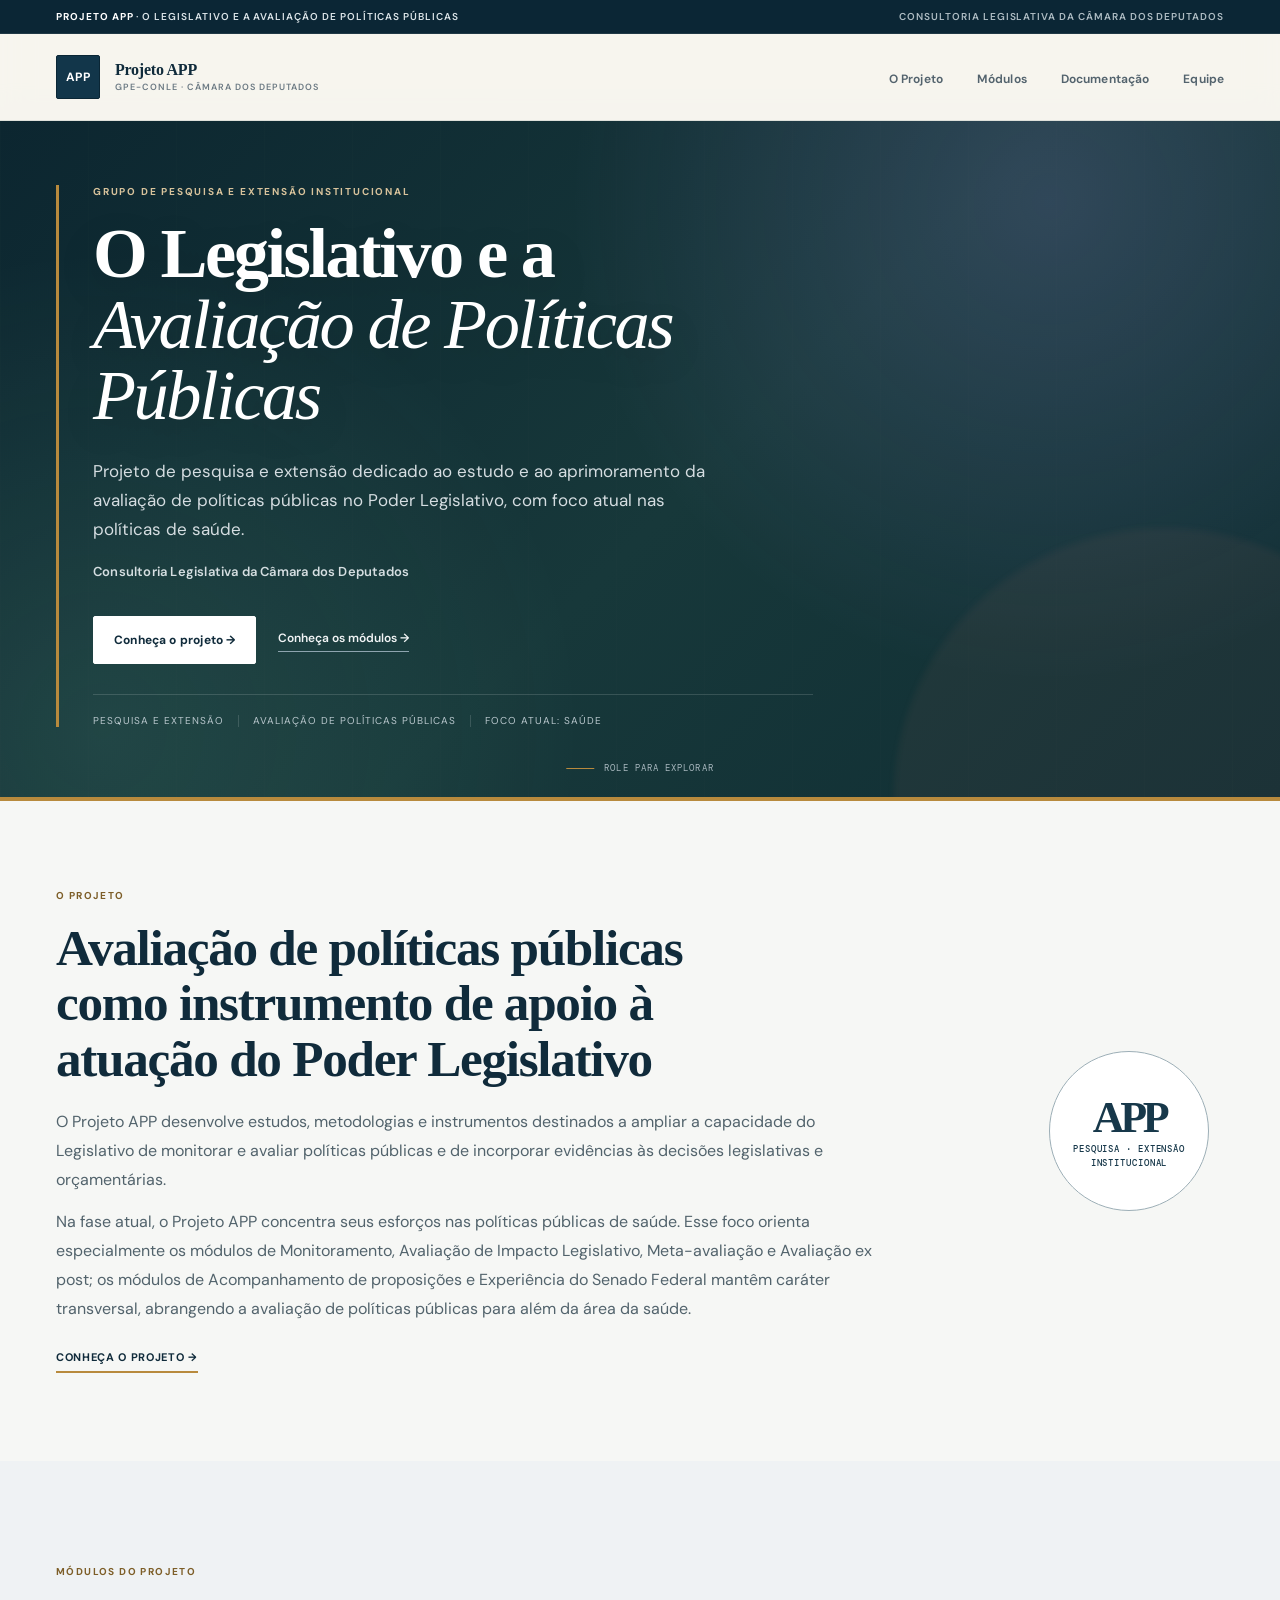
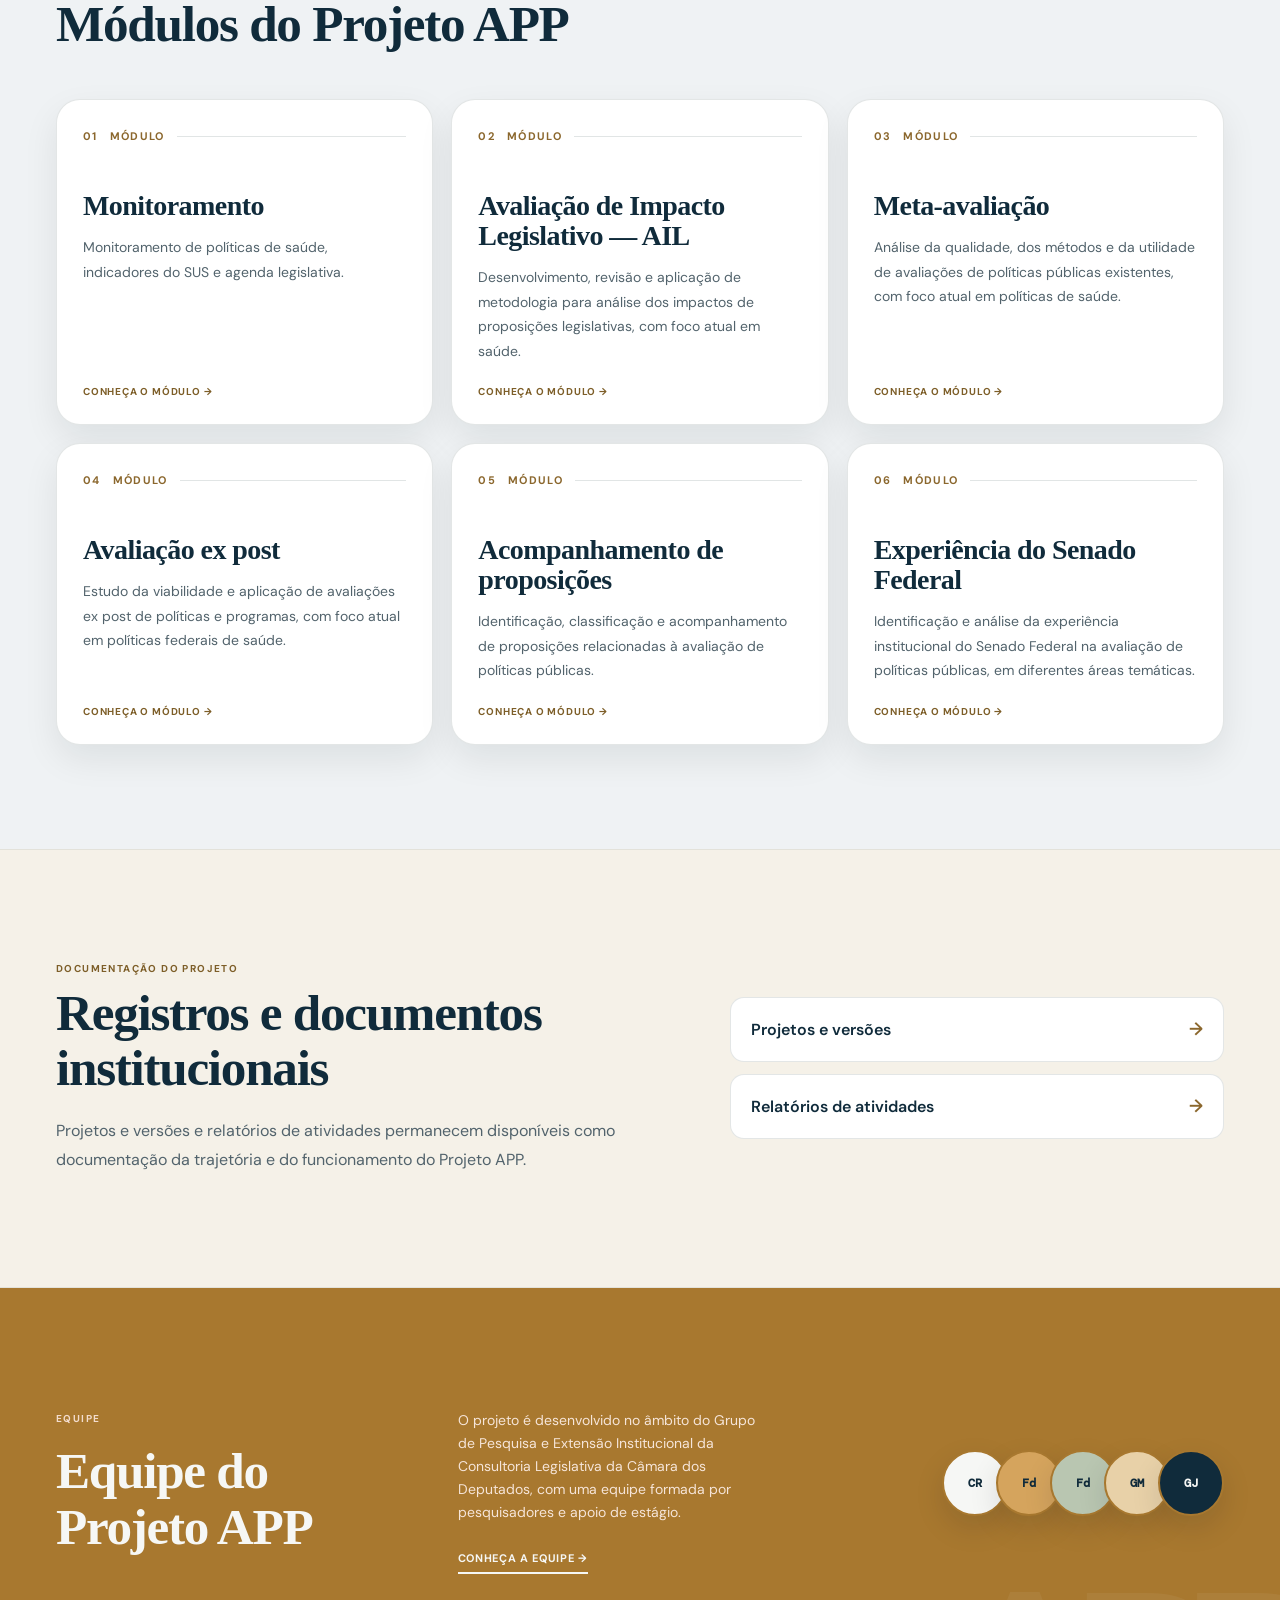
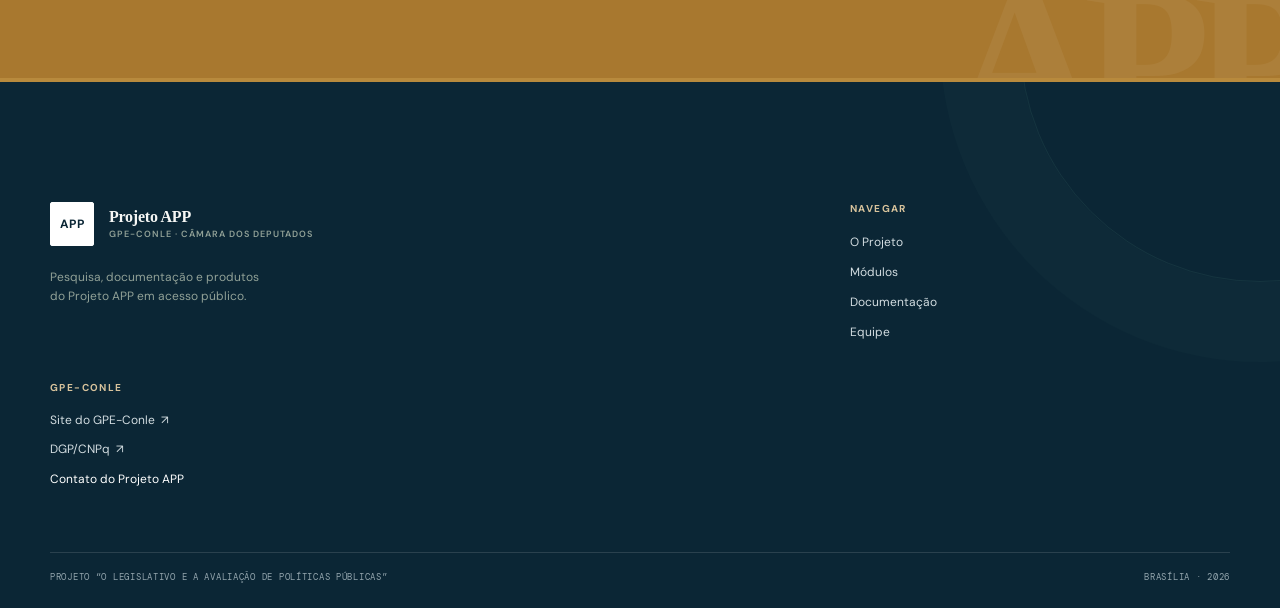
<file: index.html>
<!doctype html>
<html lang="pt-BR">
<head>
  <meta charset="UTF-8" />
  <meta name="viewport" content="width=device-width, initial-scale=1.0" />
  <meta name="theme-color" content="#183536" />
  <meta name="description" content="Projeto de pesquisa e extensão sobre avaliação de políticas públicas no Poder Legislativo, com foco atual nas políticas de saúde." />
  <meta name="color-scheme" content="light" />
  <meta name="robots" content="index,follow" />
  <meta property="og:title" content="Projeto APP — O Legislativo e a Avaliação de Políticas Públicas" />
  <meta property="og:description" content="Projeto de pesquisa e extensão sobre avaliação de políticas públicas no Poder Legislativo, com foco atual nas políticas de saúde." />
  <title>Projeto APP — O Legislativo e a Avaliação de Políticas Públicas</title>
  <link rel="stylesheet" href="./assets/css/styles.css" />
</head>
<body>
  <div id="app"></div>
  <noscript>Este site necessita de JavaScript habilitado para navegação entre suas seções.</noscript>
  <script type="module" src="./assets/js/app.js"></script>
</body>
</html>
</file>
<file: assets/css/styles.css>
@import"https://fonts.googleapis.com/css2?family=DM+Mono:wght@400;500&family=DM+Sans:wght@400;500;600;700&family=Fraunces:opsz,wght@9..144,500;9..144,600;9..144,700&display=swap";@layer components;/*! tailwindcss v4.1.14 | MIT License | https://tailwindcss.com */@layer properties{@supports (((-webkit-hyphens:none)) and (not (margin-trim:inline))) or ((-moz-orient:inline) and (not (color:rgb(from red r g b)))){*,:before,:after,::backdrop{--tw-translate-x:0;--tw-translate-y:0;--tw-translate-z:0;--tw-rotate-x:initial;--tw-rotate-y:initial;--tw-rotate-z:initial;--tw-skew-x:initial;--tw-skew-y:initial;--tw-border-style:solid;--tw-gradient-position:initial;--tw-gradient-from:#0000;--tw-gradient-via:#0000;--tw-gradient-to:#0000;--tw-gradient-stops:initial;--tw-gradient-via-stops:initial;--tw-gradient-from-position:0%;--tw-gradient-via-position:50%;--tw-gradient-to-position:100%;--tw-leading:initial;--tw-font-weight:initial;--tw-tracking:initial;--tw-ordinal:initial;--tw-slashed-zero:initial;--tw-numeric-figure:initial;--tw-numeric-spacing:initial;--tw-numeric-fraction:initial;--tw-shadow:0 0 #0000;--tw-shadow-color:initial;--tw-shadow-alpha:100%;--tw-inset-shadow:0 0 #0000;--tw-inset-shadow-color:initial;--tw-inset-shadow-alpha:100%;--tw-ring-color:initial;--tw-ring-shadow:0 0 #0000;--tw-inset-ring-color:initial;--tw-inset-ring-shadow:0 0 #0000;--tw-ring-inset:initial;--tw-ring-offset-width:0px;--tw-ring-offset-color:#fff;--tw-ring-offset-shadow:0 0 #0000;--tw-outline-style:solid;--tw-backdrop-blur:initial;--tw-backdrop-brightness:initial;--tw-backdrop-contrast:initial;--tw-backdrop-grayscale:initial;--tw-backdrop-hue-rotate:initial;--tw-backdrop-invert:initial;--tw-backdrop-opacity:initial;--tw-backdrop-saturate:initial;--tw-backdrop-sepia:initial;--tw-duration:initial;--tw-ease:initial;--tw-content:"";--tw-animation-delay:0s;--tw-animation-direction:normal;--tw-animation-duration:initial;--tw-animation-fill-mode:none;--tw-animation-iteration-count:1;--tw-enter-blur:0;--tw-enter-opacity:1;--tw-enter-rotate:0;--tw-enter-scale:1;--tw-enter-translate-x:0;--tw-enter-translate-y:0;--tw-exit-blur:0;--tw-exit-opacity:1;--tw-exit-rotate:0;--tw-exit-scale:1;--tw-exit-translate-x:0;--tw-exit-translate-y:0}}}@layer theme{:root,:host{--font-sans:ui-sans-serif,system-ui,sans-serif,"Apple Color Emoji","Segoe UI Emoji","Segoe UI Symbol","Noto Color Emoji";--font-mono:ui-monospace,SFMono-Regular,Menlo,Monaco,Consolas,"Liberation Mono","Courier New",monospace;--color-red-100:oklch(93.6% .032 17.717);--color-red-500:oklch(63.7% .237 25.331);--color-blue-600:oklch(54.6% .245 262.881);--color-blue-700:oklch(48.8% .243 264.376);--color-slate-50:oklch(98.4% .003 247.858);--color-slate-100:oklch(96.8% .007 247.896);--color-slate-600:oklch(44.6% .043 257.281);--color-slate-700:oklch(37.2% .044 257.287);--color-slate-900:oklch(20.8% .042 265.755);--color-black:#000;--color-white:#fff;--spacing:.25rem;--container-sm:24rem;--container-lg:32rem;--container-2xl:42rem;--text-xs:.75rem;--text-xs--line-height:calc(1/.75);--text-sm:.875rem;--text-sm--line-height:calc(1.25/.875);--text-base:1rem;--text-base--line-height: 1.5 ;--text-lg:1.125rem;--text-lg--line-height:calc(1.75/1.125);--text-xl:1.25rem;--text-xl--line-height:calc(1.75/1.25);--text-4xl:2.25rem;--text-4xl--line-height:calc(2.5/2.25);--font-weight-normal:400;--font-weight-medium:500;--font-weight-semibold:600;--font-weight-bold:700;--tracking-tight:-.025em;--tracking-widest:.1em;--leading-snug:1.375;--leading-normal:1.5;--leading-relaxed:1.625;--radius-xs:.125rem;--radius-sm:.25rem;--radius-md:.375rem;--radius-lg:.5rem;--radius-xl:.75rem;--ease-in-out:cubic-bezier(.4,0,.2,1);--animate-spin:spin 1s linear infinite;--animate-pulse:pulse 2s cubic-bezier(.4,0,.6,1)infinite;--blur-sm:8px;--blur-2xl:40px;--aspect-video:16/9;--default-transition-duration:.15s;--default-transition-timing-function:cubic-bezier(.4,0,.2,1);--default-font-family:var(--font-sans);--default-mono-font-family:var(--font-mono)}}@layer base{*,:after,:before,::backdrop{box-sizing:border-box;border:0 solid;margin:0;padding:0}::file-selector-button{box-sizing:border-box;border:0 solid;margin:0;padding:0}html,:host{-webkit-text-size-adjust:100%;tab-size:4;line-height:1.5;font-family:var(--default-font-family,ui-sans-serif,system-ui,sans-serif,"Apple Color Emoji","Segoe UI Emoji","Segoe UI Symbol","Noto Color Emoji");font-feature-settings:var(--default-font-feature-settings,normal);font-variation-settings:var(--default-font-variation-settings,normal);-webkit-tap-highlight-color:transparent}hr{height:0;color:inherit;border-top-width:1px}abbr:where([title]){-webkit-text-decoration:underline dotted;text-decoration:underline dotted}h1,h2,h3,h4,h5,h6{font-size:inherit;font-weight:inherit}a{color:inherit;-webkit-text-decoration:inherit;text-decoration:inherit}b,strong{font-weight:bolder}code,kbd,samp,pre{font-family:var(--default-mono-font-family,ui-monospace,SFMono-Regular,Menlo,Monaco,Consolas,"Liberation Mono","Courier New",monospace);font-feature-settings:var(--default-mono-font-feature-settings,normal);font-variation-settings:var(--default-mono-font-variation-settings,normal);font-size:1em}small{font-size:80%}sub,sup{vertical-align:baseline;font-size:75%;line-height:0;position:relative}sub{bottom:-.25em}sup{top:-.5em}table{text-indent:0;border-color:inherit;border-collapse:collapse}:-moz-focusring{outline:auto}progress{vertical-align:baseline}summary{display:list-item}ol,ul,menu{list-style:none}img,svg,video,canvas,audio,iframe,embed,object{vertical-align:middle;display:block}img,video{max-width:100%;height:auto}button,input,select,optgroup,textarea{font:inherit;font-feature-settings:inherit;font-variation-settings:inherit;letter-spacing:inherit;color:inherit;opacity:1;background-color:#0000;border-radius:0}::file-selector-button{font:inherit;font-feature-settings:inherit;font-variation-settings:inherit;letter-spacing:inherit;color:inherit;opacity:1;background-color:#0000;border-radius:0}:where(select:is([multiple],[size])) optgroup{font-weight:bolder}:where(select:is([multiple],[size])) optgroup option{padding-inline-start:20px}::file-selector-button{margin-inline-end:4px}::placeholder{opacity:1}@supports (not ((-webkit-appearance:-apple-pay-button))) or (contain-intrinsic-size:1px){::placeholder{color:currentColor}@supports (color:color-mix(in lab,red,red)){::placeholder{color:color-mix(in oklab,currentcolor 50%,transparent)}}}textarea{resize:vertical}::-webkit-search-decoration{-webkit-appearance:none}::-webkit-date-and-time-value{min-height:1lh;text-align:inherit}::-webkit-datetime-edit{display:inline-flex}::-webkit-datetime-edit-fields-wrapper{padding:0}::-webkit-datetime-edit{padding-block:0}::-webkit-datetime-edit-year-field{padding-block:0}::-webkit-datetime-edit-month-field{padding-block:0}::-webkit-datetime-edit-day-field{padding-block:0}::-webkit-datetime-edit-hour-field{padding-block:0}::-webkit-datetime-edit-minute-field{padding-block:0}::-webkit-datetime-edit-second-field{padding-block:0}::-webkit-datetime-edit-millisecond-field{padding-block:0}::-webkit-datetime-edit-meridiem-field{padding-block:0}::-webkit-calendar-picker-indicator{line-height:1}:-moz-ui-invalid{box-shadow:none}button,input:where([type=button],[type=reset],[type=submit]){appearance:button}::file-selector-button{appearance:button}::-webkit-inner-spin-button{height:auto}::-webkit-outer-spin-button{height:auto}[hidden]:where(:not([hidden=until-found])){display:none!important}}@layer utilities{.\@container\/card-header{container:card-header/inline-size}.\@container\/field-group{container:field-group/inline-size}.pointer-events-none{pointer-events:none}.invisible{visibility:hidden}.visible{visibility:visible}.sr-only{clip-path:inset(50%);white-space:nowrap;border-width:0;width:1px;height:1px;margin:-1px;padding:0;position:absolute;overflow:hidden}.absolute{position:absolute}.fixed{position:fixed}.relative{position:relative}.static{position:static}.inset-0{inset:calc(var(--spacing)*0)}.inset-x-0{inset-inline:calc(var(--spacing)*0)}.inset-y-0{inset-block:calc(var(--spacing)*0)}.-top-12{top:calc(var(--spacing)*-12)}.top-0{top:calc(var(--spacing)*0)}.top-1\.5{top:calc(var(--spacing)*1.5)}.top-1\/2{top:50%}.top-3\.5{top:calc(var(--spacing)*3.5)}.top-4{top:calc(var(--spacing)*4)}.top-\[1px\]{top:1px}.top-\[50\%\]{top:50%}.top-\[60\%\]{top:60%}.top-full{top:100%}.-right-12{right:calc(var(--spacing)*-12)}.right-0{right:calc(var(--spacing)*0)}.right-1{right:calc(var(--spacing)*1)}.right-2{right:calc(var(--spacing)*2)}.right-3{right:calc(var(--spacing)*3)}.right-4{right:calc(var(--spacing)*4)}.-bottom-12{bottom:calc(var(--spacing)*-12)}.bottom-0{bottom:calc(var(--spacing)*0)}.-left-12{left:calc(var(--spacing)*-12)}.left-0{left:calc(var(--spacing)*0)}.left-1\/2{left:50%}.left-2{left:calc(var(--spacing)*2)}.left-\[50\%\]{left:50%}.isolate{isolation:isolate}.z-10{z-index:10}.z-20{z-index:20}.z-50{z-index:50}.z-\[1\]{z-index:1}.order-first{order:-9999}.order-last{order:9999}.col-start-2{grid-column-start:2}.row-span-2{grid-row:span 2/span 2}.row-start-1{grid-row-start:1}.container{width:100%}@media (min-width:40rem){.container{max-width:40rem}}@media (min-width:48rem){.container{max-width:48rem}}@media (min-width:64rem){.container{max-width:64rem}}@media (min-width:80rem){.container{max-width:80rem}}@media (min-width:96rem){.container{max-width:96rem}}.\!m-0{margin:calc(var(--spacing)*0)!important}.-mx-1{margin-inline:calc(var(--spacing)*-1)}.mx-2{margin-inline:calc(var(--spacing)*2)}.mx-3\.5{margin-inline:calc(var(--spacing)*3.5)}.mx-4{margin-inline:calc(var(--spacing)*4)}.mx-auto{margin-inline:auto}.-my-2{margin-block:calc(var(--spacing)*-2)}.my-0{margin-block:calc(var(--spacing)*0)}.my-0\.5{margin-block:calc(var(--spacing)*.5)}.my-1{margin-block:calc(var(--spacing)*1)}.-mt-4{margin-top:calc(var(--spacing)*-4)}.mt-1\.5{margin-top:calc(var(--spacing)*1.5)}.mt-2{margin-top:calc(var(--spacing)*2)}.mt-4{margin-top:calc(var(--spacing)*4)}.mt-auto{margin-top:auto}.mr-2{margin-right:calc(var(--spacing)*2)}.mb-2{margin-bottom:calc(var(--spacing)*2)}.mb-3{margin-bottom:calc(var(--spacing)*3)}.mb-4{margin-bottom:calc(var(--spacing)*4)}.mb-6{margin-bottom:calc(var(--spacing)*6)}.mb-8{margin-bottom:calc(var(--spacing)*8)}.-ml-4{margin-left:calc(var(--spacing)*-4)}.ml-1{margin-left:calc(var(--spacing)*1)}.ml-4{margin-left:calc(var(--spacing)*4)}.ml-auto{margin-left:auto}.line-clamp-1{-webkit-line-clamp:1;-webkit-box-orient:vertical;display:-webkit-box;overflow:hidden}.line-clamp-2{-webkit-line-clamp:2;-webkit-box-orient:vertical;display:-webkit-box;overflow:hidden}.block{display:block}.flex{display:flex}.grid{display:grid}.hidden{display:none}.inline-flex{display:inline-flex}.table{display:table}.table-caption{display:table-caption}.table-cell{display:table-cell}.table-row{display:table-row}.field-sizing-content{field-sizing:content}.aspect-square{aspect-ratio:1}.aspect-video{aspect-ratio:var(--aspect-video)}.size-\(--cell-size\){width:var(--cell-size);height:var(--cell-size)}.size-2{width:calc(var(--spacing)*2);height:calc(var(--spacing)*2)}.size-2\.5{width:calc(var(--spacing)*2.5);height:calc(var(--spacing)*2.5)}.size-3{width:calc(var(--spacing)*3);height:calc(var(--spacing)*3)}.size-3\.5{width:calc(var(--spacing)*3.5);height:calc(var(--spacing)*3.5)}.size-4{width:calc(var(--spacing)*4);height:calc(var(--spacing)*4)}.size-6{width:calc(var(--spacing)*6);height:calc(var(--spacing)*6)}.size-7{width:calc(var(--spacing)*7);height:calc(var(--spacing)*7)}.size-8{width:calc(var(--spacing)*8);height:calc(var(--spacing)*8)}.size-9{width:calc(var(--spacing)*9);height:calc(var(--spacing)*9)}.size-10{width:calc(var(--spacing)*10);height:calc(var(--spacing)*10)}.size-auto{width:auto;height:auto}.size-full{width:100%;height:100%}.h-\(--cell-size\){height:var(--cell-size)}.h-1\.5{height:calc(var(--spacing)*1.5)}.h-2{height:calc(var(--spacing)*2)}.h-2\.5{height:calc(var(--spacing)*2.5)}.h-4{height:calc(var(--spacing)*4)}.h-5{height:calc(var(--spacing)*5)}.h-6{height:calc(var(--spacing)*6)}.h-7{height:calc(var(--spacing)*7)}.h-8{height:calc(var(--spacing)*8)}.h-9{height:calc(var(--spacing)*9)}.h-10{height:calc(var(--spacing)*10)}.h-12{height:calc(var(--spacing)*12)}.h-16{height:calc(var(--spacing)*16)}.h-\[1\.15rem\]{height:1.15rem}.h-\[500px\]{height:500px}.h-\[calc\(100\%-1px\)\]{height:calc(100% - 1px)}.h-\[var\(--radix-navigation-menu-viewport-height\)\]{height:var(--radix-navigation-menu-viewport-height)}.h-\[var\(--radix-select-trigger-height\)\]{height:var(--radix-select-trigger-height)}.h-auto{height:auto}.h-full{height:100%}.h-px{height:1px}.h-svh{height:100svh}.max-h-\(--radix-context-menu-content-available-height\){max-height:var(--radix-context-menu-content-available-height)}.max-h-\(--radix-dropdown-menu-content-available-height\){max-height:var(--radix-dropdown-menu-content-available-height)}.max-h-\(--radix-select-content-available-height\){max-height:var(--radix-select-content-available-height)}.max-h-\[300px\]{max-height:300px}.min-h-0{min-height:calc(var(--spacing)*0)}.min-h-4{min-height:calc(var(--spacing)*4)}.min-h-16{min-height:calc(var(--spacing)*16)}.min-h-screen{min-height:100vh}.min-h-svh{min-height:100svh}.w-\(--cell-size\){width:var(--cell-size)}.w-\(--sidebar-width\){width:var(--sidebar-width)}.w-0{width:calc(var(--spacing)*0)}.w-1{width:calc(var(--spacing)*1)}.w-2{width:calc(var(--spacing)*2)}.w-2\.5{width:calc(var(--spacing)*2.5)}.w-3{width:calc(var(--spacing)*3)}.w-3\/4{width:75%}.w-4{width:calc(var(--spacing)*4)}.w-5{width:calc(var(--spacing)*5)}.w-8{width:calc(var(--spacing)*8)}.w-9{width:calc(var(--spacing)*9)}.w-10{width:calc(var(--spacing)*10)}.w-16{width:calc(var(--spacing)*16)}.w-64{width:calc(var(--spacing)*64)}.w-72{width:calc(var(--spacing)*72)}.w-\[100px\]{width:100px}.w-\[400px\]{width:400px}.w-auto{width:auto}.w-fit{width:fit-content}.w-full{width:100%}.w-max{width:max-content}.w-px{width:1px}.max-w-\(--skeleton-width\){max-width:var(--skeleton-width)}.max-w-2xl{max-width:var(--container-2xl)}.max-w-\[calc\(100\%-2rem\)\]{max-width:calc(100% - 2rem)}.max-w-lg{max-width:var(--container-lg)}.max-w-max{max-width:max-content}.max-w-sm{max-width:var(--container-sm)}.min-w-\(--cell-size\){min-width:var(--cell-size)}.min-w-0{min-width:calc(var(--spacing)*0)}.min-w-5{min-width:calc(var(--spacing)*5)}.min-w-8{min-width:calc(var(--spacing)*8)}.min-w-9{min-width:calc(var(--spacing)*9)}.min-w-10{min-width:calc(var(--spacing)*10)}.min-w-\[8rem\]{min-width:8rem}.min-w-\[12rem\]{min-width:12rem}.min-w-\[var\(--radix-select-trigger-width\)\]{min-width:var(--radix-select-trigger-width)}.flex-1{flex:1}.flex-shrink-0,.shrink-0{flex-shrink:0}.grow{flex-grow:1}.grow-0{flex-grow:0}.basis-full{flex-basis:100%}.caption-bottom{caption-side:bottom}.border-collapse{border-collapse:collapse}.origin-\(--radix-context-menu-content-transform-origin\){transform-origin:var(--radix-context-menu-content-transform-origin)}.origin-\(--radix-dropdown-menu-content-transform-origin\){transform-origin:var(--radix-dropdown-menu-content-transform-origin)}.origin-\(--radix-hover-card-content-transform-origin\){transform-origin:var(--radix-hover-card-content-transform-origin)}.origin-\(--radix-menubar-content-transform-origin\){transform-origin:var(--radix-menubar-content-transform-origin)}.origin-\(--radix-popover-content-transform-origin\){transform-origin:var(--radix-popover-content-transform-origin)}.origin-\(--radix-select-content-transform-origin\){transform-origin:var(--radix-select-content-transform-origin)}.origin-\(--radix-tooltip-content-transform-origin\){transform-origin:var(--radix-tooltip-content-transform-origin)}.-translate-x-1\/2{--tw-translate-x: -50% ;translate:var(--tw-translate-x)var(--tw-translate-y)}.-translate-x-px{--tw-translate-x:-1px;translate:var(--tw-translate-x)var(--tw-translate-y)}.translate-x-\[-50\%\]{--tw-translate-x:-50%;translate:var(--tw-translate-x)var(--tw-translate-y)}.translate-x-px{--tw-translate-x:1px;translate:var(--tw-translate-x)var(--tw-translate-y)}.-translate-y-1\/2{--tw-translate-y: -50% ;translate:var(--tw-translate-x)var(--tw-translate-y)}.translate-y-0\.5{--tw-translate-y:calc(var(--spacing)*.5);translate:var(--tw-translate-x)var(--tw-translate-y)}.translate-y-\[-50\%\]{--tw-translate-y:-50%;translate:var(--tw-translate-x)var(--tw-translate-y)}.translate-y-\[calc\(-50\%_-_2px\)\]{--tw-translate-y: calc(-50% - 2px) ;translate:var(--tw-translate-x)var(--tw-translate-y)}.rotate-45{rotate:45deg}.rotate-90{rotate:90deg}.transform{transform:var(--tw-rotate-x,)var(--tw-rotate-y,)var(--tw-rotate-z,)var(--tw-skew-x,)var(--tw-skew-y,)}.animate-caret-blink{animation:1.25s ease-out infinite caret-blink}.animate-in{animation:enter var(--tw-animation-duration,var(--tw-duration,.15s))var(--tw-ease,ease)var(--tw-animation-delay,0s)var(--tw-animation-iteration-count,1)var(--tw-animation-direction,normal)var(--tw-animation-fill-mode,none)}.animate-pulse{animation:var(--animate-pulse)}.animate-spin{animation:var(--animate-spin)}.cursor-default{cursor:default}.cursor-pointer{cursor:pointer}.cursor-text{cursor:text}.touch-none{touch-action:none}.resize-none{resize:none}.scroll-my-1{scroll-margin-block:calc(var(--spacing)*1)}.scroll-py-1{scroll-padding-block:calc(var(--spacing)*1)}.list-disc{list-style-type:disc}.list-none{list-style-type:none}.auto-rows-min{grid-auto-rows:min-content}.grid-cols-\[0_1fr\]{grid-template-columns:0 1fr}.grid-rows-\[auto_auto\]{grid-template-rows:auto auto}.flex-col{flex-direction:column}.flex-col-reverse{flex-direction:column-reverse}.flex-row{flex-direction:row}.flex-wrap{flex-wrap:wrap}.items-center{align-items:center}.items-end{align-items:flex-end}.items-start{align-items:flex-start}.items-stretch{align-items:stretch}.justify-between{justify-content:space-between}.justify-center{justify-content:center}.justify-start{justify-content:flex-start}.justify-items-start{justify-items:start}.gap-0{gap:calc(var(--spacing)*0)}.gap-0\.5{gap:calc(var(--spacing)*.5)}.gap-1{gap:calc(var(--spacing)*1)}.gap-1\.5{gap:calc(var(--spacing)*1.5)}.gap-2{gap:calc(var(--spacing)*2)}.gap-2\.5{gap:calc(var(--spacing)*2.5)}.gap-3{gap:calc(var(--spacing)*3)}.gap-4{gap:calc(var(--spacing)*4)}.gap-6{gap:calc(var(--spacing)*6)}.gap-7{gap:calc(var(--spacing)*7)}.gap-y-0\.5{row-gap:calc(var(--spacing)*.5)}.self-start{align-self:flex-start}.self-stretch{align-self:stretch}.justify-self-end{justify-self:flex-end}.truncate{text-overflow:ellipsis;white-space:nowrap;overflow:hidden}.overflow-auto{overflow:auto}.overflow-hidden{overflow:hidden}.overflow-x-auto{overflow-x:auto}.overflow-x-hidden{overflow-x:hidden}.overflow-y-auto{overflow-y:auto}.rounded{border-radius:.25rem}.rounded-\[2px\]{border-radius:2px}.rounded-\[4px\]{border-radius:4px}.rounded-\[10px\]{border-radius:10px}.rounded-\[20px\]{border-radius:20px}.rounded-\[calc\(var\(--radius\)-5px\)\]{border-radius:calc(var(--radius) - 5px)}.rounded-\[inherit\]{border-radius:inherit}.rounded-full{border-radius:3.40282e38px}.rounded-lg{border-radius:var(--radius-lg)}.rounded-md{border-radius:var(--radius-md)}.rounded-none{border-radius:0}.rounded-sm{border-radius:var(--radius-sm)}.rounded-xl{border-radius:var(--radius-xl)}.rounded-xs{border-radius:var(--radius-xs)}.rounded-l-md{border-top-left-radius:var(--radius-md);border-bottom-left-radius:var(--radius-md)}.rounded-tl-sm{border-top-left-radius:var(--radius-sm)}.rounded-r-md{border-top-right-radius:var(--radius-md);border-bottom-right-radius:var(--radius-md)}.border{border-style:var(--tw-border-style);border-width:1px}.border-0{border-style:var(--tw-border-style);border-width:0}.border-\[1\.5px\]{border-style:var(--tw-border-style);border-width:1.5px}.border-y{border-block-style:var(--tw-border-style);border-block-width:1px}.border-t{border-top-style:var(--tw-border-style);border-top-width:1px}.border-r{border-right-style:var(--tw-border-style);border-right-width:1px}.border-b{border-bottom-style:var(--tw-border-style);border-bottom-width:1px}.border-l{border-left-style:var(--tw-border-style);border-left-width:1px}.border-dashed{--tw-border-style:dashed;border-style:dashed}.border-\(--color-border\){border-color:var(--color-border)}.border-\[rgba\(0\,0\,0\,0\.08\)\]{border-color:#00000014}.border-transparent{border-color:#0000}.border-t-transparent{border-top-color:#0000}.border-l-transparent{border-left-color:#0000}.bg-\(--color-bg\){background-color:var(--color-bg)}.bg-\[\#1a1a19\]{background-color:#1a1a19}.bg-\[\#f8f8f7\]{background-color:#f8f8f7}.bg-black\/50{background-color:#00000080}@supports (color:color-mix(in lab,red,red)){.bg-black\/50{background-color:color-mix(in oklab,var(--color-black)50%,transparent)}}.bg-blue-600{background-color:var(--color-blue-600)}.bg-red-100{background-color:var(--color-red-100)}.bg-transparent{background-color:#0000}.bg-white{background-color:var(--color-white)}.bg-white\/80{background-color:#fffc}@supports (color:color-mix(in lab,red,red)){.bg-white\/80{background-color:color-mix(in oklab,var(--color-white)80%,transparent)}}.bg-gradient-to-br{--tw-gradient-position:to bottom right in oklab;background-image:linear-gradient(var(--tw-gradient-stops))}.from-slate-50{--tw-gradient-from:var(--color-slate-50);--tw-gradient-stops:var(--tw-gradient-via-stops,var(--tw-gradient-position),var(--tw-gradient-from)var(--tw-gradient-from-position),var(--tw-gradient-to)var(--tw-gradient-to-position))}.to-slate-100{--tw-gradient-to:var(--color-slate-100);--tw-gradient-stops:var(--tw-gradient-via-stops,var(--tw-gradient-position),var(--tw-gradient-from)var(--tw-gradient-from-position),var(--tw-gradient-to)var(--tw-gradient-to-position))}.fill-current{fill:currentColor}.p-0{padding:calc(var(--spacing)*0)}.p-1{padding:calc(var(--spacing)*1)}.p-2{padding:calc(var(--spacing)*2)}.p-3{padding:calc(var(--spacing)*3)}.p-4{padding:calc(var(--spacing)*4)}.p-5{padding:calc(var(--spacing)*5)}.p-6{padding:calc(var(--spacing)*6)}.p-8{padding:calc(var(--spacing)*8)}.p-\[3px\]{padding:3px}.p-px{padding:1px}.px-\(--cell-size\){padding-inline:var(--cell-size)}.px-1{padding-inline:calc(var(--spacing)*1)}.px-1\.5{padding-inline:calc(var(--spacing)*1.5)}.px-2{padding-inline:calc(var(--spacing)*2)}.px-2\.5{padding-inline:calc(var(--spacing)*2.5)}.px-3{padding-inline:calc(var(--spacing)*3)}.px-4{padding-inline:calc(var(--spacing)*4)}.px-5{padding-inline:calc(var(--spacing)*5)}.px-6{padding-inline:calc(var(--spacing)*6)}.py-0\.5{padding-block:calc(var(--spacing)*.5)}.py-1{padding-block:calc(var(--spacing)*1)}.py-1\.5{padding-block:calc(var(--spacing)*1.5)}.py-2{padding-block:calc(var(--spacing)*2)}.py-2\.5{padding-block:calc(var(--spacing)*2.5)}.py-3{padding-block:calc(var(--spacing)*3)}.py-4{padding-block:calc(var(--spacing)*4)}.py-5{padding-block:calc(var(--spacing)*5)}.py-6{padding-block:calc(var(--spacing)*6)}.pt-0{padding-top:calc(var(--spacing)*0)}.pt-3{padding-top:calc(var(--spacing)*3)}.pt-4{padding-top:calc(var(--spacing)*4)}.pt-8{padding-top:calc(var(--spacing)*8)}.pt-12{padding-top:calc(var(--spacing)*12)}.pr-1{padding-right:calc(var(--spacing)*1)}.pr-2{padding-right:calc(var(--spacing)*2)}.pr-2\.5{padding-right:calc(var(--spacing)*2.5)}.pr-3{padding-right:calc(var(--spacing)*3)}.pr-8{padding-right:calc(var(--spacing)*8)}.pb-3{padding-bottom:calc(var(--spacing)*3)}.pb-4{padding-bottom:calc(var(--spacing)*4)}.pb-8{padding-bottom:calc(var(--spacing)*8)}.pl-2{padding-left:calc(var(--spacing)*2)}.pl-3{padding-left:calc(var(--spacing)*3)}.pl-4{padding-left:calc(var(--spacing)*4)}.pl-8{padding-left:calc(var(--spacing)*8)}.text-center{text-align:center}.text-left{text-align:left}.align-middle{vertical-align:middle}.font-mono{font-family:var(--font-mono)}.font-sans{font-family:var(--font-sans)}.text-4xl{font-size:var(--text-4xl);line-height:var(--tw-leading,var(--text-4xl--line-height))}.text-base{font-size:var(--text-base);line-height:var(--tw-leading,var(--text-base--line-height))}.text-lg{font-size:var(--text-lg);line-height:var(--tw-leading,var(--text-lg--line-height))}.text-sm{font-size:var(--text-sm);line-height:var(--tw-leading,var(--text-sm--line-height))}.text-sm\/relaxed{font-size:var(--text-sm);line-height:var(--leading-relaxed)}.text-xl{font-size:var(--text-xl);line-height:var(--tw-leading,var(--text-xl--line-height))}.text-xs{font-size:var(--text-xs);line-height:var(--tw-leading,var(--text-xs--line-height))}.text-\[0\.8rem\]{font-size:.8rem}.leading-5{--tw-leading:calc(var(--spacing)*5);line-height:calc(var(--spacing)*5)}.leading-\[26px\]{--tw-leading:26px;line-height:26px}.leading-none{--tw-leading:1;line-height:1}.leading-normal{--tw-leading:var(--leading-normal);line-height:var(--leading-normal)}.leading-relaxed{--tw-leading:var(--leading-relaxed);line-height:var(--leading-relaxed)}.leading-snug{--tw-leading:var(--leading-snug);line-height:var(--leading-snug)}.font-bold{--tw-font-weight:var(--font-weight-bold);font-weight:var(--font-weight-bold)}.font-medium{--tw-font-weight:var(--font-weight-medium);font-weight:var(--font-weight-medium)}.font-normal{--tw-font-weight:var(--font-weight-normal);font-weight:var(--font-weight-normal)}.font-semibold{--tw-font-weight:var(--font-weight-semibold);font-weight:var(--font-weight-semibold)}.tracking-\[-0\.44px\]{--tw-tracking:-.44px;letter-spacing:-.44px}.tracking-\[-0\.154px\]{--tw-tracking:-.154px;letter-spacing:-.154px}.tracking-tight{--tw-tracking:var(--tracking-tight);letter-spacing:var(--tracking-tight)}.tracking-widest{--tw-tracking:var(--tracking-widest);letter-spacing:var(--tracking-widest)}.text-balance{text-wrap:balance}.break-words{overflow-wrap:break-word}.whitespace-break-spaces{white-space:break-spaces}.whitespace-nowrap{white-space:nowrap}.text-\[\#34322d\]{color:#34322d}.text-\[\#858481\]{color:#858481}.text-current{color:currentColor}.text-red-500{color:var(--color-red-500)}.text-slate-600{color:var(--color-slate-600)}.text-slate-700{color:var(--color-slate-700)}.text-slate-900{color:var(--color-slate-900)}.text-white{color:var(--color-white)}.tabular-nums{--tw-numeric-spacing:tabular-nums;font-variant-numeric:var(--tw-ordinal,)var(--tw-slashed-zero,)var(--tw-numeric-figure,)var(--tw-numeric-spacing,)var(--tw-numeric-fraction,)}.underline-offset-4{text-underline-offset:4px}.opacity-0{opacity:0}.opacity-50{opacity:.5}.opacity-70{opacity:.7}.shadow{--tw-shadow:0 1px 3px 0 var(--tw-shadow-color,#0000001a),0 1px 2px -1px var(--tw-shadow-color,#0000001a);box-shadow:var(--tw-inset-shadow),var(--tw-inset-ring-shadow),var(--tw-ring-offset-shadow),var(--tw-ring-shadow),var(--tw-shadow)}.shadow-\[0_0_0_1px_hsl\(var\(--sidebar-border\)\)\]{--tw-shadow:0 0 0 1px var(--tw-shadow-color,hsl(var(--sidebar-border)));box-shadow:var(--tw-inset-shadow),var(--tw-inset-ring-shadow),var(--tw-ring-offset-shadow),var(--tw-ring-shadow),var(--tw-shadow)}.shadow-\[0px_4px_11px_0px_rgba\(0\,0\,0\,0\.08\)\]{--tw-shadow:0px 4px 11px 0px var(--tw-shadow-color,#00000014);box-shadow:var(--tw-inset-shadow),var(--tw-inset-ring-shadow),var(--tw-ring-offset-shadow),var(--tw-ring-shadow),var(--tw-shadow)}.shadow-lg{--tw-shadow:0 10px 15px -3px var(--tw-shadow-color,#0000001a),0 4px 6px -4px var(--tw-shadow-color,#0000001a);box-shadow:var(--tw-inset-shadow),var(--tw-inset-ring-shadow),var(--tw-ring-offset-shadow),var(--tw-ring-shadow),var(--tw-shadow)}.shadow-md{--tw-shadow:0 4px 6px -1px var(--tw-shadow-color,#0000001a),0 2px 4px -2px var(--tw-shadow-color,#0000001a);box-shadow:var(--tw-inset-shadow),var(--tw-inset-ring-shadow),var(--tw-ring-offset-shadow),var(--tw-ring-shadow),var(--tw-shadow)}.shadow-none{--tw-shadow:0 0 #0000;box-shadow:var(--tw-inset-shadow),var(--tw-inset-ring-shadow),var(--tw-ring-offset-shadow),var(--tw-ring-shadow),var(--tw-shadow)}.shadow-sm{--tw-shadow:0 1px 3px 0 var(--tw-shadow-color,#0000001a),0 1px 2px -1px var(--tw-shadow-color,#0000001a);box-shadow:var(--tw-inset-shadow),var(--tw-inset-ring-shadow),var(--tw-ring-offset-shadow),var(--tw-ring-shadow),var(--tw-shadow)}.shadow-xl{--tw-shadow:0 20px 25px -5px var(--tw-shadow-color,#0000001a),0 8px 10px -6px var(--tw-shadow-color,#0000001a);box-shadow:var(--tw-inset-shadow),var(--tw-inset-ring-shadow),var(--tw-ring-offset-shadow),var(--tw-ring-shadow),var(--tw-shadow)}.shadow-xs{--tw-shadow:0 1px 2px 0 var(--tw-shadow-color,#0000000d);box-shadow:var(--tw-inset-shadow),var(--tw-inset-ring-shadow),var(--tw-ring-offset-shadow),var(--tw-ring-shadow),var(--tw-shadow)}.ring-0{--tw-ring-shadow:var(--tw-ring-inset,)0 0 0 calc(0px + var(--tw-ring-offset-width))var(--tw-ring-color,currentcolor);box-shadow:var(--tw-inset-shadow),var(--tw-inset-ring-shadow),var(--tw-ring-offset-shadow),var(--tw-ring-shadow),var(--tw-shadow)}.outline-hidden{--tw-outline-style:none;outline-style:none}@media (forced-colors:active){.outline-hidden{outline-offset:2px;outline:2px solid #0000}}.outline{outline-style:var(--tw-outline-style);outline-width:1px}.backdrop-blur-2xl{--tw-backdrop-blur:blur(var(--blur-2xl));-webkit-backdrop-filter:var(--tw-backdrop-blur,)var(--tw-backdrop-brightness,)var(--tw-backdrop-contrast,)var(--tw-backdrop-grayscale,)var(--tw-backdrop-hue-rotate,)var(--tw-backdrop-invert,)var(--tw-backdrop-opacity,)var(--tw-backdrop-saturate,)var(--tw-backdrop-sepia,);backdrop-filter:var(--tw-backdrop-blur,)var(--tw-backdrop-brightness,)var(--tw-backdrop-contrast,)var(--tw-backdrop-grayscale,)var(--tw-backdrop-hue-rotate,)var(--tw-backdrop-invert,)var(--tw-backdrop-opacity,)var(--tw-backdrop-saturate,)var(--tw-backdrop-sepia,)}.backdrop-blur-sm{--tw-backdrop-blur:blur(var(--blur-sm));-webkit-backdrop-filter:var(--tw-backdrop-blur,)var(--tw-backdrop-brightness,)var(--tw-backdrop-contrast,)var(--tw-backdrop-grayscale,)var(--tw-backdrop-hue-rotate,)var(--tw-backdrop-invert,)var(--tw-backdrop-opacity,)var(--tw-backdrop-saturate,)var(--tw-backdrop-sepia,);backdrop-filter:var(--tw-backdrop-blur,)var(--tw-backdrop-brightness,)var(--tw-backdrop-contrast,)var(--tw-backdrop-grayscale,)var(--tw-backdrop-hue-rotate,)var(--tw-backdrop-invert,)var(--tw-backdrop-opacity,)var(--tw-backdrop-saturate,)var(--tw-backdrop-sepia,)}.transition{transition-property:color,background-color,border-color,outline-color,text-decoration-color,fill,stroke,--tw-gradient-from,--tw-gradient-via,--tw-gradient-to,opacity,box-shadow,transform,translate,scale,rotate,filter,-webkit-backdrop-filter,backdrop-filter,display,content-visibility,overlay,pointer-events;transition-timing-function:var(--tw-ease,var(--default-transition-timing-function));transition-duration:var(--tw-duration,var(--default-transition-duration))}.transition-\[color\,box-shadow\]{transition-property:color,box-shadow;transition-timing-function:var(--tw-ease,var(--default-transition-timing-function));transition-duration:var(--tw-duration,var(--default-transition-duration))}.transition-\[left\,right\,width\]{transition-property:left,right,width;transition-timing-function:var(--tw-ease,var(--default-transition-timing-function));transition-duration:var(--tw-duration,var(--default-transition-duration))}.transition-\[margin\,opacity\]{transition-property:margin,opacity;transition-timing-function:var(--tw-ease,var(--default-transition-timing-function));transition-duration:var(--tw-duration,var(--default-transition-duration))}.transition-\[width\,height\,padding\]{transition-property:width,height,padding;transition-timing-function:var(--tw-ease,var(--default-transition-timing-function));transition-duration:var(--tw-duration,var(--default-transition-duration))}.transition-\[width\]{transition-property:width;transition-timing-function:var(--tw-ease,var(--default-transition-timing-function));transition-duration:var(--tw-duration,var(--default-transition-duration))}.transition-all{transition-property:all;transition-timing-function:var(--tw-ease,var(--default-transition-timing-function));transition-duration:var(--tw-duration,var(--default-transition-duration))}.transition-colors{transition-property:color,background-color,border-color,outline-color,text-decoration-color,fill,stroke,--tw-gradient-from,--tw-gradient-via,--tw-gradient-to;transition-timing-function:var(--tw-ease,var(--default-transition-timing-function));transition-duration:var(--tw-duration,var(--default-transition-duration))}.transition-opacity{transition-property:opacity;transition-timing-function:var(--tw-ease,var(--default-transition-timing-function));transition-duration:var(--tw-duration,var(--default-transition-duration))}.transition-shadow{transition-property:box-shadow;transition-timing-function:var(--tw-ease,var(--default-transition-timing-function));transition-duration:var(--tw-duration,var(--default-transition-duration))}.transition-transform{transition-property:transform,translate,scale,rotate;transition-timing-function:var(--tw-ease,var(--default-transition-timing-function));transition-duration:var(--tw-duration,var(--default-transition-duration))}.transition-none{transition-property:none}.duration-100{--tw-duration:.1s;transition-duration:.1s}.duration-200{--tw-duration:.2s;transition-duration:.2s}.duration-300{--tw-duration:.3s;transition-duration:.3s}.duration-1000{--tw-duration:1s;transition-duration:1s}.ease-in-out{--tw-ease:var(--ease-in-out);transition-timing-function:var(--ease-in-out)}.ease-linear{--tw-ease:linear;transition-timing-function:linear}.fade-in-0{--tw-enter-opacity:0}.outline-none{--tw-outline-style:none;outline-style:none}.select-none{-webkit-user-select:none;user-select:none}.zoom-in-95{--tw-enter-scale:.95}.\[--cell-size\:--spacing\(8\)\]{--cell-size:calc(var(--spacing)*8)}.group-focus-within\/menu-item\:opacity-100:is(:where(.group\/menu-item):focus-within *){opacity:1}@media (hover:hover){.group-hover\/menu-item\:opacity-100:is(:where(.group\/menu-item):hover *){opacity:1}}.group-has-data-\[sidebar\=menu-action\]\/menu-item\:pr-8:is(:where(.group\/menu-item):has([data-sidebar=menu-action]) *){padding-right:calc(var(--spacing)*8)}.group-has-\[\[data-orientation\=horizontal\]\]\/field\:text-balance:is(:where(.group\/field):has([data-orientation=horizontal]) *){text-wrap:balance}.group-has-\[\[data-slot\=item-description\]\]\/item\:translate-y-0\.5:is(:where(.group\/item):has([data-slot=item-description]) *){--tw-translate-y:calc(var(--spacing)*.5);translate:var(--tw-translate-x)var(--tw-translate-y)}.group-has-\[\[data-slot\=item-description\]\]\/item\:self-start:is(:where(.group\/item):has([data-slot=item-description]) *){align-self:flex-start}.group-has-\[\>input\]\/input-group\:pt-2\.5:is(:where(.group\/input-group):has(>input) *){padding-top:calc(var(--spacing)*2.5)}.group-has-\[\>input\]\/input-group\:pb-2\.5:is(:where(.group\/input-group):has(>input) *){padding-bottom:calc(var(--spacing)*2.5)}.group-data-\[collapsible\=icon\]\:-mt-8:is(:where(.group)[data-collapsible=icon] *){margin-top:calc(var(--spacing)*-8)}.group-data-\[collapsible\=icon\]\:hidden:is(:where(.group)[data-collapsible=icon] *){display:none}.group-data-\[collapsible\=icon\]\:size-8\!:is(:where(.group)[data-collapsible=icon] *){width:calc(var(--spacing)*8)!important;height:calc(var(--spacing)*8)!important}.group-data-\[collapsible\=icon\]\:w-\(--sidebar-width-icon\):is(:where(.group)[data-collapsible=icon] *){width:var(--sidebar-width-icon)}.group-data-\[collapsible\=icon\]\:w-\[calc\(var\(--sidebar-width-icon\)\+\(--spacing\(4\)\)\)\]:is(:where(.group)[data-collapsible=icon] *){width:calc(var(--sidebar-width-icon) + (calc(var(--spacing)*4)))}.group-data-\[collapsible\=icon\]\:w-\[calc\(var\(--sidebar-width-icon\)\+\(--spacing\(4\)\)\+2px\)\]:is(:where(.group)[data-collapsible=icon] *){width:calc(var(--sidebar-width-icon) + (calc(var(--spacing)*4)) + 2px)}.group-data-\[collapsible\=icon\]\:overflow-hidden:is(:where(.group)[data-collapsible=icon] *){overflow:hidden}.group-data-\[collapsible\=icon\]\:p-0\!:is(:where(.group)[data-collapsible=icon] *){padding:calc(var(--spacing)*0)!important}.group-data-\[collapsible\=icon\]\:p-2\!:is(:where(.group)[data-collapsible=icon] *){padding:calc(var(--spacing)*2)!important}.group-data-\[collapsible\=icon\]\:opacity-0:is(:where(.group)[data-collapsible=icon] *){opacity:0}.group-data-\[collapsible\=offcanvas\]\:right-\[calc\(var\(--sidebar-width\)\*-1\)\]:is(:where(.group)[data-collapsible=offcanvas] *){right:calc(var(--sidebar-width)*-1)}.group-data-\[collapsible\=offcanvas\]\:left-\[calc\(var\(--sidebar-width\)\*-1\)\]:is(:where(.group)[data-collapsible=offcanvas] *){left:calc(var(--sidebar-width)*-1)}.group-data-\[collapsible\=offcanvas\]\:w-0:is(:where(.group)[data-collapsible=offcanvas] *){width:calc(var(--spacing)*0)}.group-data-\[collapsible\=offcanvas\]\:translate-x-0:is(:where(.group)[data-collapsible=offcanvas] *){--tw-translate-x:calc(var(--spacing)*0);translate:var(--tw-translate-x)var(--tw-translate-y)}.group-data-\[disabled\=true\]\:pointer-events-none:is(:where(.group)[data-disabled=true] *){pointer-events:none}.group-data-\[disabled\=true\]\:opacity-50:is(:where(.group)[data-disabled=true] *),.group-data-\[disabled\=true\]\/field\:opacity-50:is(:where(.group\/field)[data-disabled=true] *),.group-data-\[disabled\=true\]\/input-group\:opacity-50:is(:where(.group\/input-group)[data-disabled=true] *){opacity:.5}.group-data-\[focused\=true\]\/day\:relative:is(:where(.group\/day)[data-focused=true] *){position:relative}.group-data-\[focused\=true\]\/day\:z-10:is(:where(.group\/day)[data-focused=true] *){z-index:10}.group-data-\[focused\=true\]\/day\:ring-\[3px\]:is(:where(.group\/day)[data-focused=true] *){--tw-ring-shadow:var(--tw-ring-inset,)0 0 0 calc(3px + var(--tw-ring-offset-width))var(--tw-ring-color,currentcolor);box-shadow:var(--tw-inset-shadow),var(--tw-inset-ring-shadow),var(--tw-ring-offset-shadow),var(--tw-ring-shadow),var(--tw-shadow)}.group-data-\[side\=left\]\:-right-4:is(:where(.group)[data-side=left] *){right:calc(var(--spacing)*-4)}.group-data-\[side\=left\]\:border-r:is(:where(.group)[data-side=left] *){border-right-style:var(--tw-border-style);border-right-width:1px}.group-data-\[side\=right\]\:left-0:is(:where(.group)[data-side=right] *){left:calc(var(--spacing)*0)}.group-data-\[side\=right\]\:rotate-180:is(:where(.group)[data-side=right] *){rotate:180deg}.group-data-\[side\=right\]\:border-l:is(:where(.group)[data-side=right] *){border-left-style:var(--tw-border-style);border-left-width:1px}.group-data-\[state\=open\]\:rotate-180:is(:where(.group)[data-state=open] *){rotate:180deg}.group-data-\[variant\=floating\]\:rounded-lg:is(:where(.group)[data-variant=floating] *){border-radius:var(--radius-lg)}.group-data-\[variant\=floating\]\:border:is(:where(.group)[data-variant=floating] *){border-style:var(--tw-border-style);border-width:1px}.group-data-\[variant\=floating\]\:shadow-sm:is(:where(.group)[data-variant=floating] *){--tw-shadow:0 1px 3px 0 var(--tw-shadow-color,#0000001a),0 1px 2px -1px var(--tw-shadow-color,#0000001a);box-shadow:var(--tw-inset-shadow),var(--tw-inset-ring-shadow),var(--tw-ring-offset-shadow),var(--tw-ring-shadow),var(--tw-shadow)}.group-data-\[variant\=outline\]\/field-group\:-mb-2:is(:where(.group\/field-group)[data-variant=outline] *){margin-bottom:calc(var(--spacing)*-2)}.group-data-\[vaul-drawer-direction\=bottom\]\/drawer-content\:block:is(:where(.group\/drawer-content)[data-vaul-drawer-direction=bottom] *){display:block}.group-data-\[vaul-drawer-direction\=bottom\]\/drawer-content\:text-center:is(:where(.group\/drawer-content)[data-vaul-drawer-direction=bottom] *),.group-data-\[vaul-drawer-direction\=top\]\/drawer-content\:text-center:is(:where(.group\/drawer-content)[data-vaul-drawer-direction=top] *){text-align:center}.group-data-\[viewport\=false\]\/navigation-menu\:top-full:is(:where(.group\/navigation-menu)[data-viewport=false] *){top:100%}.group-data-\[viewport\=false\]\/navigation-menu\:mt-1\.5:is(:where(.group\/navigation-menu)[data-viewport=false] *){margin-top:calc(var(--spacing)*1.5)}.group-data-\[viewport\=false\]\/navigation-menu\:overflow-hidden:is(:where(.group\/navigation-menu)[data-viewport=false] *){overflow:hidden}.group-data-\[viewport\=false\]\/navigation-menu\:rounded-md:is(:where(.group\/navigation-menu)[data-viewport=false] *){border-radius:var(--radius-md)}.group-data-\[viewport\=false\]\/navigation-menu\:border:is(:where(.group\/navigation-menu)[data-viewport=false] *){border-style:var(--tw-border-style);border-width:1px}.group-data-\[viewport\=false\]\/navigation-menu\:shadow:is(:where(.group\/navigation-menu)[data-viewport=false] *){--tw-shadow:0 1px 3px 0 var(--tw-shadow-color,#0000001a),0 1px 2px -1px var(--tw-shadow-color,#0000001a);box-shadow:var(--tw-inset-shadow),var(--tw-inset-ring-shadow),var(--tw-ring-offset-shadow),var(--tw-ring-shadow),var(--tw-shadow)}.group-data-\[viewport\=false\]\/navigation-menu\:duration-200:is(:where(.group\/navigation-menu)[data-viewport=false] *){--tw-duration:.2s;transition-duration:.2s}.peer-disabled\:cursor-not-allowed:is(:where(.peer):disabled~*){cursor:not-allowed}.peer-disabled\:opacity-50:is(:where(.peer):disabled~*){opacity:.5}.peer-data-\[size\=default\]\/menu-button\:top-1\.5:is(:where(.peer\/menu-button)[data-size=default]~*){top:calc(var(--spacing)*1.5)}.peer-data-\[size\=lg\]\/menu-button\:top-2\.5:is(:where(.peer\/menu-button)[data-size=lg]~*){top:calc(var(--spacing)*2.5)}.peer-data-\[size\=sm\]\/menu-button\:top-1:is(:where(.peer\/menu-button)[data-size=sm]~*){top:calc(var(--spacing)*1)}.file\:inline-flex::file-selector-button{display:inline-flex}.file\:h-7::file-selector-button{height:calc(var(--spacing)*7)}.file\:border-0::file-selector-button{border-style:var(--tw-border-style);border-width:0}.file\:bg-transparent::file-selector-button{background-color:#0000}.file\:text-sm::file-selector-button{font-size:var(--text-sm);line-height:var(--tw-leading,var(--text-sm--line-height))}.file\:font-medium::file-selector-button{--tw-font-weight:var(--font-weight-medium);font-weight:var(--font-weight-medium)}.after\:absolute:after{content:var(--tw-content);position:absolute}.after\:-inset-2:after{content:var(--tw-content);inset:calc(var(--spacing)*-2)}.after\:inset-y-0:after{content:var(--tw-content);inset-block:calc(var(--spacing)*0)}.after\:left-1\/2:after{content:var(--tw-content);left:50%}.after\:w-1:after{content:var(--tw-content);width:calc(var(--spacing)*1)}.after\:w-\[2px\]:after{content:var(--tw-content);width:2px}.after\:-translate-x-1\/2:after{content:var(--tw-content);--tw-translate-x: -50% ;translate:var(--tw-translate-x)var(--tw-translate-y)}.group-data-\[collapsible\=offcanvas\]\:after\:left-full:is(:where(.group)[data-collapsible=offcanvas] *):after{content:var(--tw-content);left:100%}.first\:rounded-l-md:first-child{border-top-left-radius:var(--radius-md);border-bottom-left-radius:var(--radius-md)}.first\:border-l:first-child{border-left-style:var(--tw-border-style);border-left-width:1px}.last\:mt-0:last-child{margin-top:calc(var(--spacing)*0)}.last\:rounded-r-md:last-child{border-top-right-radius:var(--radius-md);border-bottom-right-radius:var(--radius-md)}.last\:border-b-0:last-child{border-bottom-style:var(--tw-border-style);border-bottom-width:0}@media (hover:hover){.hover\:bg-\[\#1a1a19\]\/90:hover{background-color:#1a1a19e6}.hover\:bg-blue-700:hover{background-color:var(--color-blue-700)}.hover\:underline:hover{text-decoration-line:underline}.hover\:opacity-90:hover{opacity:.9}.hover\:opacity-100:hover{opacity:1}.hover\:shadow-\[0_0_0_1px_hsl\(var\(--sidebar-accent\)\)\]:hover{--tw-shadow:0 0 0 1px var(--tw-shadow-color,hsl(var(--sidebar-accent)));box-shadow:var(--tw-inset-shadow),var(--tw-inset-ring-shadow),var(--tw-ring-offset-shadow),var(--tw-ring-shadow),var(--tw-shadow)}.hover\:shadow-lg:hover{--tw-shadow:0 10px 15px -3px var(--tw-shadow-color,#0000001a),0 4px 6px -4px var(--tw-shadow-color,#0000001a);box-shadow:var(--tw-inset-shadow),var(--tw-inset-ring-shadow),var(--tw-ring-offset-shadow),var(--tw-ring-shadow),var(--tw-shadow)}.hover\:ring-4:hover{--tw-ring-shadow:var(--tw-ring-inset,)0 0 0 calc(4px + var(--tw-ring-offset-width))var(--tw-ring-color,currentcolor);box-shadow:var(--tw-inset-shadow),var(--tw-inset-ring-shadow),var(--tw-ring-offset-shadow),var(--tw-ring-shadow),var(--tw-shadow)}}.focus\:z-10:focus{z-index:10}.focus\:ring-2:focus{--tw-ring-shadow:var(--tw-ring-inset,)0 0 0 calc(2px + var(--tw-ring-offset-width))var(--tw-ring-color,currentcolor);box-shadow:var(--tw-inset-shadow),var(--tw-inset-ring-shadow),var(--tw-ring-offset-shadow),var(--tw-ring-shadow),var(--tw-shadow)}.focus\:ring-offset-2:focus{--tw-ring-offset-width:2px;--tw-ring-offset-shadow:var(--tw-ring-inset,)0 0 0 var(--tw-ring-offset-width)var(--tw-ring-offset-color)}.focus\:outline-hidden:focus{--tw-outline-style:none;outline-style:none}@media (forced-colors:active){.focus\:outline-hidden:focus{outline-offset:2px;outline:2px solid #0000}}.focus-visible\:z-10:focus-visible{z-index:10}.focus-visible\:ring-0:focus-visible{--tw-ring-shadow:var(--tw-ring-inset,)0 0 0 calc(0px + var(--tw-ring-offset-width))var(--tw-ring-color,currentcolor);box-shadow:var(--tw-inset-shadow),var(--tw-inset-ring-shadow),var(--tw-ring-offset-shadow),var(--tw-ring-shadow),var(--tw-shadow)}.focus-visible\:ring-1:focus-visible{--tw-ring-shadow:var(--tw-ring-inset,)0 0 0 calc(1px + var(--tw-ring-offset-width))var(--tw-ring-color,currentcolor);box-shadow:var(--tw-inset-shadow),var(--tw-inset-ring-shadow),var(--tw-ring-offset-shadow),var(--tw-ring-shadow),var(--tw-shadow)}.focus-visible\:ring-2:focus-visible{--tw-ring-shadow:var(--tw-ring-inset,)0 0 0 calc(2px + var(--tw-ring-offset-width))var(--tw-ring-color,currentcolor);box-shadow:var(--tw-inset-shadow),var(--tw-inset-ring-shadow),var(--tw-ring-offset-shadow),var(--tw-ring-shadow),var(--tw-shadow)}.focus-visible\:ring-4:focus-visible{--tw-ring-shadow:var(--tw-ring-inset,)0 0 0 calc(4px + var(--tw-ring-offset-width))var(--tw-ring-color,currentcolor);box-shadow:var(--tw-inset-shadow),var(--tw-inset-ring-shadow),var(--tw-ring-offset-shadow),var(--tw-ring-shadow),var(--tw-shadow)}.focus-visible\:ring-\[3px\]:focus-visible{--tw-ring-shadow:var(--tw-ring-inset,)0 0 0 calc(3px + var(--tw-ring-offset-width))var(--tw-ring-color,currentcolor);box-shadow:var(--tw-inset-shadow),var(--tw-inset-ring-shadow),var(--tw-ring-offset-shadow),var(--tw-ring-shadow),var(--tw-shadow)}.focus-visible\:ring-offset-1:focus-visible{--tw-ring-offset-width:1px;--tw-ring-offset-shadow:var(--tw-ring-inset,)0 0 0 var(--tw-ring-offset-width)var(--tw-ring-offset-color)}.focus-visible\:outline-hidden:focus-visible{--tw-outline-style:none;outline-style:none}@media (forced-colors:active){.focus-visible\:outline-hidden:focus-visible{outline-offset:2px;outline:2px solid #0000}}.focus-visible\:outline-1:focus-visible{outline-style:var(--tw-outline-style);outline-width:1px}.disabled\:pointer-events-none:disabled{pointer-events:none}.disabled\:cursor-not-allowed:disabled{cursor:not-allowed}.disabled\:opacity-50:disabled{opacity:.5}:where([data-side=left]) .in-data-\[side\=left\]\:cursor-w-resize{cursor:w-resize}:where([data-side=right]) .in-data-\[side\=right\]\:cursor-e-resize{cursor:e-resize}.has-focus\:ring-\[3px\]:has(:focus){--tw-ring-shadow:var(--tw-ring-inset,)0 0 0 calc(3px + var(--tw-ring-offset-width))var(--tw-ring-color,currentcolor);box-shadow:var(--tw-inset-shadow),var(--tw-inset-ring-shadow),var(--tw-ring-offset-shadow),var(--tw-ring-shadow),var(--tw-shadow)}.has-disabled\:opacity-50:has(:disabled){opacity:.5}.has-data-\[slot\=card-action\]\:grid-cols-\[1fr_auto\]:has([data-slot=card-action]){grid-template-columns:1fr auto}.has-\[\[data-slot\=input-group-control\]\:focus-visible\]\:ring-\[3px\]:has([data-slot=input-group-control]:focus-visible){--tw-ring-shadow:var(--tw-ring-inset,)0 0 0 calc(3px + var(--tw-ring-offset-width))var(--tw-ring-color,currentcolor);box-shadow:var(--tw-inset-shadow),var(--tw-inset-ring-shadow),var(--tw-ring-offset-shadow),var(--tw-ring-shadow),var(--tw-shadow)}.has-\[\>\[data-align\=block-end\]\]\:h-auto:has(>[data-align=block-end]){height:auto}.has-\[\>\[data-align\=block-end\]\]\:flex-col:has(>[data-align=block-end]){flex-direction:column}.has-\[\>\[data-align\=block-start\]\]\:h-auto:has(>[data-align=block-start]){height:auto}.has-\[\>\[data-align\=block-start\]\]\:flex-col:has(>[data-align=block-start]){flex-direction:column}.has-\[\>\[data-slot\=button-group\]\]\:gap-2:has(>[data-slot=button-group]){gap:calc(var(--spacing)*2)}.has-\[\>\[data-slot\=checkbox-group\]\]\:gap-3:has(>[data-slot=checkbox-group]){gap:calc(var(--spacing)*3)}.has-\[\>\[data-slot\=field-content\]\]\:items-start:has(>[data-slot=field-content]){align-items:flex-start}.has-\[\>\[data-slot\=field\]\]\:w-full:has(>[data-slot=field]){width:100%}.has-\[\>\[data-slot\=field\]\]\:flex-col:has(>[data-slot=field]){flex-direction:column}.has-\[\>\[data-slot\=field\]\]\:rounded-md:has(>[data-slot=field]){border-radius:var(--radius-md)}.has-\[\>\[data-slot\=field\]\]\:border:has(>[data-slot=field]){border-style:var(--tw-border-style);border-width:1px}.has-\[\>\[data-slot\=radio-group\]\]\:gap-3:has(>[data-slot=radio-group]){gap:calc(var(--spacing)*3)}.has-\[\>button\]\:mr-\[-0\.45rem\]:has(>button){margin-right:-.45rem}.has-\[\>button\]\:ml-\[-0\.45rem\]:has(>button){margin-left:-.45rem}.has-\[\>kbd\]\:mr-\[-0\.35rem\]:has(>kbd){margin-right:-.35rem}.has-\[\>kbd\]\:ml-\[-0\.35rem\]:has(>kbd){margin-left:-.35rem}.has-\[\>svg\]\:grid-cols-\[calc\(var\(--spacing\)\*4\)_1fr\]:has(>svg){grid-template-columns:calc(var(--spacing)*4)1fr}.has-\[\>svg\]\:gap-x-3:has(>svg){column-gap:calc(var(--spacing)*3)}.has-\[\>svg\]\:p-0:has(>svg){padding:calc(var(--spacing)*0)}.has-\[\>svg\]\:px-2:has(>svg){padding-inline:calc(var(--spacing)*2)}.has-\[\>svg\]\:px-2\.5:has(>svg){padding-inline:calc(var(--spacing)*2.5)}.has-\[\>svg\]\:px-3:has(>svg){padding-inline:calc(var(--spacing)*3)}.has-\[\>svg\]\:px-4:has(>svg){padding-inline:calc(var(--spacing)*4)}.has-\[\>textarea\]\:h-auto:has(>textarea){height:auto}.aria-disabled\:pointer-events-none[aria-disabled=true]{pointer-events:none}.aria-disabled\:opacity-50[aria-disabled=true]{opacity:.5}.data-\[active\=true\]\:z-10[data-active=true]{z-index:10}.data-\[active\=true\]\:font-medium[data-active=true]{--tw-font-weight:var(--font-weight-medium);font-weight:var(--font-weight-medium)}.data-\[active\=true\]\:ring-\[3px\][data-active=true]{--tw-ring-shadow:var(--tw-ring-inset,)0 0 0 calc(3px + var(--tw-ring-offset-width))var(--tw-ring-color,currentcolor);box-shadow:var(--tw-inset-shadow),var(--tw-inset-ring-shadow),var(--tw-ring-offset-shadow),var(--tw-ring-shadow),var(--tw-shadow)}.data-\[disabled\]\:pointer-events-none[data-disabled]{pointer-events:none}.data-\[disabled\]\:opacity-50[data-disabled]{opacity:.5}.data-\[disabled\=true\]\:pointer-events-none[data-disabled=true]{pointer-events:none}.data-\[disabled\=true\]\:opacity-50[data-disabled=true]{opacity:.5}.data-\[inset\]\:pl-8[data-inset]{padding-left:calc(var(--spacing)*8)}.data-\[motion\=from-end\]\:slide-in-from-right-52[data-motion=from-end]{--tw-enter-translate-x:calc(52*var(--spacing))}.data-\[motion\=from-start\]\:slide-in-from-left-52[data-motion=from-start]{--tw-enter-translate-x:calc(52*var(--spacing)*-1)}.data-\[motion\=to-end\]\:slide-out-to-right-52[data-motion=to-end]{--tw-exit-translate-x:calc(52*var(--spacing))}.data-\[motion\=to-start\]\:slide-out-to-left-52[data-motion=to-start]{--tw-exit-translate-x:calc(52*var(--spacing)*-1)}.data-\[motion\^\=from-\]\:animate-in[data-motion^=from-]{animation:enter var(--tw-animation-duration,var(--tw-duration,.15s))var(--tw-ease,ease)var(--tw-animation-delay,0s)var(--tw-animation-iteration-count,1)var(--tw-animation-direction,normal)var(--tw-animation-fill-mode,none)}.data-\[motion\^\=from-\]\:fade-in[data-motion^=from-]{--tw-enter-opacity:0}.data-\[motion\^\=to-\]\:animate-out[data-motion^=to-]{animation:exit var(--tw-animation-duration,var(--tw-duration,.15s))var(--tw-ease,ease)var(--tw-animation-delay,0s)var(--tw-animation-iteration-count,1)var(--tw-animation-direction,normal)var(--tw-animation-fill-mode,none)}.data-\[motion\^\=to-\]\:fade-out[data-motion^=to-]{--tw-exit-opacity:0}.data-\[orientation\=horizontal\]\:h-1\.5[data-orientation=horizontal]{height:calc(var(--spacing)*1.5)}.data-\[orientation\=horizontal\]\:h-full[data-orientation=horizontal]{height:100%}.data-\[orientation\=horizontal\]\:h-px[data-orientation=horizontal]{height:1px}.data-\[orientation\=horizontal\]\:w-full[data-orientation=horizontal]{width:100%}.data-\[orientation\=vertical\]\:h-auto[data-orientation=vertical]{height:auto}.data-\[orientation\=vertical\]\:h-full[data-orientation=vertical]{height:100%}.data-\[orientation\=vertical\]\:min-h-44[data-orientation=vertical]{min-height:calc(var(--spacing)*44)}.data-\[orientation\=vertical\]\:w-1\.5[data-orientation=vertical]{width:calc(var(--spacing)*1.5)}.data-\[orientation\=vertical\]\:w-auto[data-orientation=vertical]{width:auto}.data-\[orientation\=vertical\]\:w-full[data-orientation=vertical]{width:100%}.data-\[orientation\=vertical\]\:w-px[data-orientation=vertical]{width:1px}.data-\[orientation\=vertical\]\:flex-col[data-orientation=vertical]{flex-direction:column}.data-\[panel-group-direction\=vertical\]\:h-px[data-panel-group-direction=vertical]{height:1px}.data-\[panel-group-direction\=vertical\]\:w-full[data-panel-group-direction=vertical]{width:100%}.data-\[panel-group-direction\=vertical\]\:flex-col[data-panel-group-direction=vertical]{flex-direction:column}.data-\[panel-group-direction\=vertical\]\:after\:left-0[data-panel-group-direction=vertical]:after{content:var(--tw-content);left:calc(var(--spacing)*0)}.data-\[panel-group-direction\=vertical\]\:after\:h-1[data-panel-group-direction=vertical]:after{content:var(--tw-content);height:calc(var(--spacing)*1)}.data-\[panel-group-direction\=vertical\]\:after\:w-full[data-panel-group-direction=vertical]:after{content:var(--tw-content);width:100%}.data-\[panel-group-direction\=vertical\]\:after\:translate-x-0[data-panel-group-direction=vertical]:after{content:var(--tw-content);--tw-translate-x:calc(var(--spacing)*0);translate:var(--tw-translate-x)var(--tw-translate-y)}.data-\[panel-group-direction\=vertical\]\:after\:-translate-y-1\/2[data-panel-group-direction=vertical]:after{content:var(--tw-content);--tw-translate-y: -50% ;translate:var(--tw-translate-x)var(--tw-translate-y)}.data-\[range-end\=true\]\:rounded-md[data-range-end=true]{border-radius:var(--radius-md)}.data-\[range-end\=true\]\:rounded-r-md[data-range-end=true]{border-top-right-radius:var(--radius-md);border-bottom-right-radius:var(--radius-md)}.data-\[range-middle\=true\]\:rounded-none[data-range-middle=true]{border-radius:0}.data-\[range-start\=true\]\:rounded-md[data-range-start=true]{border-radius:var(--radius-md)}.data-\[range-start\=true\]\:rounded-l-md[data-range-start=true]{border-top-left-radius:var(--radius-md);border-bottom-left-radius:var(--radius-md)}.data-\[selected\=true\]\:rounded-none[data-selected=true]{border-radius:0}.data-\[side\=bottom\]\:translate-y-1[data-side=bottom]{--tw-translate-y:calc(var(--spacing)*1);translate:var(--tw-translate-x)var(--tw-translate-y)}.data-\[side\=bottom\]\:slide-in-from-top-2[data-side=bottom]{--tw-enter-translate-y:calc(2*var(--spacing)*-1)}.data-\[side\=left\]\:-translate-x-1[data-side=left]{--tw-translate-x:calc(var(--spacing)*-1);translate:var(--tw-translate-x)var(--tw-translate-y)}.data-\[side\=left\]\:slide-in-from-right-2[data-side=left]{--tw-enter-translate-x:calc(2*var(--spacing))}.data-\[side\=right\]\:translate-x-1[data-side=right]{--tw-translate-x:calc(var(--spacing)*1);translate:var(--tw-translate-x)var(--tw-translate-y)}.data-\[side\=right\]\:slide-in-from-left-2[data-side=right]{--tw-enter-translate-x:calc(2*var(--spacing)*-1)}.data-\[side\=top\]\:-translate-y-1[data-side=top]{--tw-translate-y:calc(var(--spacing)*-1);translate:var(--tw-translate-x)var(--tw-translate-y)}.data-\[side\=top\]\:slide-in-from-bottom-2[data-side=top]{--tw-enter-translate-y:calc(2*var(--spacing))}.data-\[size\=default\]\:h-9[data-size=default]{height:calc(var(--spacing)*9)}.data-\[size\=sm\]\:h-8[data-size=sm]{height:calc(var(--spacing)*8)}.data-\[slot\=checkbox-group\]\:gap-3[data-slot=checkbox-group]{gap:calc(var(--spacing)*3)}:is(.\*\*\:data-\[slot\=command-input-wrapper\]\:h-12 *)[data-slot=command-input-wrapper]{height:calc(var(--spacing)*12)}:is(.\*\*\:data-\[slot\=navigation-menu-link\]\:focus\:ring-0 *)[data-slot=navigation-menu-link]:focus{--tw-ring-shadow:var(--tw-ring-inset,)0 0 0 calc(0px + var(--tw-ring-offset-width))var(--tw-ring-color,currentcolor);box-shadow:var(--tw-inset-shadow),var(--tw-inset-ring-shadow),var(--tw-ring-offset-shadow),var(--tw-ring-shadow),var(--tw-shadow)}:is(.\*\*\:data-\[slot\=navigation-menu-link\]\:focus\:outline-none *)[data-slot=navigation-menu-link]:focus{--tw-outline-style:none;outline-style:none}:is(.\*\:data-\[slot\=select-value\]\:line-clamp-1>*)[data-slot=select-value]{-webkit-line-clamp:1;-webkit-box-orient:vertical;display:-webkit-box;overflow:hidden}:is(.\*\:data-\[slot\=select-value\]\:flex>*)[data-slot=select-value]{display:flex}:is(.\*\:data-\[slot\=select-value\]\:items-center>*)[data-slot=select-value]{align-items:center}:is(.\*\:data-\[slot\=select-value\]\:gap-2>*)[data-slot=select-value]{gap:calc(var(--spacing)*2)}.data-\[state\=active\]\:shadow-sm[data-state=active]{--tw-shadow:0 1px 3px 0 var(--tw-shadow-color,#0000001a),0 1px 2px -1px var(--tw-shadow-color,#0000001a);box-shadow:var(--tw-inset-shadow),var(--tw-inset-ring-shadow),var(--tw-ring-offset-shadow),var(--tw-ring-shadow),var(--tw-shadow)}.data-\[state\=checked\]\:translate-x-\[calc\(100\%-2px\)\][data-state=checked]{--tw-translate-x: calc(100% - 2px) ;translate:var(--tw-translate-x)var(--tw-translate-y)}.data-\[state\=closed\]\:animate-accordion-up[data-state=closed]{animation:accordion-up var(--tw-animation-duration,var(--tw-duration,.2s))var(--tw-ease,ease-out)var(--tw-animation-delay,0s)var(--tw-animation-iteration-count,1)var(--tw-animation-direction,normal)var(--tw-animation-fill-mode,none)}.data-\[state\=closed\]\:animate-out[data-state=closed]{animation:exit var(--tw-animation-duration,var(--tw-duration,.15s))var(--tw-ease,ease)var(--tw-animation-delay,0s)var(--tw-animation-iteration-count,1)var(--tw-animation-direction,normal)var(--tw-animation-fill-mode,none)}.data-\[state\=closed\]\:duration-300[data-state=closed]{--tw-duration:.3s;transition-duration:.3s}.data-\[state\=closed\]\:fade-out-0[data-state=closed]{--tw-exit-opacity:0}.data-\[state\=closed\]\:zoom-out-95[data-state=closed]{--tw-exit-scale:.95}.data-\[state\=closed\]\:slide-out-to-bottom[data-state=closed]{--tw-exit-translate-y:100%}.data-\[state\=closed\]\:slide-out-to-left[data-state=closed]{--tw-exit-translate-x:-100%}.data-\[state\=closed\]\:slide-out-to-right[data-state=closed]{--tw-exit-translate-x:100%}.data-\[state\=closed\]\:slide-out-to-top[data-state=closed]{--tw-exit-translate-y:-100%}.group-data-\[viewport\=false\]\/navigation-menu\:data-\[state\=closed\]\:animate-out:is(:where(.group\/navigation-menu)[data-viewport=false] *)[data-state=closed]{animation:exit var(--tw-animation-duration,var(--tw-duration,.15s))var(--tw-ease,ease)var(--tw-animation-delay,0s)var(--tw-animation-iteration-count,1)var(--tw-animation-direction,normal)var(--tw-animation-fill-mode,none)}.group-data-\[viewport\=false\]\/navigation-menu\:data-\[state\=closed\]\:fade-out-0:is(:where(.group\/navigation-menu)[data-viewport=false] *)[data-state=closed]{--tw-exit-opacity:0}.group-data-\[viewport\=false\]\/navigation-menu\:data-\[state\=closed\]\:zoom-out-95:is(:where(.group\/navigation-menu)[data-viewport=false] *)[data-state=closed]{--tw-exit-scale:.95}.data-\[state\=hidden\]\:animate-out[data-state=hidden]{animation:exit var(--tw-animation-duration,var(--tw-duration,.15s))var(--tw-ease,ease)var(--tw-animation-delay,0s)var(--tw-animation-iteration-count,1)var(--tw-animation-direction,normal)var(--tw-animation-fill-mode,none)}.data-\[state\=hidden\]\:fade-out[data-state=hidden]{--tw-exit-opacity:0}.data-\[state\=open\]\:animate-accordion-down[data-state=open]{animation:accordion-down var(--tw-animation-duration,var(--tw-duration,.2s))var(--tw-ease,ease-out)var(--tw-animation-delay,0s)var(--tw-animation-iteration-count,1)var(--tw-animation-direction,normal)var(--tw-animation-fill-mode,none)}.data-\[state\=open\]\:animate-in[data-state=open]{animation:enter var(--tw-animation-duration,var(--tw-duration,.15s))var(--tw-ease,ease)var(--tw-animation-delay,0s)var(--tw-animation-iteration-count,1)var(--tw-animation-direction,normal)var(--tw-animation-fill-mode,none)}.data-\[state\=open\]\:opacity-100[data-state=open]{opacity:1}.data-\[state\=open\]\:duration-500[data-state=open]{--tw-duration:.5s;transition-duration:.5s}.data-\[state\=open\]\:fade-in-0[data-state=open]{--tw-enter-opacity:0}.data-\[state\=open\]\:zoom-in-90[data-state=open]{--tw-enter-scale:.9}.data-\[state\=open\]\:zoom-in-95[data-state=open]{--tw-enter-scale:.95}.data-\[state\=open\]\:slide-in-from-bottom[data-state=open]{--tw-enter-translate-y:100%}.data-\[state\=open\]\:slide-in-from-left[data-state=open]{--tw-enter-translate-x:-100%}.data-\[state\=open\]\:slide-in-from-right[data-state=open]{--tw-enter-translate-x:100%}.data-\[state\=open\]\:slide-in-from-top[data-state=open]{--tw-enter-translate-y:-100%}.group-data-\[viewport\=false\]\/navigation-menu\:data-\[state\=open\]\:animate-in:is(:where(.group\/navigation-menu)[data-viewport=false] *)[data-state=open]{animation:enter var(--tw-animation-duration,var(--tw-duration,.15s))var(--tw-ease,ease)var(--tw-animation-delay,0s)var(--tw-animation-iteration-count,1)var(--tw-animation-direction,normal)var(--tw-animation-fill-mode,none)}.group-data-\[viewport\=false\]\/navigation-menu\:data-\[state\=open\]\:fade-in-0:is(:where(.group\/navigation-menu)[data-viewport=false] *)[data-state=open]{--tw-enter-opacity:0}.group-data-\[viewport\=false\]\/navigation-menu\:data-\[state\=open\]\:zoom-in-95:is(:where(.group\/navigation-menu)[data-viewport=false] *)[data-state=open]{--tw-enter-scale:.95}.data-\[state\=unchecked\]\:translate-x-0[data-state=unchecked]{--tw-translate-x:calc(var(--spacing)*0);translate:var(--tw-translate-x)var(--tw-translate-y)}.data-\[state\=visible\]\:animate-in[data-state=visible]{animation:enter var(--tw-animation-duration,var(--tw-duration,.15s))var(--tw-ease,ease)var(--tw-animation-delay,0s)var(--tw-animation-iteration-count,1)var(--tw-animation-direction,normal)var(--tw-animation-fill-mode,none)}.data-\[state\=visible\]\:fade-in[data-state=visible]{--tw-enter-opacity:0}.data-\[variant\=label\]\:text-sm[data-variant=label]{font-size:var(--text-sm);line-height:var(--tw-leading,var(--text-sm--line-height))}.data-\[variant\=legend\]\:text-base[data-variant=legend]{font-size:var(--text-base);line-height:var(--tw-leading,var(--text-base--line-height))}.data-\[variant\=outline\]\:border-l-0[data-variant=outline]{border-left-style:var(--tw-border-style);border-left-width:0}.data-\[variant\=outline\]\:shadow-xs[data-variant=outline]{--tw-shadow:0 1px 2px 0 var(--tw-shadow-color,#0000000d);box-shadow:var(--tw-inset-shadow),var(--tw-inset-ring-shadow),var(--tw-ring-offset-shadow),var(--tw-ring-shadow),var(--tw-shadow)}.data-\[variant\=outline\]\:first\:border-l[data-variant=outline]:first-child{border-left-style:var(--tw-border-style);border-left-width:1px}.data-\[vaul-drawer-direction\=bottom\]\:inset-x-0[data-vaul-drawer-direction=bottom]{inset-inline:calc(var(--spacing)*0)}.data-\[vaul-drawer-direction\=bottom\]\:bottom-0[data-vaul-drawer-direction=bottom]{bottom:calc(var(--spacing)*0)}.data-\[vaul-drawer-direction\=bottom\]\:mt-24[data-vaul-drawer-direction=bottom]{margin-top:calc(var(--spacing)*24)}.data-\[vaul-drawer-direction\=bottom\]\:max-h-\[80vh\][data-vaul-drawer-direction=bottom]{max-height:80vh}.data-\[vaul-drawer-direction\=bottom\]\:rounded-t-lg[data-vaul-drawer-direction=bottom]{border-top-left-radius:var(--radius-lg);border-top-right-radius:var(--radius-lg)}.data-\[vaul-drawer-direction\=bottom\]\:border-t[data-vaul-drawer-direction=bottom]{border-top-style:var(--tw-border-style);border-top-width:1px}.data-\[vaul-drawer-direction\=left\]\:inset-y-0[data-vaul-drawer-direction=left]{inset-block:calc(var(--spacing)*0)}.data-\[vaul-drawer-direction\=left\]\:left-0[data-vaul-drawer-direction=left]{left:calc(var(--spacing)*0)}.data-\[vaul-drawer-direction\=left\]\:w-3\/4[data-vaul-drawer-direction=left]{width:75%}.data-\[vaul-drawer-direction\=left\]\:border-r[data-vaul-drawer-direction=left]{border-right-style:var(--tw-border-style);border-right-width:1px}.data-\[vaul-drawer-direction\=right\]\:inset-y-0[data-vaul-drawer-direction=right]{inset-block:calc(var(--spacing)*0)}.data-\[vaul-drawer-direction\=right\]\:right-0[data-vaul-drawer-direction=right]{right:calc(var(--spacing)*0)}.data-\[vaul-drawer-direction\=right\]\:w-3\/4[data-vaul-drawer-direction=right]{width:75%}.data-\[vaul-drawer-direction\=right\]\:border-l[data-vaul-drawer-direction=right]{border-left-style:var(--tw-border-style);border-left-width:1px}.data-\[vaul-drawer-direction\=top\]\:inset-x-0[data-vaul-drawer-direction=top]{inset-inline:calc(var(--spacing)*0)}.data-\[vaul-drawer-direction\=top\]\:top-0[data-vaul-drawer-direction=top]{top:calc(var(--spacing)*0)}.data-\[vaul-drawer-direction\=top\]\:mb-24[data-vaul-drawer-direction=top]{margin-bottom:calc(var(--spacing)*24)}.data-\[vaul-drawer-direction\=top\]\:max-h-\[80vh\][data-vaul-drawer-direction=top]{max-height:80vh}.data-\[vaul-drawer-direction\=top\]\:rounded-b-lg[data-vaul-drawer-direction=top]{border-bottom-right-radius:var(--radius-lg);border-bottom-left-radius:var(--radius-lg)}.data-\[vaul-drawer-direction\=top\]\:border-b[data-vaul-drawer-direction=top]{border-bottom-style:var(--tw-border-style);border-bottom-width:1px}.nth-last-2\:-mt-1:nth-last-child(2){margin-top:calc(var(--spacing)*-1)}@media (min-width:40rem){.sm\:block{display:block}.sm\:flex{display:flex}.sm\:max-w-lg{max-width:var(--container-lg)}.sm\:max-w-sm{max-width:var(--container-sm)}.sm\:flex-row{flex-direction:row}.sm\:justify-end{justify-content:flex-end}.sm\:gap-2\.5{gap:calc(var(--spacing)*2.5)}.sm\:pr-2\.5{padding-right:calc(var(--spacing)*2.5)}.sm\:pl-2\.5{padding-left:calc(var(--spacing)*2.5)}.sm\:text-left{text-align:left}.data-\[vaul-drawer-direction\=left\]\:sm\:max-w-sm[data-vaul-drawer-direction=left],.data-\[vaul-drawer-direction\=right\]\:sm\:max-w-sm[data-vaul-drawer-direction=right]{max-width:var(--container-sm)}}@media (min-width:48rem){.md\:absolute{position:absolute}.md\:block{display:block}.md\:flex{display:flex}.md\:w-\[var\(--radix-navigation-menu-viewport-width\)\]{width:var(--radix-navigation-menu-viewport-width)}.md\:w-auto{width:auto}.md\:flex-row{flex-direction:row}.md\:gap-1\.5{gap:calc(var(--spacing)*1.5)}.md\:p-12{padding:calc(var(--spacing)*12)}.md\:text-left{text-align:left}.md\:text-sm{font-size:var(--text-sm);line-height:var(--tw-leading,var(--text-sm--line-height))}.md\:opacity-0{opacity:0}.md\:peer-data-\[variant\=inset\]\:m-2:is(:where(.peer)[data-variant=inset]~*){margin:calc(var(--spacing)*2)}.md\:peer-data-\[variant\=inset\]\:ml-0:is(:where(.peer)[data-variant=inset]~*){margin-left:calc(var(--spacing)*0)}.md\:peer-data-\[variant\=inset\]\:rounded-xl:is(:where(.peer)[data-variant=inset]~*){border-radius:var(--radius-xl)}.md\:peer-data-\[variant\=inset\]\:shadow-sm:is(:where(.peer)[data-variant=inset]~*){--tw-shadow:0 1px 3px 0 var(--tw-shadow-color,#0000001a),0 1px 2px -1px var(--tw-shadow-color,#0000001a);box-shadow:var(--tw-inset-shadow),var(--tw-inset-ring-shadow),var(--tw-ring-offset-shadow),var(--tw-ring-shadow),var(--tw-shadow)}.md\:peer-data-\[variant\=inset\]\:peer-data-\[state\=collapsed\]\:ml-2:is(:where(.peer)[data-variant=inset]~*):is(:where(.peer)[data-state=collapsed]~*){margin-left:calc(var(--spacing)*2)}.md\:after\:hidden:after{content:var(--tw-content);display:none}}@container field-group (min-width:28rem){.\@md\/field-group\:flex-row{flex-direction:row}.\@md\/field-group\:items-center{align-items:center}.\@md\/field-group\:has-\[\>\[data-slot\=field-content\]\]\:items-start:has(>[data-slot=field-content]){align-items:flex-start}}@media (prefers-color-scheme:dark){.dark\:bg-transparent{background-color:#0000}}.\[\&_\.recharts-dot\[stroke\=\'\#fff\'\]\]\:stroke-transparent .recharts-dot[stroke="#fff"]{stroke:#0000}.\[\&_\.recharts-layer\]\:outline-hidden .recharts-layer{--tw-outline-style:none;outline-style:none}@media (forced-colors:active){.\[\&_\.recharts-layer\]\:outline-hidden .recharts-layer{outline-offset:2px;outline:2px solid #0000}}.\[\&_\.recharts-sector\]\:outline-hidden .recharts-sector{--tw-outline-style:none;outline-style:none}@media (forced-colors:active){.\[\&_\.recharts-sector\]\:outline-hidden .recharts-sector{outline-offset:2px;outline:2px solid #0000}}.\[\&_\.recharts-sector\[stroke\=\'\#fff\'\]\]\:stroke-transparent .recharts-sector[stroke="#fff"]{stroke:#0000}.\[\&_\.recharts-surface\]\:outline-hidden .recharts-surface{--tw-outline-style:none;outline-style:none}@media (forced-colors:active){.\[\&_\.recharts-surface\]\:outline-hidden .recharts-surface{outline-offset:2px;outline:2px solid #0000}}.\[\&_\[cmdk-group-heading\]\]\:px-2 [cmdk-group-heading]{padding-inline:calc(var(--spacing)*2)}.\[\&_\[cmdk-group-heading\]\]\:py-1\.5 [cmdk-group-heading]{padding-block:calc(var(--spacing)*1.5)}.\[\&_\[cmdk-group-heading\]\]\:text-xs [cmdk-group-heading]{font-size:var(--text-xs);line-height:var(--tw-leading,var(--text-xs--line-height))}.\[\&_\[cmdk-group-heading\]\]\:font-medium [cmdk-group-heading]{--tw-font-weight:var(--font-weight-medium);font-weight:var(--font-weight-medium)}.\[\&_\[cmdk-group\]\]\:px-2 [cmdk-group]{padding-inline:calc(var(--spacing)*2)}.\[\&_\[cmdk-group\]\:not\(\[hidden\]\)_\~\[cmdk-group\]\]\:pt-0 [cmdk-group]:not([hidden])~[cmdk-group]{padding-top:calc(var(--spacing)*0)}.\[\&_\[cmdk-input-wrapper\]_svg\]\:h-5 [cmdk-input-wrapper] svg{height:calc(var(--spacing)*5)}.\[\&_\[cmdk-input-wrapper\]_svg\]\:w-5 [cmdk-input-wrapper] svg{width:calc(var(--spacing)*5)}.\[\&_\[cmdk-input\]\]\:h-12 [cmdk-input]{height:calc(var(--spacing)*12)}.\[\&_\[cmdk-item\]\]\:px-2 [cmdk-item]{padding-inline:calc(var(--spacing)*2)}.\[\&_\[cmdk-item\]\]\:py-3 [cmdk-item]{padding-block:calc(var(--spacing)*3)}.\[\&_\[cmdk-item\]_svg\]\:h-5 [cmdk-item] svg{height:calc(var(--spacing)*5)}.\[\&_\[cmdk-item\]_svg\]\:w-5 [cmdk-item] svg{width:calc(var(--spacing)*5)}.\[\&_img\]\:size-full img{width:100%;height:100%}.\[\&_img\]\:object-cover img{object-fit:cover}.\[\&_p\]\:leading-relaxed p{--tw-leading:var(--leading-relaxed);line-height:var(--leading-relaxed)}.\[\&_svg\]\:pointer-events-none svg{pointer-events:none}.\[\&_svg\]\:shrink-0 svg{flex-shrink:0}.\[\&_svg\:not\(\[class\*\=\'size-\'\]\)\]\:size-3 svg:not([class*=size-]){width:calc(var(--spacing)*3);height:calc(var(--spacing)*3)}.\[\&_svg\:not\(\[class\*\=\'size-\'\]\)\]\:size-4 svg:not([class*=size-]){width:calc(var(--spacing)*4);height:calc(var(--spacing)*4)}.\[\&_svg\:not\(\[class\*\=\'size-\'\]\)\]\:size-6 svg:not([class*=size-]){width:calc(var(--spacing)*6);height:calc(var(--spacing)*6)}.\[\&_tr\]\:border-b tr{border-bottom-style:var(--tw-border-style);border-bottom-width:1px}.\[\&_tr\:last-child\]\:border-0 tr:last-child{border-style:var(--tw-border-style);border-width:0}.\[\&\+\[data-slot\=item-content\]\]\:flex-none+[data-slot=item-content]{flex:none}.\[\&\:first-child\[data-selected\=true\]_button\]\:rounded-l-md:first-child[data-selected=true] button{border-top-left-radius:var(--radius-md);border-bottom-left-radius:var(--radius-md)}.\[\&\:has\(\[role\=checkbox\]\)\]\:pr-0:has([role=checkbox]){padding-right:calc(var(--spacing)*0)}.\[\.border-b\]\:pb-3.border-b{padding-bottom:calc(var(--spacing)*3)}.\[\.border-b\]\:pb-6.border-b{padding-bottom:calc(var(--spacing)*6)}.\[\.border-t\]\:pt-3.border-t{padding-top:calc(var(--spacing)*3)}.\[\.border-t\]\:pt-6.border-t{padding-top:calc(var(--spacing)*6)}:is(.rtl\:\*\*\:\[\.rdp-button\\_next\>svg\]\:rotate-180:where(:dir(rtl),[dir=rtl],[dir=rtl] *) *):is(.rdp-button_next>svg),:is(.rtl\:\*\*\:\[\.rdp-button\\_previous\>svg\]\:rotate-180:where(:dir(rtl),[dir=rtl],[dir=rtl] *) *):is(.rdp-button_previous>svg){rotate:180deg}.\[a\]\:transition-colors:is(a){transition-property:color,background-color,border-color,outline-color,text-decoration-color,fill,stroke,--tw-gradient-from,--tw-gradient-via,--tw-gradient-to;transition-timing-function:var(--tw-ease,var(--default-transition-timing-function));transition-duration:var(--tw-duration,var(--default-transition-duration))}:is(.\*\:\[span\]\:last\:flex>*):is(span):last-child{display:flex}:is(.\*\:\[span\]\:last\:items-center>*):is(span):last-child{align-items:center}:is(.\*\:\[span\]\:last\:gap-2>*):is(span):last-child{gap:calc(var(--spacing)*2)}.\[\&\:last-child\[data-selected\=true\]_button\]\:rounded-r-md:last-child[data-selected=true] button{border-top-right-radius:var(--radius-md);border-bottom-right-radius:var(--radius-md)}.\[\&\>\*\]\:w-full>*{width:100%}.\[\&\>\*\]\:focus-visible\:relative>:focus-visible{position:relative}.\[\&\>\*\]\:focus-visible\:z-10>:focus-visible{z-index:10}.\[\&\>\*\]\:data-\[slot\=field\]\:p-4>[data-slot=field]{padding:calc(var(--spacing)*4)}@container field-group (min-width:28rem){.\@md\/field-group\:\[\&\>\*\]\:w-auto>*{width:auto}}.\[\&\>\*\:not\(\:first-child\)\]\:rounded-t-none>:not(:first-child){border-top-left-radius:0;border-top-right-radius:0}.\[\&\>\*\:not\(\:first-child\)\]\:rounded-l-none>:not(:first-child){border-top-left-radius:0;border-bottom-left-radius:0}.\[\&\>\*\:not\(\:first-child\)\]\:border-t-0>:not(:first-child){border-top-style:var(--tw-border-style);border-top-width:0}.\[\&\>\*\:not\(\:first-child\)\]\:border-l-0>:not(:first-child){border-left-style:var(--tw-border-style);border-left-width:0}.\[\&\>\*\:not\(\:last-child\)\]\:rounded-r-none>:not(:last-child){border-top-right-radius:0;border-bottom-right-radius:0}.\[\&\>\*\:not\(\:last-child\)\]\:rounded-b-none>:not(:last-child){border-bottom-right-radius:0;border-bottom-left-radius:0}.\[\&\>\.sr-only\]\:w-auto>.sr-only{width:auto}.\[\&\>\[data-slot\=field-group\]\]\:gap-4>[data-slot=field-group]{gap:calc(var(--spacing)*4)}.\[\&\>\[data-slot\=field-label\]\]\:flex-auto>[data-slot=field-label]{flex:auto}@container field-group (min-width:28rem){.\@md\/field-group\:\[\&\>\[data-slot\=field-label\]\]\:flex-auto>[data-slot=field-label]{flex:auto}}.has-\[select\[aria-hidden\=true\]\:last-child\]\:\[\&\>\[data-slot\=select-trigger\]\:last-of-type\]\:rounded-r-md:has(:is(select[aria-hidden=true]:last-child))>[data-slot=select-trigger]:last-of-type{border-top-right-radius:var(--radius-md);border-bottom-right-radius:var(--radius-md)}.\[\&\>\[data-slot\=select-trigger\]\:not\(\[class\*\=\'w-\'\]\)\]\:w-fit>[data-slot=select-trigger]:not([class*=w-]){width:fit-content}.\[\&\>\[role\=checkbox\]\]\:translate-y-\[2px\]>[role=checkbox]{--tw-translate-y:2px;translate:var(--tw-translate-x)var(--tw-translate-y)}.has-\[\>\[data-slot\=field-content\]\]\:\[\&\>\[role\=checkbox\]\,\[role\=radio\]\]\:mt-px:has(>[data-slot=field-content])>[role=checkbox],.has-\[\>\[data-slot\=field-content\]\]\:\[\&\>\[role\=checkbox\]\,\[role\=radio\]\]\:mt-px:has(>[data-slot=field-content]) [role=radio]{margin-top:1px}@container field-group (min-width:28rem){.\@md\/field-group\:has-\[\>\[data-slot\=field-content\]\]\:\[\&\>\[role\=checkbox\]\,\[role\=radio\]\]\:mt-px:has(>[data-slot=field-content])>[role=checkbox],.\@md\/field-group\:has-\[\>\[data-slot\=field-content\]\]\:\[\&\>\[role\=checkbox\]\,\[role\=radio\]\]\:mt-px:has(>[data-slot=field-content]) [role=radio]{margin-top:1px}}.\[\&\>a\]\:underline>a{text-decoration-line:underline}.\[\&\>a\]\:underline-offset-4>a{text-underline-offset:4px}.\[\&\>button\]\:hidden>button{display:none}.\[\&\>input\]\:flex-1>input{flex:1}.has-\[\>\[data-align\=block-end\]\]\:\[\&\>input\]\:pt-3:has(>[data-align=block-end])>input{padding-top:calc(var(--spacing)*3)}.has-\[\>\[data-align\=block-start\]\]\:\[\&\>input\]\:pb-3:has(>[data-align=block-start])>input{padding-bottom:calc(var(--spacing)*3)}.has-\[\>\[data-align\=inline-end\]\]\:\[\&\>input\]\:pr-2:has(>[data-align=inline-end])>input{padding-right:calc(var(--spacing)*2)}.has-\[\>\[data-align\=inline-start\]\]\:\[\&\>input\]\:pl-2:has(>[data-align=inline-start])>input{padding-left:calc(var(--spacing)*2)}.\[\&\>kbd\]\:rounded-\[calc\(var\(--radius\)-5px\)\]>kbd{border-radius:calc(var(--radius) - 5px)}.\[\&\>span\]\:text-xs>span{font-size:var(--text-xs);line-height:var(--tw-leading,var(--text-xs--line-height))}.\[\&\>span\]\:opacity-70>span{opacity:.7}.\[\&\>span\:last-child\]\:truncate>span:last-child{text-overflow:ellipsis;white-space:nowrap;overflow:hidden}.\[\&\>svg\]\:pointer-events-none>svg{pointer-events:none}.\[\&\>svg\]\:size-3>svg{width:calc(var(--spacing)*3);height:calc(var(--spacing)*3)}.\[\&\>svg\]\:size-3\.5>svg{width:calc(var(--spacing)*3.5);height:calc(var(--spacing)*3.5)}.\[\&\>svg\]\:size-4>svg{width:calc(var(--spacing)*4);height:calc(var(--spacing)*4)}.\[\&\>svg\]\:h-2\.5>svg{height:calc(var(--spacing)*2.5)}.\[\&\>svg\]\:h-3>svg{height:calc(var(--spacing)*3)}.\[\&\>svg\]\:w-2\.5>svg{width:calc(var(--spacing)*2.5)}.\[\&\>svg\]\:w-3>svg{width:calc(var(--spacing)*3)}.\[\&\>svg\]\:shrink-0>svg{flex-shrink:0}.\[\&\>svg\]\:translate-y-0\.5>svg{--tw-translate-y:calc(var(--spacing)*.5);translate:var(--tw-translate-x)var(--tw-translate-y)}.\[\&\>svg\]\:text-current>svg{color:currentColor}.\[\&\>svg\:not\(\[class\*\=\'size-\'\]\)\]\:size-3\.5>svg:not([class*=size-]){width:calc(var(--spacing)*3.5);height:calc(var(--spacing)*3.5)}.\[\&\>svg\:not\(\[class\*\=\'size-\'\]\)\]\:size-4>svg:not([class*=size-]){width:calc(var(--spacing)*4);height:calc(var(--spacing)*4)}.\[\&\>tr\]\:last\:border-b-0>tr:last-child{border-bottom-style:var(--tw-border-style);border-bottom-width:0}.\[\&\[data-panel-group-direction\=vertical\]\>div\]\:rotate-90[data-panel-group-direction=vertical]>div{rotate:90deg}.\[\&\[data-state\=open\]\>svg\]\:rotate-180[data-state=open]>svg{rotate:180deg}[data-side=left][data-collapsible=offcanvas] .\[\[data-side\=left\]\[data-collapsible\=offcanvas\]_\&\]\:-right-2{right:calc(var(--spacing)*-2)}[data-side=left][data-state=collapsed] .\[\[data-side\=left\]\[data-state\=collapsed\]_\&\]\:cursor-e-resize{cursor:e-resize}[data-side=right][data-collapsible=offcanvas] .\[\[data-side\=right\]\[data-collapsible\=offcanvas\]_\&\]\:-left-2{left:calc(var(--spacing)*-2)}[data-side=right][data-state=collapsed] .\[\[data-side\=right\]\[data-state\=collapsed\]_\&\]\:cursor-w-resize{cursor:w-resize}[data-slot=card-content] .\[\[data-slot\=card-content\]_\&\]\:bg-transparent,[data-slot=popover-content] .\[\[data-slot\=popover-content\]_\&\]\:bg-transparent{background-color:#0000}[data-variant=legend]+.\[\[data-variant\=legend\]\+\&\]\:-mt-1\.5{margin-top:calc(var(--spacing)*-1.5)}}@property --tw-animation-delay{syntax:"*";inherits:false;initial-value:0s}@property --tw-animation-direction{syntax:"*";inherits:false;initial-value:normal}@property --tw-animation-duration{syntax:"*";inherits:false}@property --tw-animation-fill-mode{syntax:"*";inherits:false;initial-value:none}@property --tw-animation-iteration-count{syntax:"*";inherits:false;initial-value:1}@property --tw-enter-blur{syntax:"*";inherits:false;initial-value:0}@property --tw-enter-opacity{syntax:"*";inherits:false;initial-value:1}@property --tw-enter-rotate{syntax:"*";inherits:false;initial-value:0}@property --tw-enter-scale{syntax:"*";inherits:false;initial-value:1}@property --tw-enter-translate-x{syntax:"*";inherits:false;initial-value:0}@property --tw-enter-translate-y{syntax:"*";inherits:false;initial-value:0}@property --tw-exit-blur{syntax:"*";inherits:false;initial-value:0}@property --tw-exit-opacity{syntax:"*";inherits:false;initial-value:1}@property --tw-exit-rotate{syntax:"*";inherits:false;initial-value:0}@property --tw-exit-scale{syntax:"*";inherits:false;initial-value:1}@property --tw-exit-translate-x{syntax:"*";inherits:false;initial-value:0}@property --tw-exit-translate-y{syntax:"*";inherits:false;initial-value:0}:root{--ink:#08141f;--ink-soft:#728395;--paper:#f4f7f9;--paper-deep:#e7edf1;--olive:#172d3d;--sage:#9af2c3;--ochre:#c9ff4b;--coral:#b69cff;--line:#08141f24;--white:#fff;--mono:"DM Mono",monospace;--sans:"DM Sans",sans-serif;--serif:"Fraunces",Georgia,serif}*{box-sizing:border-box}html{scroll-behavior:smooth}body{background:var(--paper);color:var(--ink);font-family:var(--sans);-webkit-font-smoothing:antialiased;margin:0}a{color:inherit;text-decoration:none}button{font:inherit}.container{width:min(1180px,100% - 96px);margin:0 auto}.app-shell{overflow:hidden}.site-header{border-bottom:1px solid var(--line);z-index:20;-webkit-backdrop-filter:blur(24px);backdrop-filter:blur(24px);background:#f4f7f9c7;height:84px;position:relative}.nav-shell{justify-content:space-between;align-items:center;width:min(1180px,100% - 96px);height:100%;margin:auto;display:flex}.brand{align-items:center;gap:12px;min-width:220px;display:flex}.brand-mark{background:var(--ink);width:40px;height:40px;color:var(--sage);font:500 12px var(--mono);letter-spacing:-.08em;border-radius:12px;place-items:center;display:grid;box-shadow:0 0 0 1px #9af2c340,0 7px 20px #08141f2e}.brand-text{flex-direction:column;gap:2px;display:flex}.brand-text strong{font:600 15px var(--serif);letter-spacing:-.02em}.brand-text small{color:var(--ink-soft);font:500 9px var(--mono);letter-spacing:.05em;text-transform:uppercase}.main-nav{color:var(--ink-soft);align-items:center;gap:29px;font-size:13px;display:flex}.main-nav a{transition:color .18s}.main-nav a:hover,.main-nav a.active{color:var(--ink)}.main-nav a.active{position:relative}.main-nav a.active:after{content:"";background:var(--coral);height:2px;position:absolute;bottom:-9px;left:0;right:0}.nav-github{border-left:1px solid var(--line);align-items:center;gap:7px;padding-left:25px;font-weight:600;display:flex;color:var(--ink)!important}.menu-trigger{color:var(--ink);background:0 0;border:0;display:none}.eyebrow{color:var(--coral);font:500 10px var(--mono);text-transform:uppercase;letter-spacing:.16em;display:block}.eyebrow.light{color:#e3dfd1}.hero{background:radial-gradient(circle at 80% 15%,#193d53 0,#0b1c2a 32%,var(--ink)68%);min-height:650px;color:var(--paper);isolation:isolate;position:relative;overflow:hidden}.hero-grid{opacity:.18;z-index:-1;background-image:linear-gradient(#9af2c340 1px,#0000 1px),linear-gradient(90deg,#9af2c340 1px,#0000 1px);background-size:80px 80px;position:absolute;inset:0;-webkit-mask-image:linear-gradient(90deg,#000,#0000 72%);mask-image:linear-gradient(90deg,#000,#0000 72%)}.hero-orbit{z-index:-1;border:1px solid #9af2c32e;border-radius:50%;position:absolute;box-shadow:0 0 50px #b69cff0f}.orbit-one{width:690px;height:690px;top:-280px;right:-60px}.orbit-two{border-color:#b69cff8c;width:510px;height:510px;top:-190px;right:20px}.hero-inner{justify-content:space-between;align-items:center;width:min(1180px,100% - 96px);min-height:650px;margin:auto;padding-top:30px;display:flex}.hero-copy{max-width:760px}.hero h1{color:#f4f7f9;font:600 clamp(45px,6vw,86px)/.98 var(--serif);letter-spacing:-.052em;margin:19px 0 27px}.hero h1 em,.page-top h1 em,h2 em{color:var(--sage);font-style:normal}.hero-lede{color:#bdc9bd;max-width:450px;font-size:17px;line-height:1.55}.hero-actions{align-items:center;gap:28px;margin-top:36px;display:flex}.button{justify-content:center;align-items:center;gap:11px;padding:14px 18px;font-size:12px;font-weight:700;transition:transform .18s,background .18s,color .18s;display:inline-flex}.button:hover{transform:translateY(-2px)}.button-light{background:var(--sage);color:var(--ink);border-radius:999px;box-shadow:0 10px 24px #9af2c326}.button-dark{background:var(--ink);color:var(--paper)}.text-link{align-items:center;gap:8px;font-size:12px;font-weight:600;display:inline-flex}.light-link{color:#e5dfd2}.light-link:hover{color:#fff}.hero-aside{align-self:flex-end;width:160px;margin-bottom:90px}.hero-index{font:400 12px var(--mono);color:#e3d5b2;letter-spacing:.1em}.hero-index span{color:#72837a;margin:0 5px}.hero-aside-line{background:#eae2d266;height:1px;margin:16px 0}.hero-aside p{color:#9eaca1;font-size:11px;line-height:1.55}.hero-scroll{color:#819087;text-transform:uppercase;font:400 9px var(--mono);letter-spacing:.12em;align-items:center;gap:10px;display:flex;position:absolute;bottom:27px;left:50%;transform:translate(-50%)}.hero-scroll span{background:#c6735f;width:28px;height:1px;display:block}.section-pad{padding:112px 0}.manifesto{background:var(--paper)}.split-layout{grid-template-columns:80px 1fr 240px;align-items:start;gap:28px;display:grid}.section-label{color:var(--coral);font:400 12px var(--mono);flex-direction:column;gap:14px;display:flex}.section-label i{background:var(--coral);width:28px;height:1px}.manifesto-copy{max-width:670px}.manifesto-copy h2,.section-heading-row h2,.team-teaser h2{font:600 clamp(37px,4.2vw,58px)/1.05 var(--serif);letter-spacing:-.045em;margin:18px 0 22px}.manifesto-copy p{max-width:590px;color:var(--ink-soft);font-size:16px;line-height:1.7}.arrow-link{color:var(--ink);border-bottom:1px solid var(--ink);align-items:center;gap:9px;margin-top:25px;padding-bottom:6px;font-size:12px;font-weight:700;display:inline-flex}.arrow-link svg{transition:transform .18s}.arrow-link:hover svg{transform:translate(3px,-3px)}.manifesto-stamp{border:1px solid var(--coral);width:190px;height:190px;color:var(--coral);border-radius:50%;flex-direction:column;justify-content:center;place-self:center end;align-items:center;display:flex;transform:rotate(-13deg);box-shadow:0 0 0 12px #b69cff14,0 18px 45px #08141f14}.manifesto-stamp span{font:600 44px var(--serif);letter-spacing:-.1em}.manifesto-stamp small{font:500 9px/1.5 var(--mono);text-align:center;text-transform:uppercase;letter-spacing:.1em}.modules-preview{background:var(--paper-deep)}.section-heading-row{justify-content:space-between;align-items:end;margin-bottom:48px;display:flex}.section-heading-row h2{margin-bottom:0}.module-grid{grid-template-columns:repeat(4,1fr);gap:14px;display:grid}.module-card{background:#ffffffc2;border:1px solid #fffc;border-radius:22px;flex-direction:column;min-height:350px;padding:22px 21px 19px;transition:transform .22s,box-shadow .22s,background .22s;display:flex;position:relative;overflow:hidden;box-shadow:0 12px 28px #08141f0d}.module-card:after{content:"";opacity:.25;border:1px solid;border-radius:50%;width:100px;height:100px;transition:transform .3s;position:absolute;top:75px;right:-36px}.module-card:hover{background:#fff;transform:translateY(-8px);box-shadow:0 22px 45px #08141f24}.module-card:hover:after{transform:scale(1.4)}.module-card:nth-child(4){background:linear-gradient(145deg,#102d3d,var(--ink));color:var(--paper);border-color:#9af2c32e}.module-icon{border-radius:14px;place-items:center;width:45px;height:45px;margin-bottom:26px;display:grid}.module-icon.sage,.row-icon.sage,.folder-callout-icon.sage{background:var(--sage);color:var(--ink)}.module-icon.ochre,.row-icon.ochre,.folder-callout-icon.ochre{background:var(--ochre);color:var(--ink)}.module-icon.coral,.row-icon.coral,.folder-callout-icon.coral{background:var(--coral);color:var(--paper)}.module-icon.ink,.row-icon.ink,.folder-callout-icon.ink{color:var(--paper);background:#607a75}.module-card-top{justify-content:space-between;align-items:center;display:flex}.module-number{color:var(--coral);font:500 11px var(--mono)}.module-card:nth-child(4) .module-number{color:#d5a45d}.module-arrow{color:var(--ink-soft);opacity:.7}.module-card-copy{margin-top:auto}.module-kicker{color:var(--ink-soft);font:500 9px var(--mono);text-transform:uppercase;letter-spacing:.14em;display:block}.module-card:nth-child(4) .module-kicker{color:#aab9ae}.module-card h3{font:600 26px var(--serif);letter-spacing:-.04em;margin:8px 0 11px}.module-card p{min-height:66px;color:var(--ink-soft);font-size:12px;line-height:1.55}.module-card:nth-child(4) p{color:#bdc9bd}.module-cta{border-top:1px solid var(--line);justify-content:space-between;align-items:center;margin-top:25px;padding-top:13px;font-size:11px;font-weight:700;display:flex}.module-card:nth-child(4) .module-cta{border-color:#ffffff2e}.show-mobile{display:none}.team-teaser{background:var(--coral);color:var(--paper)}.team-teaser .eyebrow{color:#f3dccd}.team-teaser h2{margin-top:18px;margin-bottom:0}.team-teaser h2 em{color:#f7dfaf}.team-teaser-inner{grid-template-columns:1fr 1fr 1.1fr;align-items:center;gap:70px;display:grid}.team-teaser-copy{padding-top:17px}.team-teaser-copy p{color:#f6e5d9;max-width:300px;font-size:14px;line-height:1.65}.team-teaser .arrow-link{color:var(--paper);border-color:var(--paper)}.team-initials{justify-content:flex-end;align-items:center;display:flex}.team-initials span{border:2px solid var(--coral);background:var(--paper);width:66px;height:66px;color:var(--ink);font:600 12px var(--mono);border-radius:50%;place-items:center;margin-left:-12px;display:grid}.team-initials span:nth-child(2){background:#d5a45d}.team-initials span:nth-child(3){background:#b9c6b1}.team-initials span:nth-child(4){background:#e8d1a8}.team-initials span:nth-child(5){background:var(--ink);color:var(--paper)}.site-footer{background:var(--ink);color:var(--paper);padding:62px max(48px,50vw - 590px) 25px}.footer-grid{grid-template-columns:2fr 1fr 1fr;gap:40px;padding-bottom:64px;display:grid}.site-footer .brand-mark{background:var(--paper);color:var(--ink)}.site-footer .brand-text strong{color:var(--paper)}.site-footer .brand-text small{color:#91a197}.footer-note{color:#91a197;margin:22px 0 0;font-size:12px;line-height:1.6}.footer-links{flex-direction:column;gap:12px;font-size:12px;display:flex}.footer-links .eyebrow{color:#d4a25b;margin-bottom:6px}.footer-links a{color:#d9ddd3;align-items:center;gap:6px;display:flex}.footer-links a:hover{color:#fff}.footer-caption{color:#91a197;max-width:180px;font-size:11px;line-height:1.5}.footer-bottom{color:#7f9086;font:400 9px var(--mono);text-transform:uppercase;letter-spacing:.08em;border-top:1px solid #efe8d626;justify-content:space-between;padding-top:18px;display:flex}.inner-page{min-height:650px}.page-top{padding:92px 0 84px}.page-top .eyebrow{margin-bottom:18px}.page-top h1{color:var(--paper);font:600 clamp(47px,6vw,78px)/.98 var(--serif);letter-spacing:-.055em;margin:0}.page-top p{color:#f7f4edbf;max-width:510px;margin:22px 0 0;font-size:15px;line-height:1.6}.page-top.band-sand{background:var(--paper-deep)}.page-top.band-sand h1{color:var(--ink)}.page-top.band-olive{background:var(--olive)}.page-top.band-coral{background:var(--coral)}.page-top.band-sage{background:#8ca187}.page-top.band-ochre{background:#b98537}.page-top.band-ink{background:var(--ink)}.page-top.band-coral h1 em,.page-top.band-olive h1 em{color:#f2d499}.page-top.band-sand h1 em{color:var(--coral)}.module-page-head{position:relative}.head-icon{width:62px;height:62px;color:var(--ink);background:var(--paper);place-items:center;display:grid;position:absolute;top:0;right:0}.module-page-head .eyebrow{color:#f7f4edb8}.inner-content{padding-top:74px;padding-bottom:110px}.about-grid{grid-template-columns:260px 1fr;gap:80px;display:grid}.side-note{border-top:1px solid var(--coral);padding-top:7px}.side-note p{font:600 21px/1.2 var(--serif);max-width:190px;margin-top:18px}.prose{max-width:680px}.prose p{color:var(--ink-soft);font-size:16px;line-height:1.72}.prose .lead{color:var(--ink);font:500 25px/1.28 var(--serif);letter-spacing:-.02em;margin-top:0}.quote-block{border-top:1px solid var(--line);border-bottom:1px solid var(--line);gap:20px;margin:45px 0;padding:28px 0 27px;display:flex}.quote-block span{color:var(--coral);font:600 60px/.7 var(--serif)}.quote-block p{color:var(--ink);font:500 24px/1.25 var(--serif);margin:0}.about-facts{grid-template-columns:repeat(3,1fr);gap:15px;margin:45px 0 40px;display:grid}.about-facts div{border-top:1px solid var(--ink);flex-direction:column;gap:10px;padding-top:13px;display:flex}.fact-number{color:var(--coral);font:500 32px var(--serif)}.about-facts div span:last-child{color:var(--ink-soft);font:500 10px/1.5 var(--mono);text-transform:uppercase;letter-spacing:.05em}.intro-row,.team-intro{justify-content:space-between;align-items:flex-start;gap:40px;margin-bottom:48px;display:flex}.intro-row p,.team-intro p{max-width:580px;color:var(--ink-soft);font:500 24px/1.28 var(--serif);letter-spacing:-.02em;margin:0}.small-note{color:var(--coral);font:500 10px/1.5 var(--mono);text-transform:uppercase;letter-spacing:.08em;white-space:nowrap}.full-module-list{border-top:1px solid var(--ink)}.module-row{border-bottom:1px solid var(--line);grid-template-columns:55px 56px 1fr 160px;align-items:center;gap:25px;padding:24px 0;transition:padding .2s,background .2s;display:grid}.module-row:hover{background:#ffffff73;padding-left:14px;padding-right:14px}.row-number{color:var(--coral);font:500 11px var(--mono)}.row-icon{place-items:center;width:48px;height:48px;display:grid}.row-copy{flex-direction:column;gap:5px;display:flex}.row-copy strong{font:600 26px var(--serif);letter-spacing:-.04em}.row-copy>span:last-child{color:var(--ink-soft);font-size:12px}.row-action{justify-content:flex-end;align-items:center;gap:7px;font-size:11px;font-weight:700;display:flex}.detail-intro{max-width:640px}.detail-intro h2{font:600 44px/1.05 var(--serif);letter-spacing:-.045em;margin:17px 0 18px}.detail-intro p{color:var(--ink-soft);font-size:15px;line-height:1.65}.folder-callout{background:var(--white);border:1px solid var(--line);align-items:center;gap:20px;margin-top:46px;padding:24px;display:flex}.folder-callout-icon{flex:none;place-items:center;width:60px;height:60px;display:grid}.folder-callout>div:nth-child(2){flex-direction:column;flex:1;gap:7px;display:flex}.folder-callout .eyebrow{color:var(--coral)}.folder-callout strong{font:600 25px var(--serif)}.folder-callout code{color:var(--ink-soft);font:400 10px var(--mono)}.public-links{grid-template-columns:1fr 1fr;gap:14px;margin-top:43px;display:grid}.public-link{background:var(--white);border:1px solid var(--line);align-items:center;gap:15px;padding:24px;transition:transform .18s,box-shadow .18s;display:flex}.public-link:hover{transform:translateY(-4px);box-shadow:0 12px 24px #18353617}.public-link>svg{margin-left:auto}.public-link>span:nth-child(2){flex-direction:column;gap:7px;display:flex}.public-link strong{font:600 21px var(--serif)}.public-link small{color:var(--ink-soft);font-size:11px;line-height:1.5}.public-icon{background:var(--paper-deep);width:40px;height:40px;color:var(--coral);flex:none;place-items:center;display:grid}.back-link{color:var(--ink-soft);align-items:center;gap:6px;margin-top:47px;font-size:12px;display:inline-flex}.back-link:hover{color:var(--ink)}.back-chevron{transform:rotate(180deg)}.team-list{border-top:1px solid var(--ink)}.team-row{border-bottom:1px solid var(--line);grid-template-columns:65px 1fr 180px;align-items:center;gap:25px;padding:21px 0;display:grid}.team-index{color:var(--coral);font:500 11px var(--mono)}.team-row strong{font:600 25px var(--serif);letter-spacing:-.03em}.team-row>span:last-child{color:var(--ink-soft);font:500 10px var(--mono);text-transform:uppercase;letter-spacing:.08em}.not-found{min-height:600px;padding:130px max(48px,50vw - 590px)}.not-found h1{font:600 65px/.98 var(--serif);letter-spacing:-.05em;margin:18px 0 30px}.not-found h1 em{color:var(--coral);font-style:normal}.reveal{animation:.65s cubic-bezier(.23,1,.32,1) both rise}.delay-1{animation-delay:80ms}.delay-2{animation-delay:.16s}.delay-3{animation-delay:.24s}.delay-one{animation-delay:.12s}@keyframes rise{0%{opacity:0;transform:translateY(16px)}to{opacity:1;transform:translateY(0)}}@media (prefers-reduced-motion:reduce){*{scroll-behavior:auto!important;transition:none!important;animation:none!important}}@media (max-width:900px){.container,.nav-shell,.hero-inner{width:min(100% - 48px,680px)}.site-header{height:74px}.main-nav{gap:18px}.module-grid{grid-template-columns:repeat(2,1fr)}.module-card{min-height:320px}.team-teaser-inner{gap:30px}.split-layout{grid-template-columns:45px 1fr 160px}.manifesto-stamp{width:140px;height:140px}.manifesto-stamp span{font-size:32px}.footer-grid{grid-template-columns:1.5fr 1fr 1fr}.site-footer{padding-left:24px;padding-right:24px}.page-top{padding:75px 0 68px}}@media (max-width:640px){.container,.nav-shell,.hero-inner{width:calc(100% - 40px)}.menu-trigger{display:block}.main-nav{background:var(--paper);border-bottom:1px solid var(--line);flex-direction:column;align-items:flex-start;gap:19px;padding:21px 20px 27px;display:none;position:absolute;top:73px;left:0;right:0;box-shadow:0 15px 22px #18353614}.site-header.is-open .main-nav{display:flex}.main-nav a.active:after{display:none}.nav-github{border-left:0;border-top:1px solid var(--line);width:100%;padding-top:7px;padding-left:0}.brand{min-width:0}.brand-text small{display:none}.hero{min-height:635px}.hero-inner{min-height:635px;padding-top:0}.hero h1{font-size:48px}.hero-lede{font-size:15px}.hero-actions{flex-direction:column;align-items:flex-start;gap:18px}.hero-aside{display:none}.hero-scroll{left:20px;transform:none}.section-pad{padding:76px 0}.split-layout{display:block}.section-label{display:none}.manifesto-copy h2,.section-heading-row h2,.team-teaser h2{font-size:40px}.manifesto-stamp{margin:38px auto 0}.section-heading-row{margin-bottom:29px;display:block}.hide-mobile{display:none}.show-mobile{display:inline-flex}.module-grid{grid-template-columns:1fr;gap:12px}.module-card{min-height:290px}.module-card p{min-height:auto}.team-teaser-inner{display:block}.team-teaser-copy{margin-top:30px}.team-initials{justify-content:flex-start;margin-top:38px}.footer-grid{grid-template-columns:1fr 1fr;gap:36px 20px}.footer-grid>div:first-child{grid-column:1/-1}.footer-bottom{flex-direction:column;gap:8px;line-height:1.5}.page-top{padding:66px 0 56px}.page-top h1{font-size:50px}.head-icon{margin:28px 0 -5px;position:static}.about-grid{display:block}.side-note{margin-bottom:42px}.prose .lead{font-size:23px}.about-facts{gap:10px}.fact-number{font-size:28px}.intro-row,.team-intro{display:block}.intro-row p,.team-intro p{margin-bottom:23px;font-size:22px}.module-row{grid-template-columns:32px 45px 1fr;gap:12px}.row-action{grid-column:3;justify-content:flex-start;padding-top:5px}.row-copy strong{font-size:22px}.row-copy>span:last-child{font-size:11px}.folder-callout{flex-wrap:wrap;align-items:flex-start}.folder-callout .button{margin-left:80px}.public-links{grid-template-columns:1fr}.detail-intro h2{font-size:37px}.team-row{grid-template-columns:36px 1fr;gap:8px 16px}.team-row strong{font-size:21px}.team-row>span:last-child{grid-column:2}.not-found{padding:90px 20px}.not-found h1{font-size:49px}}.catalog-list{margin-top:42px}.catalog-group{border-top:1px solid var(--ink)}.catalog-heading{justify-content:space-between;align-items:center;padding:17px 0 12px;display:flex}.catalog-heading>span:last-child{color:var(--ink-soft);font:500 10px var(--mono);text-transform:uppercase;letter-spacing:.08em}.catalog-item{border-top:1px solid var(--line);align-items:center;gap:15px;padding:19px 0;transition:padding .2s,background .2s;display:flex}.catalog-item:hover{background:#ffffff8c;padding-left:14px;padding-right:14px}.catalog-item>svg{color:var(--coral);margin-left:auto}.catalog-item-icon{background:var(--paper-deep);width:40px;height:40px;color:var(--coral);border-radius:11px;flex:none;place-items:center;display:grid}.catalog-item-copy{flex-direction:column;gap:5px;display:flex}.catalog-item-copy strong{font:600 21px var(--serif);letter-spacing:-.025em}.catalog-item-copy small{color:var(--ink-soft);font:500 10px var(--mono);text-transform:uppercase;letter-spacing:.08em}@property --tw-translate-x{syntax:"*";inherits:false;initial-value:0}@property --tw-translate-y{syntax:"*";inherits:false;initial-value:0}@property --tw-translate-z{syntax:"*";inherits:false;initial-value:0}@property --tw-rotate-x{syntax:"*";inherits:false}@property --tw-rotate-y{syntax:"*";inherits:false}@property --tw-rotate-z{syntax:"*";inherits:false}@property --tw-skew-x{syntax:"*";inherits:false}@property --tw-skew-y{syntax:"*";inherits:false}@property --tw-border-style{syntax:"*";inherits:false;initial-value:solid}@property --tw-gradient-position{syntax:"*";inherits:false}@property --tw-gradient-from{syntax:"<color>";inherits:false;initial-value:#0000}@property --tw-gradient-via{syntax:"<color>";inherits:false;initial-value:#0000}@property --tw-gradient-to{syntax:"<color>";inherits:false;initial-value:#0000}@property --tw-gradient-stops{syntax:"*";inherits:false}@property --tw-gradient-via-stops{syntax:"*";inherits:false}@property --tw-gradient-from-position{syntax:"<length-percentage>";inherits:false;initial-value:0%}@property --tw-gradient-via-position{syntax:"<length-percentage>";inherits:false;initial-value:50%}@property --tw-gradient-to-position{syntax:"<length-percentage>";inherits:false;initial-value:100%}@property --tw-leading{syntax:"*";inherits:false}@property --tw-font-weight{syntax:"*";inherits:false}@property --tw-tracking{syntax:"*";inherits:false}@property --tw-ordinal{syntax:"*";inherits:false}@property --tw-slashed-zero{syntax:"*";inherits:false}@property --tw-numeric-figure{syntax:"*";inherits:false}@property --tw-numeric-spacing{syntax:"*";inherits:false}@property --tw-numeric-fraction{syntax:"*";inherits:false}@property --tw-shadow{syntax:"*";inherits:false;initial-value:0 0 #0000}@property --tw-shadow-color{syntax:"*";inherits:false}@property --tw-shadow-alpha{syntax:"<percentage>";inherits:false;initial-value:100%}@property --tw-inset-shadow{syntax:"*";inherits:false;initial-value:0 0 #0000}@property --tw-inset-shadow-color{syntax:"*";inherits:false}@property --tw-inset-shadow-alpha{syntax:"<percentage>";inherits:false;initial-value:100%}@property --tw-ring-color{syntax:"*";inherits:false}@property --tw-ring-shadow{syntax:"*";inherits:false;initial-value:0 0 #0000}@property --tw-inset-ring-color{syntax:"*";inherits:false}@property --tw-inset-ring-shadow{syntax:"*";inherits:false;initial-value:0 0 #0000}@property --tw-ring-inset{syntax:"*";inherits:false}@property --tw-ring-offset-width{syntax:"<length>";inherits:false;initial-value:0}@property --tw-ring-offset-color{syntax:"*";inherits:false;initial-value:#fff}@property --tw-ring-offset-shadow{syntax:"*";inherits:false;initial-value:0 0 #0000}@property --tw-outline-style{syntax:"*";inherits:false;initial-value:solid}@property --tw-backdrop-blur{syntax:"*";inherits:false}@property --tw-backdrop-brightness{syntax:"*";inherits:false}@property --tw-backdrop-contrast{syntax:"*";inherits:false}@property --tw-backdrop-grayscale{syntax:"*";inherits:false}@property --tw-backdrop-hue-rotate{syntax:"*";inherits:false}@property --tw-backdrop-invert{syntax:"*";inherits:false}@property --tw-backdrop-opacity{syntax:"*";inherits:false}@property --tw-backdrop-saturate{syntax:"*";inherits:false}@property --tw-backdrop-sepia{syntax:"*";inherits:false}@property --tw-duration{syntax:"*";inherits:false}@property --tw-ease{syntax:"*";inherits:false}@property --tw-content{syntax:"*";inherits:false;initial-value:""}@keyframes spin{to{transform:rotate(360deg)}}@keyframes pulse{50%{opacity:.5}}@keyframes enter{0%{opacity:var(--tw-enter-opacity,1);transform:translate3d(var(--tw-enter-translate-x,0),var(--tw-enter-translate-y,0),0)scale3d(var(--tw-enter-scale,1),var(--tw-enter-scale,1),var(--tw-enter-scale,1))rotate(var(--tw-enter-rotate,0));filter:blur(var(--tw-enter-blur,0))}}@keyframes exit{to{opacity:var(--tw-exit-opacity,1);transform:translate3d(var(--tw-exit-translate-x,0),var(--tw-exit-translate-y,0),0)scale3d(var(--tw-exit-scale,1),var(--tw-exit-scale,1),var(--tw-exit-scale,1))rotate(var(--tw-exit-rotate,0));filter:blur(var(--tw-exit-blur,0))}}@keyframes accordion-down{0%{height:0}to{height:var(--radix-accordion-content-height,var(--bits-accordion-content-height,var(--reka-accordion-content-height,var(--kb-accordion-content-height,var(--ngp-accordion-content-height,auto)))))}}@keyframes accordion-up{0%{height:var(--radix-accordion-content-height,var(--bits-accordion-content-height,var(--reka-accordion-content-height,var(--kb-accordion-content-height,var(--ngp-accordion-content-height,auto)))))}to{height:0}}@keyframes caret-blink{0%,70%,to{opacity:1}20%,50%{opacity:0}}




  :root {
    --polish-radius: 24px;
    --polish-shadow: 0 24px 70px rgba(8,20,31,.12);
    --polish-shadow-soft: 0 14px 35px rgba(8,20,31,.08);
    --polish-glass: rgba(247,244,237,.82);
  }
  html { scroll-padding-top: 92px; }
  body {
    text-rendering: optimizeLegibility;
    -webkit-font-smoothing: antialiased;
    background:
      radial-gradient(circle at 10% 0%, rgba(154,242,195,.08), transparent 26rem),
      var(--paper);
  }
  ::selection { background: var(--sage); color: var(--ink); }
  * { scrollbar-width: thin; scrollbar-color: #8ca187 transparent; }
  *::-webkit-scrollbar { width: 10px; height: 10px; }
  *::-webkit-scrollbar-track { background: transparent; }
  *::-webkit-scrollbar-thumb { background: #8ca187; border: 3px solid transparent; background-clip: padding-box; border-radius: 999px; }

  a, button { -webkit-tap-highlight-color: transparent; }
  a:focus-visible, button:focus-visible {
    outline: 3px solid var(--sage);
    outline-offset: 4px;
    border-radius: 8px;
  }

  .site-header {
    background: var(--polish-glass) !important;
    backdrop-filter: blur(18px) saturate(135%);
    -webkit-backdrop-filter: blur(18px) saturate(135%);
    border-bottom-color: rgba(24,53,54,.10) !important;
    box-shadow: 0 7px 30px rgba(8,20,31,.045);
  }
  .brand-mark { border-radius: 12px; box-shadow: inset 0 0 0 1px rgba(255,255,255,.22); }
  .main-nav a { position: relative; transition: color .2s ease, opacity .2s ease; }
  .main-nav > a:not(.nav-github):before {
    content:""; position:absolute; left:0; right:100%; bottom:-7px; height:2px;
    background: var(--coral); transition:right .22s ease; border-radius:2px;
  }
  .main-nav > a:not(.nav-github):hover:before { right:0; }
  .nav-github { border-radius: 999px; padding-top: 9px !important; padding-bottom: 9px !important; transition: background .2s ease, transform .2s ease; }
  .nav-github:hover { background: rgba(24,53,54,.07); transform: translateY(-1px); }

  .hero {
    min-height: min(760px, 88vh);
    background:
      radial-gradient(circle at 82% 12%, rgba(182,156,255,.16), transparent 30rem),
      radial-gradient(circle at 8% 90%, rgba(154,242,195,.10), transparent 30rem),
      linear-gradient(135deg, #0c2630 0%, #17383a 54%, #102e34 100%) !important;
    overflow: hidden;
  }
  .hero:after {
    content:""; position:absolute; inset:auto -12% -40% auto; width:540px; height:540px;
    border-radius:50%; background:rgba(198,115,95,.07); filter:blur(3px); pointer-events:none;
  }
  .hero-grid { opacity: .6; }
  .hero h1 { text-wrap: balance; text-shadow: 0 12px 40px rgba(0,0,0,.16); }
  .hero-lede { max-width: 520px; font-size: 18px; }
  .button { min-height: 46px; border-radius: 999px; }
  .button-light { box-shadow: 0 14px 36px rgba(154,242,195,.16); }
  .button-light:hover { box-shadow: 0 18px 44px rgba(154,242,195,.26); }
  .hero-aside { padding: 18px 0; }

  .section-pad { padding-top: 124px; padding-bottom: 124px; }
  .eyebrow { letter-spacing: .13em; }
  .manifesto-copy h2, .section-heading-row h2, .team-teaser h2, .detail-intro h2 { text-wrap: balance; }
  .manifesto-stamp { background: rgba(255,255,255,.45); backdrop-filter: blur(6px); }

  .modules-preview {
    background:
      linear-gradient(rgba(255,255,255,.28), rgba(255,255,255,.28)),
      var(--paper-deep) !important;
  }
  .module-grid { gap: 18px; }
  .module-card {
    border-radius: var(--polish-radius) !important;
    border-color: rgba(255,255,255,.85) !important;
    box-shadow: var(--polish-shadow-soft) !important;
    isolation: isolate;
  }
  .module-card:before {
    content:""; position:absolute; inset:0; z-index:-1; border-radius:inherit;
    background: linear-gradient(145deg, rgba(255,255,255,.44), transparent 55%); pointer-events:none;
  }
  .module-card:hover { transform: translateY(-10px) scale(1.01) !important; box-shadow: var(--polish-shadow) !important; }
  .module-icon, .row-icon, .catalog-item-icon, .public-icon { box-shadow: inset 0 0 0 1px rgba(255,255,255,.18); }
  .module-card h3 { font-size: 28px; }

  .team-teaser { position:relative; overflow:hidden; }
  .team-teaser:after {
    content:"APP"; position:absolute; right:-1.5rem; bottom:-4rem;
    font: 700 13rem/.8 var(--serif); letter-spacing:-.08em; color:rgba(255,255,255,.055); pointer-events:none;
  }
  .team-initials span { box-shadow: 0 12px 30px rgba(8,20,31,.12); }

  .page-top { position:relative; overflow:hidden; }
  .page-top:after {
    content:""; position:absolute; width:380px; height:380px; right:-130px; top:-180px;
    border:1px solid rgba(255,255,255,.18); border-radius:50%; box-shadow:0 0 0 55px rgba(255,255,255,.025); pointer-events:none;
  }
  .page-top.band-sand:after { border-color:rgba(24,53,54,.12); box-shadow:0 0 0 55px rgba(24,53,54,.025); }
  .module-page-head, .page-top .container { position:relative; z-index:1; }
  .head-icon { border-radius:18px; box-shadow:0 16px 40px rgba(8,20,31,.12); }

  .inner-content { padding-top: 88px; }
  .prose { font-size: 17px; }
  .quote-block { background: rgba(255,255,255,.44); border-radius: 18px; padding: 30px 26px; border:1px solid rgba(24,53,54,.09); }
  .about-facts div { background: rgba(255,255,255,.5); padding:18px; border-radius:16px; border-top:0; box-shadow:0 8px 25px rgba(8,20,31,.04); }

  .module-row, .catalog-item, .public-link {
    transition: transform .2s ease, background .2s ease, box-shadow .2s ease, padding .2s ease;
  }
  .module-row:hover, .catalog-item:hover, .public-link:hover {
    background: rgba(255,255,255,.72) !important;
    box-shadow: 0 12px 28px rgba(8,20,31,.06);
  }
  .module-row:hover { transform: translateX(5px); }
  .catalog-item { border-radius: 14px; }
  .catalog-item:hover { transform: translateX(4px); }
  .public-link { border-radius: 18px; padding: 18px; }
  .team-row { transition: background .2s ease, padding .2s ease; border-radius: 14px; }
  .team-row:hover { background: rgba(255,255,255,.55); padding-left:14px; padding-right:14px; }

  .site-footer { position:relative; overflow:hidden; }
  .site-footer:before {
    content:""; position:absolute; width:480px; height:480px; border:1px solid rgba(154,242,195,.07);
    border-radius:50%; right:-220px; top:-280px; box-shadow:0 0 0 80px rgba(154,242,195,.018); pointer-events:none;
  }
  .footer-grid, .footer-bottom { position:relative; z-index:1; }

  #page-progress {
    position:fixed; z-index:9999; left:0; top:0; width:0; height:3px;
    background: linear-gradient(90deg, var(--sage), var(--coral)); box-shadow:0 0 14px rgba(154,242,195,.45);
    pointer-events:none; transition:width .08s linear;
  }
  #back-to-top {
    position:fixed; z-index:200; right:24px; bottom:24px; width:46px; height:46px;
    border:0; border-radius:50%; background:var(--ink); color:var(--paper); cursor:pointer;
    display:grid; place-items:center; box-shadow:0 14px 34px rgba(8,20,31,.22);
    opacity:0; visibility:hidden; transform:translateY(10px); transition:.22s ease;
  }
  #back-to-top.visible { opacity:1; visibility:visible; transform:translateY(0); }
  #back-to-top:hover { transform:translateY(-3px); background:#234a4b; }
  #back-to-top svg { width:18px; height:18px; }

  @media (max-width: 900px) {
    .section-pad { padding-top: 96px; padding-bottom: 96px; }
    .hero { min-height: 680px; }
  }
  @media (max-width: 640px) {
    html { scroll-padding-top: 76px; }
    .site-header { backdrop-filter: blur(15px) saturate(125%); }
    .main-nav { border-radius: 0 0 20px 20px; }
    .hero { min-height: 650px; }
    .hero h1 { font-size: clamp(42px, 13vw, 54px); line-height:1.01; }
    .hero-lede { font-size:16px; }
    .section-pad { padding-top: 78px; padding-bottom: 78px; }
    .module-card { border-radius:20px !important; }
    .module-card:hover { transform:translateY(-4px) !important; }
    .page-top h1 { font-size: clamp(42px, 13vw, 54px); }
    #back-to-top { right:16px; bottom:16px; width:44px; height:44px; }
  }



  :root {
    --tab-ease: cubic-bezier(.22,1,.36,1);
    --tab-border: rgba(24,53,54,.12);
    --tab-glow: 0 24px 65px rgba(16,42,48,.11);
  }

  /* Página de módulos: categorias como abas expansíveis */
  .full-module-list.category-tabs {
    border-top: 0 !important;
    display: grid;
    gap: 14px;
  }
  .category-tabs .module-row {
    position: relative;
    z-index: 2;
    margin: 0;
    padding: 24px 26px !important;
    border: 1px solid var(--tab-border) !important;
    border-radius: 20px;
    background: rgba(255,255,255,.58);
    box-shadow: 0 10px 28px rgba(8,20,31,.045);
    overflow: hidden;
    cursor: pointer;
    transition: transform .28s var(--tab-ease), box-shadow .28s var(--tab-ease), border-color .28s ease, background .28s ease !important;
  }
  .category-tabs .module-row::before {
    content: "";
    position: absolute;
    inset: 0 auto 0 0;
    width: 4px;
    background: var(--coral);
    transform: scaleY(0);
    transform-origin: center;
    transition: transform .28s var(--tab-ease);
  }
  .category-tabs .module-row:hover {
    transform: translateY(-3px) !important;
    padding-left: 26px !important;
    padding-right: 26px !important;
    background: rgba(255,255,255,.84) !important;
    box-shadow: 0 18px 40px rgba(8,20,31,.08) !important;
  }
  .category-tabs .module-row.is-active {
    background: #fff !important;
    border-color: rgba(24,53,54,.21) !important;
    border-radius: 20px 20px 8px 8px;
    box-shadow: var(--tab-glow) !important;
  }
  .category-tabs .module-row.is-active::before { transform: scaleY(1); }
  .category-tabs .module-row .row-number {
    width: 36px;
    height: 36px;
    display: grid;
    place-items: center;
    border: 1px solid rgba(24,53,54,.12);
    border-radius: 50%;
    background: rgba(247,244,237,.7);
  }
  .category-tabs .module-row .row-icon { border-radius: 15px; }
  .category-tabs .module-row .row-copy strong { font-size: 29px; }
  .category-tabs .module-row .row-action {
    min-width: 155px;
    color: var(--ink);
    font-family: var(--mono);
    text-transform: uppercase;
    letter-spacing: .055em;
  }
  .category-tabs .module-row .row-action svg {
    transition: transform .35s var(--tab-ease);
  }
  .category-tabs .module-row.is-active .row-action svg { transform: rotate(90deg); }

  .category-panel {
    position: relative;
    z-index: 1;
    display: grid;
    grid-template-rows: 0fr;
    opacity: 0;
    margin: -16px 10px 0;
    border: 1px solid transparent;
    border-top: 0;
    border-radius: 0 0 22px 22px;
    background: linear-gradient(180deg, rgba(255,255,255,.92), rgba(247,244,237,.72));
    transform: translateY(-8px);
    transition: grid-template-rows .42s var(--tab-ease), opacity .26s ease, transform .42s var(--tab-ease), border-color .2s ease, box-shadow .3s ease;
  }
  .category-panel.is-open {
    grid-template-rows: 1fr;
    opacity: 1;
    transform: translateY(0);
    border-color: rgba(24,53,54,.12);
    box-shadow: 0 24px 55px rgba(8,20,31,.075);
  }
  .category-panel-clip { min-height: 0; overflow: hidden; }
  .category-panel-inner { padding: 34px 32px 30px; }
  .category-panel-head {
    display: flex;
    align-items: flex-end;
    justify-content: space-between;
    gap: 28px;
    padding-bottom: 22px;
    margin-bottom: 6px;
    border-bottom: 1px solid rgba(24,53,54,.11);
  }
  .category-panel-head .panel-label {
    display: block;
    color: var(--coral);
    font: 650 10px/1.3 var(--mono);
    text-transform: uppercase;
    letter-spacing: .11em;
    margin-bottom: 8px;
  }
  .category-panel-head h3 {
    margin: 0;
    font: 600 31px/1.02 var(--serif);
    letter-spacing: -.035em;
  }
  .category-panel-head p {
    color: var(--ink-soft);
    margin: 8px 0 0;
    font-size: 13px;
    line-height: 1.55;
    max-width: 540px;
  }
  .category-count {
    flex: none;
    display: inline-flex;
    align-items: center;
    gap: 8px;
    color: var(--ink-soft);
    font: 600 10px var(--mono);
    text-transform: uppercase;
    letter-spacing: .07em;
    white-space: nowrap;
  }
  .category-count::before {
    content: "";
    width: 7px;
    height: 7px;
    border-radius: 50%;
    background: var(--sage);
    box-shadow: 0 0 0 5px rgba(154,242,195,.15);
  }
  .category-doc-grid {
    display: grid;
    grid-template-columns: repeat(2, minmax(0,1fr));
    gap: 12px;
    padding: 18px 0 4px;
  }
  .category-doc-card {
    position: relative;
    min-height: 112px;
    display: grid;
    grid-template-columns: 44px 1fr 24px;
    align-items: center;
    gap: 14px;
    padding: 18px;
    border: 1px solid rgba(24,53,54,.10);
    border-radius: 16px;
    background: rgba(255,255,255,.65);
    transition: transform .22s var(--tab-ease), box-shadow .22s ease, border-color .22s ease, background .22s ease;
  }
  .category-doc-card:hover {
    transform: translateY(-3px);
    background: #fff;
    border-color: rgba(24,53,54,.19);
    box-shadow: 0 15px 34px rgba(8,20,31,.075);
  }
  .doc-badge {
    width: 44px;
    height: 44px;
    display: grid;
    place-items: center;
    border-radius: 13px;
    background: var(--paper-deep);
    color: var(--coral);
    font: 700 9px var(--mono);
    letter-spacing: .04em;
  }
  .category-doc-card strong {
    display: block;
    font: 600 18px/1.18 var(--serif);
    letter-spacing: -.02em;
  }
  .category-doc-card small {
    display: block;
    margin-top: 6px;
    color: var(--ink-soft);
    font-size: 10px;
    line-height: 1.35;
  }
  .doc-arrow {
    width: 24px;
    height: 24px;
    display: grid;
    place-items: center;
    border-radius: 50%;
    background: rgba(24,53,54,.06);
    transition: transform .2s ease, background .2s ease;
  }
  .category-doc-card:hover .doc-arrow { transform: translate(2px,-2px); background: rgba(24,53,54,.10); }
  .doc-arrow svg { width: 13px; height: 13px; }

  .category-panel-foot {
    display: flex;
    justify-content: space-between;
    align-items: center;
    gap: 20px;
    margin-top: 18px;
    padding-top: 20px;
    border-top: 1px solid rgba(24,53,54,.1);
  }
  .category-panel-foot span {
    color: var(--ink-soft);
    font-size: 11px;
  }
  .category-full-link {
    display: inline-flex;
    align-items: center;
    gap: 9px;
    border: 0;
    border-radius: 999px;
    padding: 12px 17px;
    background: var(--ink);
    color: var(--paper);
    font: 700 10px var(--mono);
    text-transform: uppercase;
    letter-spacing: .055em;
    cursor: pointer;
    transition: transform .2s ease, background .2s ease;
  }
  .category-full-link:hover { transform: translateY(-2px); background: #24494a; }
  .category-full-link svg { width: 14px; height: 14px; }

  /* Dentro de uma categoria: cabeçalho vira acordeão elegante */
  .module-detail .catalog-list { display: grid; gap: 14px; margin-top: 42px; }
  .module-detail .catalog-group {
    border: 1px solid rgba(24,53,54,.12);
    border-radius: 20px;
    background: rgba(255,255,255,.55);
    overflow: hidden;
    box-shadow: 0 12px 30px rgba(8,20,31,.045);
  }
  .module-detail .catalog-heading {
    position: relative;
    cursor: pointer;
    padding: 22px 58px 22px 24px !important;
    margin: 0 !important;
    border: 0 !important;
    background: linear-gradient(90deg, rgba(255,255,255,.84), rgba(255,255,255,.3));
    user-select: none;
  }
  .module-detail .catalog-heading::after {
    content: "+";
    position: absolute;
    right: 24px;
    top: 50%;
    width: 30px;
    height: 30px;
    display: grid;
    place-items: center;
    border-radius: 50%;
    background: rgba(24,53,54,.065);
    color: var(--ink);
    font: 500 20px/1 var(--sans);
    transform: translateY(-50%);
    transition: transform .25s var(--tab-ease), background .2s ease;
  }
  .module-detail .catalog-group.accordion-open .catalog-heading::after { content: "−"; background: var(--ink); color: var(--paper); }
  .catalog-items-shell {
    display: grid;
    grid-template-rows: 0fr;
    opacity: 0;
    transition: grid-template-rows .38s var(--tab-ease), opacity .25s ease;
  }
  .catalog-group.accordion-open .catalog-items-shell { grid-template-rows: 1fr; opacity: 1; }
  .catalog-items-clip { min-height: 0; overflow: hidden; }
  .catalog-items-inner { padding: 5px 18px 18px; }
  .catalog-items-inner .catalog-item { margin-top: 10px; border: 1px solid rgba(24,53,54,.09) !important; padding: 17px 18px !important; background: rgba(255,255,255,.56); }

  /* pequenas melhorias globais */
  .inner-page .page-top { min-height: 365px; display: flex; align-items: center; }
  .detail-intro { position: relative; }
  .detail-intro::before {
    content: "";
    position: absolute;
    left: -28px;
    top: 4px;
    bottom: 4px;
    width: 2px;
    border-radius: 10px;
    background: linear-gradient(var(--coral), transparent);
  }

  @media (max-width: 820px) {
    .category-tabs .module-row {
      grid-template-columns: 42px 50px 1fr !important;
      gap: 14px !important;
      padding: 20px !important;
    }
    .category-tabs .module-row:hover { padding-left:20px !important; padding-right:20px !important; }
    .category-tabs .module-row .row-action { grid-column: 3; justify-content:flex-start; min-width:0; margin-top:4px; }
    .category-doc-grid { grid-template-columns: 1fr; }
    .category-panel-inner { padding: 28px 20px 24px; }
    .category-panel-head { align-items:flex-start; flex-direction:column; gap:13px; }
    .category-panel-foot { align-items:flex-start; flex-direction:column; }
    .detail-intro::before { display:none; }
  }
  @media (max-width: 560px) {
    .category-tabs .module-row {
      grid-template-columns: 42px 1fr !important;
      border-radius: 17px;
    }
    .category-tabs .module-row .row-icon { display:none; }
    .category-tabs .module-row .row-copy { grid-column:2; }
    .category-tabs .module-row .row-copy strong { font-size:24px; }
    .category-tabs .module-row .row-action { grid-column:2; }
    .category-panel { margin-left:4px; margin-right:4px; }
    .category-panel-inner { padding:24px 14px 20px; }
    .category-doc-card { grid-template-columns:40px 1fr 22px; min-height:96px; padding:14px; }
    .doc-badge { width:40px; height:40px; }
    .category-panel-head h3 { font-size:27px; }
  }



/* V4 — Institutional editorial system */
:root{
  --ink:#102b3b;
  --ink-soft:#5d6c76;
  --paper:#f6f7f5;
  --paper-deep:#e9edf0;
  --olive:#17384a;
  --sage:#d8e5e8;
  --ochre:#b88936;
  --coral:#a8782f;
  --line:#16364a26;
  --white:#fff;
  --institutional:#12364a;
  --institutional-deep:#0b2635;
  --institutional-light:#edf2f4;
  --gold:#b88a3d;
  --gold-soft:#d8c39c;
  --serif:Georgia,"Times New Roman",serif;
}
html{scroll-padding-top:132px}
body{background:#f6f7f5;color:#102b3b}
::selection{background:#d8c39c;color:#0b2635}
.container,.nav-shell,.hero-inner{width:min(1240px,100% - 112px)}

/* Institutional top line */
.institutional-bar{
  min-height:34px;background:var(--institutional-deep);color:#dbe4e8;
  border-bottom:1px solid #ffffff16;font-size:10px;letter-spacing:.095em;
  text-transform:uppercase;font-weight:600;display:flex;align-items:center;
}
.institutional-bar-inner{width:min(1240px,100% - 112px);margin:auto;display:flex;justify-content:space-between;gap:24px;align-items:center}
.institutional-bar strong{color:#fff;font-weight:700}.institutional-bar span:last-child{color:#aebcc3}

/* Header */
.site-header{height:88px;background:#ffffffed;border-bottom:1px solid #cfd9de;backdrop-filter:blur(16px);-webkit-backdrop-filter:blur(16px);position:sticky;top:0;box-shadow:0 1px 0 #fff inset;z-index:50}
.site-header.has-institutional-bar{height:auto;position:sticky;top:0}
.site-header.has-institutional-bar .nav-shell{height:86px}
.brand{gap:15px;min-width:265px}
.brand-mark{width:44px;height:44px;border-radius:2px;background:var(--institutional);color:#fff;box-shadow:none;border:1px solid #0a2635;font-family:var(--sans);font-weight:700;letter-spacing:.02em}
.brand-text{gap:3px}.brand-text strong{font:700 16px/1.1 var(--serif);letter-spacing:-.015em;color:#102b3b}
.brand-text small{font:600 9px/1.2 var(--sans);letter-spacing:.11em;color:#6c7a83}
.main-nav{gap:34px;font-size:12px;font-weight:650;letter-spacing:.01em;color:#53636d}
.main-nav a{padding:33px 0 30px;position:relative}.main-nav a:hover{color:#102b3b}
.main-nav a.active:after{height:3px;background:var(--gold);bottom:0}
.nav-github{padding:11px 14px;border:1px solid #c8d2d7;border-radius:2px;background:#f8faf9;margin-left:2px}
.nav-github:hover{background:#eef2f3}

/* Hero — formal institutional masthead */
.hero{min-height:610px;background:linear-gradient(108deg,#0b2635 0%,#12364a 61%,#173e51 100%);border-bottom:4px solid var(--gold);overflow:hidden}
.hero:before{content:"";position:absolute;inset:0;background:linear-gradient(90deg,#ffffff08 1px,transparent 1px);background-size:88px 100%;opacity:.23;pointer-events:none}
.hero-grid,.hero-orbit{display:none!important}.hero-inner{min-height:610px;padding:64px 0 70px;align-items:center}
.hero-copy{max-width:830px;border-left:3px solid var(--gold);padding-left:34px}
.hero .eyebrow{color:#d8c39c;font:700 10px var(--sans);letter-spacing:.18em}
.hero h1{font:700 clamp(46px,5.5vw,78px)/1.01 var(--serif);letter-spacing:-.035em;margin:20px 0 26px;max-width:900px;color:#fff}
.hero h1 em,.page-top h1 em,h2 em{color:inherit;font-style:italic;font-weight:400}
.hero-lede{color:#d5dde1;max-width:620px;font-size:17px;line-height:1.7}
.hero-actions{margin-top:34px;gap:22px}.button{border-radius:2px;padding:14px 20px;letter-spacing:.015em}.button-light{background:#fff;color:#102b3b;box-shadow:none;border:1px solid #fff}.button-light:hover{background:#edf2f4}.text-link.light-link{color:#f2f5f6;border-bottom:1px solid #8ea4af;padding-bottom:4px}
.hero-aside{width:190px;border-top:1px solid #78909b;margin-bottom:74px;padding-top:18px}.hero-index{color:#d8c39c}.hero-aside-line{display:none}.hero-aside p{color:#b8c5ca;font-size:11px;line-height:1.7}
.hero-scroll{bottom:23px;color:#a9b8bf}.hero-scroll span{background:var(--gold)}
.hero-meta{display:flex;flex-wrap:wrap;gap:0;margin-top:30px;padding-top:20px;border-top:1px solid #ffffff25;max-width:720px}
.hero-meta span{font-size:10px;line-height:1.2;text-transform:uppercase;letter-spacing:.1em;color:#b9c7cd;padding:0 14px;border-right:1px solid #ffffff25}
.hero-meta span:first-child{padding-left:0}.hero-meta span:last-child{border-right:0}

/* Sections */
.section-pad{padding:104px 0}.manifesto,.modules-section,.team-teaser{position:relative}
.section-label{color:var(--gold);font-family:var(--sans);font-weight:700}.section-label i{background:var(--gold);width:42px}
.eyebrow{color:#7d5e28;font-family:var(--sans);font-weight:700;letter-spacing:.14em}
.manifesto-copy h2,.section-heading-row h2,.team-teaser h2{font:700 clamp(36px,4vw,54px)/1.08 var(--serif);letter-spacing:-.025em}
.manifesto-copy p{color:#52636c;line-height:1.8}
.arrow-link{border-bottom:2px solid var(--gold);font-size:11px;text-transform:uppercase;letter-spacing:.06em}
.manifesto-stamp{border:1px solid #9caeb6;width:176px;height:176px;color:#17384a;border-radius:50%;transform:none;box-shadow:none;background:#fff}.manifesto-stamp span{font-family:var(--serif);font-weight:700}

/* Homepage module cards */
.module-card{background:#fff;border:1px solid #ccd6db;border-radius:3px;min-height:340px;padding:27px 25px 24px;box-shadow:0 6px 20px #0b263508;transition:border-color .18s,box-shadow .18s,transform .18s}
.module-card:after{display:none}.module-card:hover{transform:translateY(-3px);border-color:#8fa3ad;box-shadow:0 12px 24px #0b263510;background:#fff}
.module-card:nth-child(4){background:var(--institutional);border-color:var(--institutional);color:#fff}
.module-icon,.row-icon{border-radius:2px!important;background:#edf2f4!important;color:#17384a!important;border:1px solid #d4dde1}
.module-card:nth-child(4) .module-icon{background:#ffffff10!important;color:#fff!important;border-color:#ffffff2b}
.module-card h3{font-family:var(--serif);font-weight:700;letter-spacing:-.02em}.module-number{color:#8b672d!important;font-weight:700}

/* Internal page headers */
.page-top{padding:84px 0 78px;border-bottom:4px solid var(--gold)}
.page-top.band-sand,.page-top.band-sage,.page-top.band-ochre,.page-top.band-coral,.page-top.band-ink{background:var(--institutional)!important}
.page-top h1{font:700 clamp(44px,5.4vw,70px)/1.04 var(--serif);letter-spacing:-.035em;color:#fff!important;max-width:930px}
.page-top p{color:#cdd8dd;max-width:680px;line-height:1.75}.page-top .eyebrow{color:#d8c39c}
.head-icon{border-radius:2px!important;background:#ffffff0f!important;border:1px solid #ffffff25;color:#fff!important}
.inner-content{padding-top:72px;padding-bottom:100px}.detail-intro{max-width:780px;border-left:3px solid var(--gold);padding-left:28px}.detail-intro h2{font:700 42px/1.12 var(--serif);letter-spacing:-.025em}.detail-intro p{line-height:1.8}
.folder-callout{border:1px solid #cbd5da;border-radius:2px;background:#fff;box-shadow:none}.folder-callout-icon{border-radius:2px!important}

/* Module directory + expandable categories */
.full-module-list.category-tabs{border-top:1px solid #aebdc4;margin-top:38px}
.category-tabs .module-row{border-radius:0!important;border:0!important;border-bottom:1px solid #c8d3d8!important;background:transparent!important;box-shadow:none!important;padding:22px 14px!important;grid-template-columns:62px 54px 1fr 170px!important;transition:background .18s,color .18s,border .18s!important}
.category-tabs .module-row:hover{background:#eef2f3!important;transform:none!important}
.category-tabs .module-row.is-active{background:var(--institutional)!important;color:#fff!important;border-bottom-color:var(--institutional)!important}
.category-tabs .module-row .row-number{font:700 11px var(--sans);letter-spacing:.08em;color:#8a662f}
.category-tabs .module-row.is-active .row-number{color:#d8c39c}
.category-tabs .module-row .row-copy strong{font:700 25px/1.15 var(--serif);letter-spacing:-.018em}
.category-tabs .module-row .row-copy>span:last-child{font-size:12px;color:#65757e;line-height:1.5}.category-tabs .module-row.is-active .row-copy>span:last-child{color:#c8d4d9}
.category-tabs .module-row .row-action{font:700 10px var(--sans);letter-spacing:.07em;text-transform:uppercase;color:#42545f}
.category-tabs .module-row.is-active .row-action{color:#fff}.category-tabs .module-row .row-action svg{border:1px solid #bdc9cf;width:28px;height:28px;padding:7px;border-radius:1px}.category-tabs .module-row.is-active .row-action svg{border-color:#ffffff55}
.category-tabs .module-row .row-icon{width:46px;height:46px}
.category-panel{border:0!important;border-bottom:1px solid #b9c7cd!important;border-radius:0!important;background:#f0f3f4!important;margin:0!important;box-shadow:inset 0 1px 0 #fff!important}
.category-panel-clip{border-radius:0!important}.category-panel-inner{padding:34px 38px 36px!important}
.category-panel-head{border-bottom:1px solid #c5d0d5;padding-bottom:22px;margin-bottom:22px}.category-panel-head h3{font:700 30px/1.15 var(--serif);letter-spacing:-.02em}.category-panel-head p{color:#5b6c75;line-height:1.65}.panel-label{color:#836125!important;font:700 9px var(--sans)!important;letter-spacing:.14em!important}.category-count{border:1px solid #b5c3c9!important;border-radius:1px!important;color:#4f616b!important;background:#fff!important;font-weight:700!important}
.category-doc-grid{gap:10px!important}.category-doc-card{border:1px solid #cbd5da!important;border-radius:2px!important;background:#fff!important;box-shadow:none!important;min-height:90px!important;padding:17px 18px!important}.category-doc-card:hover{border-color:#879ca6!important;transform:none!important;background:#fbfcfc!important}.category-doc-card strong{font-family:var(--serif)!important;font-size:16px!important;line-height:1.35!important}.category-doc-card small{color:#6a7880!important}.doc-badge{border-radius:1px!important;background:#edf1f2!important;color:#17384a!important;border:1px solid #d2dade!important;font-family:var(--sans)!important;font-weight:800!important}.doc-arrow{color:#8a662f!important}.category-panel-foot{border-top:1px solid #c5d0d5!important;color:#6c7980!important}.category-full-link{font-weight:700!important;color:#17384a!important;text-transform:uppercase;letter-spacing:.055em;font-size:10px!important}

/* Catalog accordions */
.catalog-group{border:1px solid #c8d3d8!important;border-radius:2px!important;background:#fff!important;margin-top:16px!important;overflow:hidden}.catalog-heading{background:#f1f4f5!important;border-bottom:1px solid #d0d9dd!important;padding:18px 20px!important}.catalog-heading:hover{background:#e9eef0!important}.catalog-heading h3,.catalog-heading strong{font-family:var(--serif)!important;font-weight:700!important}.catalog-item{border-radius:0!important}

/* Footer */
.site-footer{background:#0b2635!important;border-top:4px solid var(--gold)}.footer-grid{padding-top:58px}.site-footer .brand-mark{background:#fff;color:#0b2635;border-color:#fff}.footer-links .eyebrow{color:#d8c39c}.footer-links a{color:#d3dde1}.footer-bottom{border-color:#ffffff20;color:#94a6ae}

/* Accessibility / utility */
a:focus-visible,button:focus-visible,[role="button"]:focus-visible{outline:3px solid #c99d51!important;outline-offset:3px!important}
.institutional-breadcrumb{display:flex;align-items:center;gap:9px;color:#73828a;font-size:10px;text-transform:uppercase;letter-spacing:.08em;margin-bottom:24px;font-weight:700}.institutional-breadcrumb b{color:#17384a}.institutional-breadcrumb i{width:18px;height:1px;background:#a9b7bd;display:block}

@media(max-width:900px){
  .container,.nav-shell,.hero-inner,.institutional-bar-inner{width:min(100% - 48px,1240px)}
  .institutional-bar-inner{font-size:9px}.institutional-bar span:last-child{display:none}
  .hero-copy{padding-left:24px}.hero-aside{display:none}
  .category-tabs .module-row{grid-template-columns:52px 1fr 140px!important}.category-tabs .module-row .row-icon{display:none}.category-tabs .module-row .row-copy{grid-column:2}.category-tabs .module-row .row-action{grid-column:3}
}
@media(max-width:700px){
  .container,.nav-shell,.hero-inner,.institutional-bar-inner{width:min(100% - 32px,1240px)}
  .institutional-bar{min-height:30px}.site-header.has-institutional-bar .nav-shell{height:76px}
  .brand{min-width:0}.brand-mark{width:40px;height:40px}.brand-text strong{font-size:14px}
  .hero{min-height:auto}.hero-inner{min-height:0;padding:68px 0 76px}.hero-copy{border-left:2px solid var(--gold);padding-left:18px}.hero h1{font-size:43px}.hero-lede{font-size:15px}.hero-meta{gap:10px}.hero-meta span{border:0;padding:0 10px 0 0}
  .section-pad{padding:78px 0}.manifesto-stamp{display:none}.split-layout{grid-template-columns:42px 1fr!important}
  .page-top{padding:66px 0 60px}.page-top h1{font-size:43px}.inner-content{padding-top:54px}.detail-intro{padding-left:18px}
  .category-tabs .module-row{grid-template-columns:42px 1fr!important;padding:20px 8px!important}.category-tabs .module-row .row-copy{grid-column:2}.category-tabs .module-row .row-action{grid-column:2;justify-content:flex-start;margin-top:8px}.category-tabs .module-row .row-copy strong{font-size:23px}.category-panel-inner{padding:28px 16px 30px!important}
}
@media(max-width:480px){
  .institutional-bar-inner span:first-child{font-size:8px}.hero h1,.page-top h1{font-size:38px}.hero-actions{align-items:flex-start;flex-direction:column;gap:16px}.hero-meta{display:none}.category-doc-card{grid-template-columns:42px 1fr 18px!important;padding:14px!important}
}



  /* Remove o antigo marcador editorial 01 e recompõe o grid da seção O Projeto */
  .manifesto .section-label{display:none!important}
  @media (min-width:901px){
    .manifesto .split-layout{
      grid-template-columns:minmax(0,1fr) 176px!important;
      gap:44px!important;
    }
  }
  @media (min-width:641px) and (max-width:900px){
    .manifesto .split-layout{grid-template-columns:1fr!important}
  }
  @media (min-width:1000px) and (orientation:landscape){
    .manifesto .split-layout{
      grid-template-columns:minmax(0,1fr) 190px!important;
      gap:34px!important;
    }
  }



  .ail-module .module-detail{padding-top:78px;padding-bottom:100px}
  .ail-module .detail-intro{max-width:940px;margin-bottom:62px}
  .ail-module .detail-intro h2{
    max-width:820px;margin:0 0 22px;
    font:700 clamp(36px,4vw,54px)/1.08 var(--serif);
    letter-spacing:-.025em;color:var(--ink);
  }
  .ail-module .detail-intro p{max-width:900px;font-size:16px;line-height:1.82;color:#52636c}
  .ail-module .detail-intro p + p{margin-top:16px}
  .ail-module .catalog-list{margin-top:0}
  .ail-module .catalog-group{
    padding-top:30px;margin-top:56px;border-top:1px solid var(--ink);
  }
  .ail-module .catalog-group:first-child{margin-top:0}
  .ail-module .catalog-heading{
    display:flex!important;align-items:end;justify-content:space-between;
    gap:20px;margin-bottom:18px;
  }
  .ail-module .catalog-heading .eyebrow{
    font:700 clamp(28px,3vw,40px)/1.12 var(--serif);
    letter-spacing:-.025em;text-transform:none;color:var(--ink);
  }
  .ail-module .catalog-heading > span:last-child{
    color:#7d5e28;font:700 10px var(--sans);text-transform:uppercase;letter-spacing:.08em;
  }
  .ail-module .catalog-item{
    background:#fff;border:1px solid rgba(24,53,54,.14);
    border-radius:15px;padding:21px 22px;margin:12px 0;
    box-shadow:0 8px 24px rgba(8,20,31,.04);
  }
  .ail-module .catalog-item:hover{
    padding-left:26px;padding-right:18px;
    box-shadow:0 13px 30px rgba(8,20,31,.08);
  }
  .ail-module .catalog-item-copy strong{
    font:700 18px/1.32 var(--serif);color:var(--ink);
  }
  .ail-module .catalog-item-copy small{
    display:block;margin-top:5px;color:#52636c;font:600 12px/1.4 var(--sans);
  }
  .catalog-item-action{
    display:block;margin-top:7px;color:#7d5e28;
    font:700 9px/1.3 var(--sans);text-transform:uppercase;letter-spacing:.07em;
  }
  .ail-module .back-link{margin-top:52px}



  .meta-module .module-detail{padding-top:78px;padding-bottom:100px}
  .meta-module .detail-intro{max-width:940px;margin-bottom:62px}
  .meta-module .detail-intro h2{
    max-width:820px;margin:0 0 22px;
    font:700 clamp(36px,4vw,54px)/1.08 var(--serif);
    letter-spacing:-.025em;color:var(--ink);
  }
  .meta-module .detail-intro p{max-width:900px;font-size:16px;line-height:1.82;color:#52636c}
  .meta-module .detail-intro p + p{margin-top:16px}
  .meta-module .catalog-list{margin-top:0}
  .meta-module .catalog-group{
    padding-top:30px;margin-top:56px;border-top:1px solid var(--ink);
  }
  .meta-module .catalog-group:first-child{margin-top:0}
  .meta-module .catalog-heading{
    display:flex!important;align-items:end;justify-content:space-between;
    gap:20px;margin-bottom:18px;
  }
  .meta-module .catalog-heading .eyebrow{
    font:700 clamp(28px,3vw,40px)/1.12 var(--serif);
    letter-spacing:-.025em;text-transform:none;color:var(--ink);
  }
  .meta-module .catalog-heading > span:last-child{
    color:#7d5e28;font:700 10px var(--sans);text-transform:uppercase;letter-spacing:.08em;
  }
  .meta-module .catalog-item{
    background:#fff;border:1px solid rgba(24,53,54,.14);
    border-radius:15px;padding:21px 22px;margin:12px 0;
    box-shadow:0 8px 24px rgba(8,20,31,.04);
  }
  .meta-module .catalog-item:hover{
    padding-left:26px;padding-right:18px;
    box-shadow:0 13px 30px rgba(8,20,31,.08);
  }
  .meta-module .catalog-item-copy strong{
    font:700 18px/1.32 var(--serif);color:var(--ink);
  }
  .meta-module .catalog-item-copy small{
    display:block;margin-top:5px;color:#52636c;font:600 12px/1.4 var(--sans);
  }
  .meta-module .back-link{margin-top:52px}



  .expost-module .module-detail{padding-top:78px;padding-bottom:100px}
  .expost-module .detail-intro{max-width:940px;margin-bottom:62px}
  .expost-module .detail-intro h2{
    max-width:820px;margin:0 0 22px;
    font:700 clamp(36px,4vw,54px)/1.08 var(--serif);
    letter-spacing:-.025em;color:var(--ink);
  }
  .expost-module .detail-intro p{max-width:900px;font-size:16px;line-height:1.82;color:#52636c}
  .expost-module .detail-intro p + p{margin-top:16px}
  .expost-module .catalog-list{margin-top:0}
  .expost-module .catalog-group{
    padding-top:30px;margin-top:56px;border-top:1px solid var(--ink);
  }
  .expost-module .catalog-group:first-child{margin-top:0}
  .expost-module .catalog-heading{
    display:flex!important;align-items:end;justify-content:space-between;
    gap:20px;margin-bottom:18px;
  }
  .expost-module .catalog-heading .eyebrow{
    font:700 clamp(28px,3vw,40px)/1.12 var(--serif);
    letter-spacing:-.025em;text-transform:none;color:var(--ink);
  }
  .expost-module .catalog-heading > span:last-child{
    color:#7d5e28;font:700 10px var(--sans);text-transform:uppercase;letter-spacing:.08em;
  }
  .expost-module .catalog-item{
    background:#fff;border:1px solid rgba(24,53,54,.14);
    border-radius:15px;padding:21px 22px;margin:12px 0;
    box-shadow:0 8px 24px rgba(8,20,31,.04);
  }
  .expost-module .catalog-item:hover{
    padding-left:26px;padding-right:18px;
    box-shadow:0 13px 30px rgba(8,20,31,.08);
  }
  .expost-module .catalog-item-copy strong{
    font:700 18px/1.32 var(--serif);color:var(--ink);
  }
  .expost-module .catalog-item-copy small{
    display:block;margin-top:5px;color:#52636c;font:600 12px/1.4 var(--sans);
  }
  .expost-module .back-link{margin-top:52px}



  .acompanhamento-module .module-detail{padding-top:78px;padding-bottom:100px}
  .acompanhamento-module .detail-intro{max-width:940px;margin-bottom:62px}
  .acompanhamento-module .detail-intro h2{
    max-width:820px;margin:0 0 22px;
    font:700 clamp(36px,4vw,54px)/1.08 var(--serif);
    letter-spacing:-.025em;color:var(--ink);
  }
  .acompanhamento-module .detail-intro p{max-width:900px;font-size:16px;line-height:1.82;color:#52636c}
  .acompanhamento-module .detail-intro p + p{margin-top:16px}
  .acompanhamento-module .catalog-list{margin-top:0}
  .acompanhamento-module .catalog-group{
    padding-top:30px;margin-top:56px;border-top:1px solid var(--ink);
  }
  .acompanhamento-module .catalog-group:first-child{margin-top:0}
  .acompanhamento-module .catalog-heading{
    display:flex!important;align-items:end;justify-content:space-between;
    gap:20px;margin-bottom:18px;
  }
  .acompanhamento-module .catalog-heading .eyebrow{
    font:700 clamp(28px,3vw,40px)/1.12 var(--serif);
    letter-spacing:-.025em;text-transform:none;color:var(--ink);
  }
  .acompanhamento-module .catalog-heading > span:last-child{
    color:#7d5e28;font:700 10px var(--sans);text-transform:uppercase;letter-spacing:.08em;
  }
  .acompanhamento-module .catalog-item{
    background:#fff;border:1px solid rgba(24,53,54,.14);
    border-radius:15px;padding:21px 22px;margin:12px 0;
    box-shadow:0 8px 24px rgba(8,20,31,.04);
  }
  .acompanhamento-module .catalog-item:hover{
    padding-left:26px;padding-right:18px;
    box-shadow:0 13px 30px rgba(8,20,31,.08);
  }
  .acompanhamento-module .catalog-item-copy strong{
    font:700 18px/1.32 var(--serif);color:var(--ink);
  }
  .acompanhamento-module .catalog-item-copy small{
    display:block;margin-top:5px;color:#52636c;font:600 12px/1.4 var(--sans);
  }
  .acompanhamento-module .back-link{margin-top:52px}



  .senado-module .module-detail{padding-top:78px;padding-bottom:100px}
  .senado-module .detail-intro{max-width:940px;margin-bottom:62px}
  .senado-module .detail-intro h2{
    max-width:820px;margin:0 0 22px;
    font:700 clamp(36px,4vw,54px)/1.08 var(--serif);
    letter-spacing:-.025em;color:var(--ink);
  }
  .senado-module .detail-intro p{max-width:900px;font-size:16px;line-height:1.82;color:#52636c}
  .senado-module .detail-intro p + p{margin-top:16px}
  .senado-module .catalog-list{margin-top:0}
  .senado-module .catalog-group{
    padding-top:30px;margin-top:56px;border-top:1px solid var(--ink);
  }
  .senado-module .catalog-group:first-child{margin-top:0}
  .senado-module .catalog-heading{
    display:flex!important;align-items:end;justify-content:space-between;
    gap:20px;margin-bottom:18px;
  }
  .senado-module .catalog-heading .eyebrow{
    font:700 clamp(28px,3vw,40px)/1.12 var(--serif);
    letter-spacing:-.025em;text-transform:none;color:var(--ink);
  }
  .senado-module .catalog-heading > span:last-child{
    color:#7d5e28;font:700 10px var(--sans);text-transform:uppercase;letter-spacing:.08em;
  }
  .senado-module .catalog-item{
    background:#fff;border:1px solid rgba(24,53,54,.14);
    border-radius:15px;padding:21px 22px;margin:12px 0;
    box-shadow:0 8px 24px rgba(8,20,31,.04);
  }
  .senado-module .catalog-item:hover{
    padding-left:26px;padding-right:18px;
    box-shadow:0 13px 30px rgba(8,20,31,.08);
  }
  .senado-module .catalog-item-copy strong{
    font:700 18px/1.32 var(--serif);color:var(--ink);
  }
  .senado-module .catalog-item-copy small{
    display:block;margin-top:5px;color:#52636c;font:600 12px/1.4 var(--sans);
  }
  .senado-module .back-link{margin-top:52px}



  .documentacao-page .module-detail{padding-top:78px;padding-bottom:100px}
  .documentacao-page .detail-intro{max-width:940px;margin-bottom:62px}
  .documentacao-page .detail-intro h2{
    max-width:820px;margin:0 0 22px;
    font:700 clamp(36px,4vw,54px)/1.08 var(--serif);
    letter-spacing:-.025em;color:var(--ink);
  }
  .documentacao-page .detail-intro p{
    max-width:900px;font-size:16px;line-height:1.82;color:#52636c
  }
  .documentacao-page .catalog-list{margin-top:0}
  .documentacao-page .catalog-group{
    padding-top:30px;margin-top:56px;border-top:1px solid var(--ink);
  }
  .documentacao-page .catalog-group:first-child{margin-top:0}
  .documentacao-page .catalog-heading{
    display:flex!important;align-items:end;justify-content:space-between;
    gap:20px;margin-bottom:18px;
  }
  .documentacao-page .catalog-heading .eyebrow{
    font:700 clamp(28px,3vw,40px)/1.12 var(--serif);
    letter-spacing:-.025em;text-transform:none;color:var(--ink);
  }
  .documentacao-page .catalog-heading > span:last-child{
    color:#7d5e28;font:700 10px var(--sans);text-transform:uppercase;letter-spacing:.08em;
  }
  .documentacao-page .catalog-item{
    background:#fff;border:1px solid rgba(24,53,54,.14);
    border-radius:15px;padding:21px 22px;margin:12px 0;
    box-shadow:0 8px 24px rgba(8,20,31,.04);
  }
  .documentacao-page .catalog-item:hover{
    padding-left:26px;padding-right:18px;
    box-shadow:0 13px 30px rgba(8,20,31,.08);
  }
  .documentacao-page .catalog-item-copy strong{
    font:700 18px/1.32 var(--serif);color:var(--ink);
  }
  .documentacao-page .catalog-item-copy small{
    display:block;margin-top:5px;color:#52636c;font:600 12px/1.4 var(--sans);
  }
  .documentacao-page .back-link{margin-top:52px}



  .site-footer .footer-grid{grid-template-columns:minmax(0,2fr) minmax(220px,1fr)}
  @media(max-width:640px){
    .site-footer .footer-grid{grid-template-columns:1fr}
    .site-footer .footer-grid>div:first-child{grid-column:auto}
  }



  .project-page .page-top{padding-bottom:68px}
  .project-page .page-top h1{max-width:970px}
  .project-page-subtitle{
    max-width:800px;margin:22px 0 0;color:rgba(255,255,255,.78);
    font:500 17px/1.7 var(--sans)
  }
  .project-content{padding-top:78px;padding-bottom:105px}
  .project-section{
    display:grid;grid-template-columns:minmax(190px,.65fr) minmax(0,2fr);
    gap:54px;padding:54px 0;border-top:1px solid rgba(24,53,54,.18)
  }
  .project-section:first-child{border-top:0;padding-top:0}
  .project-section-label{
    display:flex;flex-direction:column;gap:14px;align-items:flex-start
  }
  .project-section-number{
    color:#9a8b76;font:700 12px/1 var(--sans);letter-spacing:.08em
  }
  .project-prose{max-width:850px}
  .project-prose p{font-size:16px;line-height:1.82;color:#52636c;margin:0}
  .project-prose p+p{margin-top:18px}
  .project-prose .lead{
    font:600 clamp(22px,2.4vw,31px)/1.45 var(--serif);
    letter-spacing:-.015em;color:var(--ink)
  }
  .project-objective{
    margin:18px 0 74px;padding:44px 48px;border-radius:18px;
    background:#173f3c;color:#fff
  }
  .project-objective .eyebrow{color:#d7c7a8}
  .project-objective blockquote{
    max-width:980px;margin:18px 0 20px;
    font:600 clamp(30px,3.6vw,48px)/1.2 var(--serif);
    letter-spacing:-.025em
  }
  .project-objective p{
    max-width:850px;margin:0;color:rgba(255,255,255,.76);
    font-size:15px;line-height:1.75
  }
  .project-modules{
    padding:10px 0 74px;border-bottom:1px solid rgba(24,53,54,.18)
  }
  .project-section-head{
    display:flex;align-items:end;justify-content:space-between;gap:36px;margin-bottom:26px
  }
  .project-section-head h2{
    margin:7px 0 0;font:700 clamp(34px,4vw,52px)/1.08 var(--serif);
    letter-spacing:-.03em;color:var(--ink)
  }
  .project-section-head>p{
    max-width:480px;margin:0;color:#52636c;line-height:1.65;text-align:right
  }
  .project-module-grid{
    display:grid;grid-template-columns:repeat(2,minmax(0,1fr));gap:12px
  }
  .project-module-card{
    display:grid;grid-template-columns:44px minmax(0,1fr) 22px;gap:16px;
    align-items:start;padding:20px 22px;border:1px solid rgba(24,53,54,.14);
    border-radius:14px;background:#fff;text-decoration:none;color:inherit;
    transition:transform .18s ease,box-shadow .18s ease,border-color .18s ease
  }
  .project-module-card:hover{
    transform:translateY(-2px);border-color:rgba(24,53,54,.28);
    box-shadow:0 12px 28px rgba(8,20,31,.07)
  }
  .project-module-number{
    color:#9b7b3d;font:700 13px var(--sans);letter-spacing:.06em
  }
  .project-module-card strong{
    display:block;color:var(--ink);font:700 18px/1.25 var(--serif)
  }
  .project-module-card p{
    margin:6px 0 0;color:#52636c;font:500 13px/1.55 var(--sans)
  }
  .project-module-card svg{margin-top:2px;color:#9b7b3d}
  .project-transversal{border-top:0;padding-top:64px}
  .project-activity-list{
    margin:20px 0 0;padding-left:20px;color:#52636c;font-size:15px;line-height:1.75
  }
  .project-activity-list li+li{margin-top:5px}
  .project-facts{
    display:grid;grid-template-columns:repeat(3,minmax(0,1fr));
    margin:16px 0 0;border-top:1px solid rgba(24,53,54,.18);
    border-bottom:1px solid rgba(24,53,54,.18)
  }
  .project-facts>div{
    padding:28px 24px;border-right:1px solid rgba(24,53,54,.14)
  }
  .project-facts>div:last-child{border-right:0}
  .project-facts .fact-number{
    display:block;margin-bottom:7px;color:var(--ink);
    font:700 clamp(27px,3vw,40px)/1 var(--serif)
  }
  .project-facts>div>span:last-child{
    color:#52636c;font:600 12px/1.45 var(--sans)
  }
  .project-actions{display:flex;gap:12px;flex-wrap:wrap;margin-top:42px}
  @media(max-width:850px){
    .project-section{grid-template-columns:1fr;gap:20px}
    .project-section-label{flex-direction:row;justify-content:space-between;align-items:center}
    .project-section-head{display:block}
    .project-section-head>p{text-align:left;margin-top:14px}
    .project-module-grid{grid-template-columns:1fr}
    .project-facts{grid-template-columns:1fr}
    .project-facts>div{border-right:0;border-bottom:1px solid rgba(24,53,54,.14)}
    .project-facts>div:last-child{border-bottom:0}
  }
  @media(max-width:620px){
    .project-objective{padding:32px 24px}
    .project-module-card{grid-template-columns:34px minmax(0,1fr) 18px;padding:17px}
  }



  .modules-page .page-top{padding-bottom:66px}
  .modules-page .page-top h1{max-width:900px}
  .modules-page-subtitle{
    max-width:780px;margin:20px 0 0;color:#5c615d;
    font:500 16px/1.7 var(--sans)
  }
  .modules-content{padding-top:70px;padding-bottom:100px}
  .modules-intro{
    display:grid;grid-template-columns:minmax(0,2fr) minmax(150px,.55fr);
    gap:48px;align-items:start;margin-bottom:42px
  }
  .modules-intro p{
    max-width:880px;margin:0;color:#52636c;
    font:500 17px/1.8 var(--sans)
  }
  .modules-intro .small-note{
    text-align:right;color:#8b7651;font:700 12px/1.6 var(--sans)
  }
  .current-module-list{
    border-top:1px solid rgba(24,53,54,.22)
  }
  .current-module-row{
    grid-template-columns:48px 54px minmax(0,1fr) auto;
    min-height:132px
  }
  .current-module-row .module-scope{
    display:inline-block;margin-bottom:7px;color:#9b7b3d;
    font:700 9px/1.2 var(--sans);text-transform:uppercase;letter-spacing:.08em
  }
  .current-module-row .row-copy strong{
    display:block;font:700 22px/1.2 var(--serif);color:var(--ink)
  }
  .current-module-row .row-copy>span:last-child{
    display:block;max-width:760px;margin-top:7px;color:#52636c;
    font:500 13px/1.55 var(--sans)
  }
  .current-module-row .row-action{
    white-space:nowrap;color:#7d5e28;font-weight:700
  }
  .modules-footer-note{
    margin-top:56px;padding:30px 34px;border-radius:16px;
    background:#f4f0e7;border:1px solid rgba(123,102,65,.16)
  }
  .modules-footer-note p{
    max-width:760px;margin:10px 0 12px;color:#52636c;line-height:1.7
  }
  @media(max-width:780px){
    .modules-intro{grid-template-columns:1fr;gap:14px}
    .modules-intro .small-note{text-align:left}
    .current-module-row{grid-template-columns:38px 46px minmax(0,1fr);gap:12px}
    .current-module-row .row-action{grid-column:3;margin-top:8px}
  }



  .home-v2-module-link{color:inherit;text-decoration:none;cursor:pointer}
  .home-v2-module-link:hover{transform:translateY(-5px);box-shadow:0 18px 36px rgba(8,20,31,.10);border-color:rgba(24,53,54,.24)}
  .home-v2-card-action{display:inline-flex;margin-top:auto;padding-top:22px;color:#7d5e28;font:700 10px var(--sans);text-transform:uppercase;letter-spacing:.08em}

  .monitor-module .module-detail{padding-top:78px;padding-bottom:100px}
  .monitor-module .detail-intro{max-width:940px;margin-bottom:62px}
  .monitor-module .detail-intro h2{
    max-width:820px;margin:0 0 22px;
    font:700 clamp(36px,4vw,54px)/1.08 var(--serif);
    letter-spacing:-.025em;color:var(--ink)
  }
  .monitor-module .detail-intro p{max-width:900px;font-size:16px;line-height:1.82;color:#52636c}
  .monitor-module .detail-intro p + p{margin-top:16px}
  .monitor-module .catalog-list{margin-top:0}
  .monitor-module .catalog-group{
    padding-top:30px;margin-top:56px;border-top:1px solid var(--ink)
  }
  .monitor-module .catalog-group:first-child{margin-top:0}
  .monitor-module .catalog-heading{
    display:flex!important;align-items:end;justify-content:space-between;
    gap:20px;margin-bottom:18px
  }
  .monitor-module .catalog-heading .eyebrow{
    font:700 clamp(28px,3vw,40px)/1.12 var(--serif);
    letter-spacing:-.025em;text-transform:none;color:var(--ink)
  }
  .monitor-module .catalog-heading > span:last-child{
    color:#7d5e28;font:700 10px var(--sans);text-transform:uppercase;letter-spacing:.08em
  }
  .monitor-module .catalog-item{
    background:#fff;border:1px solid rgba(24,53,54,.14);
    border-radius:15px;padding:21px 22px;margin:12px 0;
    box-shadow:0 8px 24px rgba(8,20,31,.04)
  }
  .monitor-module .catalog-item:hover{
    padding-left:26px;padding-right:18px;
    box-shadow:0 13px 30px rgba(8,20,31,.08)
  }
  .monitor-module .catalog-item.monitor-featured-product{
    position:relative;display:grid;grid-template-columns:58px minmax(0,1fr) 18px;
    gap:18px;align-items:center;padding:30px 32px!important;margin:18px 0 24px;
    border:1px solid #17384a!important;
    background:linear-gradient(135deg,#102e34 0%,#17383a 62%,#23464a 100%)!important;
    color:#fff!important;box-shadow:0 18px 46px rgba(8,20,31,.18)!important;border-radius:20px
  }
  .monitor-module .catalog-item.monitor-featured-product:hover{
    transform:translateY(-3px);padding:30px 32px!important;
    box-shadow:0 24px 56px rgba(8,20,31,.24)!important
  }
  .monitor-featured-product .catalog-item-icon{
    width:58px;height:58px;border-radius:16px!important;
    background:rgba(255,255,255,.10)!important;border-color:rgba(255,255,255,.22)!important;color:#fff!important
  }
  .monitor-featured-product strong{color:#fff!important;font-size:24px!important;line-height:1.15!important}
  .monitor-featured-product small{color:#c7d5d8!important;font-size:12px!important}
  .monitor-featured-product .catalog-item-arrow{opacity:.75;color:#fff}
  .monitor-featured-kicker{
    display:block;margin-bottom:7px;color:#d8c39c;
    font:700 9px var(--sans);text-transform:uppercase;letter-spacing:.13em
  }
  .monitor-featured-product .catalog-item-action{
    display:inline-block;margin-top:12px;padding-bottom:3px;
    border-bottom:1px solid rgba(255,255,255,.72);color:#fff!important;
    font:700 11px/1.35 var(--sans);text-transform:uppercase;letter-spacing:.07em
  }
  .monitor-module .catalog-item.monitor-official-product,
  .monitor-module .catalog-item.monitor-download-product{
    border-color:rgba(24,53,54,.14)!important;background:#fff!important
  }
  .monitor-module .back-link{margin-top:52px}
  @media(max-width:700px){
    .monitor-module .catalog-item.monitor-featured-product{
      grid-template-columns:48px minmax(0,1fr) 16px;padding:24px!important
    }
    .monitor-module .catalog-item.monitor-featured-product:hover{padding:24px!important}
    .monitor-featured-product .catalog-item-icon{width:48px;height:48px}
  }



  .home-v2-institution{
    margin:18px 0 0;
    color:#d5dee1;
    font-size:13px;
    line-height:1.55;
    font-weight:600;
    letter-spacing:.015em;
  }
  .home-v2-module-grid{
    display:grid;
    grid-template-columns:repeat(6,minmax(0,1fr));
    gap:18px;
    margin-top:38px;
  }
  .home-v2-module-card{
    position:relative;
    min-height:300px;
    padding:28px 26px 26px;
    background:#fff;
    border:1px solid rgba(24,53,54,.12);
    border-radius:var(--polish-radius,24px);
    box-shadow:var(--polish-shadow-soft,0 14px 35px rgba(8,20,31,.08));
    display:flex;
    flex-direction:column;
    grid-column:span 2;
  }
  .home-v2-card-number{
    display:flex;
    align-items:center;
    gap:12px;
    color:#8b672d;
    font-family:var(--sans);
    font-size:11px;
    font-weight:700;
    letter-spacing:.12em;
    text-transform:uppercase;
  }
  .home-v2-card-number:after{
    content:"";
    height:1px;
    flex:1;
    background:rgba(24,53,54,.13);
  }
  .home-v2-module-card h3{
    margin:46px 0 14px;
    color:var(--ink,#183536);
    font:700 28px/1.08 var(--serif);
    letter-spacing:-.02em;
  }
  .home-v2-module-card p{
    margin:0;
    color:#52636c;
    font-size:14px;
    line-height:1.75;
  }
  .home-v2-complementary{
    margin-top:24px;
    padding:26px 30px;
    display:grid;
    grid-template-columns:minmax(180px,.75fr) 2fr;
    gap:32px;
    align-items:start;
    border-top:1px solid rgba(24,53,54,.15);
    border-bottom:1px solid rgba(24,53,54,.15);
  }
  .home-v2-complementary strong{
    display:block;
    color:var(--ink,#183536);
    font:700 20px/1.25 var(--serif);
  }
  .home-v2-complementary small{
    display:block;
    margin-bottom:8px;
    color:#8b672d;
    font:700 10px/1.2 var(--sans);
    letter-spacing:.12em;
    text-transform:uppercase;
  }
  .home-v2-complementary p{margin:0;color:#52636c;line-height:1.75}
  .home-v2-documentation{
    padding:112px 0;
    background:#f5f1e8;
    border-top:1px solid rgba(24,53,54,.08);
    border-bottom:1px solid rgba(24,53,54,.08);
  }
  .home-v2-documentation .home-v2-doc-grid{
    display:grid;
    grid-template-columns:minmax(0,1.1fr) minmax(0,.9fr);
    gap:70px;
    align-items:center;
  }
  .home-v2-documentation h2{
    margin:10px 0 22px;
    color:var(--ink,#183536);
    font:700 clamp(36px,4vw,54px)/1.08 var(--serif);
    letter-spacing:-.025em;
  }
  .home-v2-documentation p{color:#52636c;line-height:1.8;max-width:650px}
  .home-v2-doc-links{
    display:grid;
    gap:12px;
  }
  .home-v2-doc-links a{
    display:flex;
    justify-content:space-between;
    align-items:center;
    gap:18px;
    padding:18px 20px;
    background:#fff;
    border:1px solid rgba(24,53,54,.12);
    border-radius:14px;
    color:var(--ink,#183536);
    font-weight:600;
    text-decoration:none;
    transition:transform .18s ease,box-shadow .18s ease;
  }
  .home-v2-doc-links a:hover{transform:translateY(-2px);box-shadow:0 10px 24px rgba(8,20,31,.08)}
  .home-v2-doc-links span:last-child{font-size:18px;color:#8b672d}
  .manifesto-copy .home-v2-project-focus{margin-top:14px}
  .hero-aside.home-v2-hidden{display:none!important}
  .modules-preview.home-v2-modules .section-heading-row{align-items:end}
  .modules-preview.home-v2-modules .section-heading-row .arrow-link{display:none!important}
  .modules-preview.home-v2-modules .module-grid{display:none!important}
  @media (min-width:1000px) and (orientation:landscape){
    .manifesto.section-pad{padding-top:88px;padding-bottom:88px}
    .manifesto .split-layout{
      grid-template-columns:60px minmax(0,1fr) 190px;
      gap:20px;
      align-items:center;
    }
    .manifesto .manifesto-copy{max-width:860px}
    .manifesto .manifesto-copy h2{max-width:900px}
    .manifesto .manifesto-copy p{max-width:820px}
    .manifesto .manifesto-stamp{width:160px;height:160px;place-self:center}
  }
  @media(max-width:900px){
    .home-v2-module-grid{grid-template-columns:repeat(2,minmax(0,1fr))}
    .home-v2-module-card{grid-column:auto!important}
    .home-v2-documentation .home-v2-doc-grid{grid-template-columns:1fr;gap:38px}
    .home-v2-complementary{grid-template-columns:1fr;gap:12px}
  }
  @media(max-width:620px){
    .home-v2-module-grid{grid-template-columns:1fr}
    .home-v2-module-card{min-height:0}
    .home-v2-module-card h3{margin-top:28px;font-size:25px}
    .home-v2-documentation{padding:80px 0}
  }



  .monitor-panel-callout{margin:34px 0 44px;padding:30px 32px;border:1px solid #17384a;border-radius:20px;background:linear-gradient(135deg,#102e34 0%,#17383a 62%,#23464a 100%);color:#fff;box-shadow:0 18px 46px rgba(8,20,31,.18)}
  .monitor-panel-callout .eyebrow{color:#d8c39c;margin-bottom:10px;display:block}
  .monitor-panel-callout h2{font:600 30px/1.08 var(--serif);letter-spacing:-.035em;margin:0 0 12px;color:#fff}
  .monitor-panel-callout p{max-width:760px;color:#d5dee1;font-size:14px;line-height:1.65;margin:0 0 20px}
  .monitor-panel-button{display:inline-flex;align-items:center;gap:8px;padding:11px 16px;border:1px solid rgba(255,255,255,.45);border-radius:9px;color:#fff;font:700 11px/1.2 var(--sans);text-transform:uppercase;letter-spacing:.07em;transition:background .18s,transform .18s}
  .monitor-panel-button:hover{background:rgba(255,255,255,.10);transform:translateY(-1px)}
  .monitor-instruments{border-top:1px solid var(--ink);margin-top:2px;padding-top:17px}
  .monitor-instruments-head{display:grid;grid-template-columns:minmax(0,1fr) minmax(240px,.8fr);gap:34px;align-items:start;margin-bottom:28px}
  .monitor-instruments-head .eyebrow{display:block;margin-bottom:10px}
  .monitor-instruments-head h2{font:600 34px/1.08 var(--serif);letter-spacing:-.04em;margin:0}
  .monitor-instruments-head p{color:var(--ink-soft);font-size:14px;line-height:1.65;margin:0}
  .monitor-source-group{margin-top:30px}
  .monitor-source-group>h3{font:600 23px/1.15 var(--serif);letter-spacing:-.025em;margin:0 0 4px}
  .monitor-source-card{border-top:1px solid var(--line);padding:18px 0}
  .monitor-source-top{display:grid;grid-template-columns:minmax(0,1fr) auto;gap:24px;align-items:start}
  .monitor-source-title{font:600 20px/1.2 var(--serif);letter-spacing:-.02em;margin:0 0 6px}
  .monitor-source-desc{max-width:760px;color:var(--ink-soft);font-size:13px;line-height:1.55;margin:0}
  .monitor-source-links{display:flex;flex-wrap:wrap;justify-content:flex-end;gap:8px}
  .monitor-source-links a{white-space:nowrap;color:var(--ink);border-bottom:1px solid var(--line);padding:4px 0;font:700 10px/1.25 var(--sans);text-transform:uppercase;letter-spacing:.06em}
  .monitor-source-details{margin-top:13px;border-top:1px dashed var(--line)}
  .monitor-source-details summary{cursor:pointer;list-style:none;padding:13px 0;color:var(--coral);font:700 10px/1.3 var(--sans);text-transform:uppercase;letter-spacing:.07em}
  .monitor-source-details summary::-webkit-details-marker{display:none}
  .monitor-source-details summary::after{content:' +';font-size:14px}
  .monitor-source-details[open] summary::after{content:' −'}
  .monitor-year{display:grid;grid-template-columns:72px minmax(0,1fr);gap:14px;padding:12px 0;border-top:1px solid rgba(24,53,54,.09)}
  .monitor-year:first-of-type{border-top:0}
  .monitor-year>strong{font:700 11px var(--mono);color:var(--ink)}
  .monitor-year-links{display:flex;flex-direction:column;gap:7px}
  .monitor-year-links a{font-size:12px;line-height:1.45;color:var(--ink-soft);text-decoration:underline;text-decoration-color:rgba(24,53,54,.22);text-underline-offset:3px}
  .monitor-year-links a:hover{color:var(--coral)}
  .monitor-module .catalog-list>.catalog-group:nth-child(2){margin-top:40px}
  @media(max-width:700px){
    .monitor-panel-callout{padding:24px;margin:28px 0 36px}
    .monitor-instruments-head{grid-template-columns:1fr;gap:12px}
    .monitor-source-top{grid-template-columns:1fr;gap:12px}
    .monitor-source-links{justify-content:flex-start}
    .monitor-year{grid-template-columns:58px minmax(0,1fr)}
  }



/* Atualização geral do Projeto APP — 29/10/2026 */

/* Equipe: espaço para links externos sem perder a leitura da lista existente. */
.team-row{
  grid-template-columns:65px minmax(0,1fr) 135px minmax(220px,auto) !important;
}
.team-row > span:nth-child(3){
  color:var(--ink-soft);
  font:500 10px var(--mono);
  text-transform:uppercase;
  letter-spacing:.08em;
}
.team-links{
  display:flex;
  align-items:center;
  justify-content:flex-end;
  gap:8px;
  flex-wrap:wrap;
}
.team-links a{
  display:inline-flex;
  align-items:center;
  gap:5px;
  border:1px solid var(--line);
  background:rgba(255,255,255,.56);
  color:var(--ink);
  border-radius:999px;
  padding:7px 10px;
  font:600 10px/1 var(--sans);
  transition:background .18s,transform .18s,border-color .18s;
}
.team-links a:hover{
  background:var(--white);
  border-color:#18353655;
  transform:translateY(-1px);
}
.team-links a.team-email{
  background:var(--paper-deep);
}

/* Contato do Projeto, ao final da página Equipe. */
.app-contact-card{
  margin-top:54px;
  border-top:1px solid var(--ink);
  border-bottom:1px solid var(--line);
  padding:28px 0 30px;
  display:grid;
  grid-template-columns:minmax(0,1fr) auto;
  gap:34px;
  align-items:center;
}
.app-contact-card h2{
  margin:9px 0 8px;
  font:600 30px/1.08 var(--serif);
  letter-spacing:-.035em;
}
.app-contact-card p{
  margin:0;
  color:var(--ink-soft);
  font-size:13px;
  line-height:1.6;
}
.app-contact-email{
  display:inline-flex;
  align-items:center;
  gap:8px;
  color:var(--ink);
  border-bottom:1px solid var(--ink);
  padding-bottom:5px;
  font-size:12px;
  font-weight:700;
  white-space:nowrap;
}

/* Vínculo institucional: bloco compacto na página O Projeto. */
.app-institutional-links{
  margin:0 0 54px;
  border:1px solid var(--line);
  background:rgba(255,255,255,.62);
  padding:22px 24px;
  display:grid;
  grid-template-columns:minmax(180px,.7fr) 1fr 1fr;
  gap:14px 24px;
  align-items:center;
}
.app-institutional-links .app-inst-label{
  display:flex;
  flex-direction:column;
  gap:6px;
}
.app-institutional-links .app-inst-label strong{
  font:600 22px/1.1 var(--serif);
  letter-spacing:-.03em;
}
.app-institutional-links a{
  min-height:54px;
  border-left:1px solid var(--line);
  padding-left:20px;
  display:flex;
  flex-direction:column;
  justify-content:center;
  gap:4px;
  color:var(--ink);
}
.app-institutional-links a strong{
  font-size:12px;
}
.app-institutional-links a small{
  color:var(--ink-soft);
  font-size:10px;
  line-height:1.4;
}
.app-institutional-links a:hover strong{
  text-decoration:underline;
  text-underline-offset:3px;
}

/* Terceira coluna do rodapé, aproveitando a grade já existente. */
.footer-links.app-gpe-links a{
  line-height:1.45;
}
.footer-links.app-gpe-links a.app-footer-email{
  color:#fff;
}

/* Links externos ganham indicação textual suficiente sem interferir na identidade visual. */
.app-external-arrow{
  font-size:.9em;
  opacity:.75;
}

@media (max-width:900px){
  .team-row{
    grid-template-columns:45px minmax(0,1fr) 120px !important;
  }
  .team-links{
    grid-column:2 / -1;
    justify-content:flex-start;
    padding-top:2px;
  }
  .app-institutional-links{
    grid-template-columns:1fr 1fr;
  }
  .app-institutional-links .app-inst-label{
    grid-column:1 / -1;
  }
  .app-institutional-links a:first-of-type{
    border-left:0;
    padding-left:0;
  }
}
@media (max-width:640px){
  .team-row{
    grid-template-columns:36px minmax(0,1fr) !important;
    gap:8px 16px !important;
  }
  .team-row > span:nth-child(3){
    grid-column:2;
  }
  .team-links{
    grid-column:2;
    gap:7px;
    padding-top:5px;
  }
  .team-links a{
    padding:7px 9px;
  }
  .app-contact-card{
    grid-template-columns:1fr;
    gap:20px;
  }
  .app-contact-email{
    width:max-content;
    max-width:100%;
    white-space:normal;
    overflow-wrap:anywhere;
  }
  .app-institutional-links{
    grid-template-columns:1fr;
    padding:20px;
  }
  .app-institutional-links .app-inst-label{
    grid-column:auto;
  }
  .app-institutional-links a,
  .app-institutional-links a:first-of-type{
    border-left:0;
    border-top:1px solid var(--line);
    padding:15px 0 0;
  }
}


/* ============================================================
   APP MODULAR — pequenos ajustes para a renderização sem React
   ============================================================ */

html { scroll-behavior: smooth; }
body { min-width: 0; }
#app { min-height: 100vh; }

.app-shell { min-height: 100vh; display:flex; flex-direction:column; }
.app-shell > main { flex:1; }

/* Ícones simples da versão modular */
.modular-icon {
  width: 22px; height: 22px; display:block;
}
.modular-icon path,
.modular-icon polyline,
.modular-icon line,
.modular-icon circle,
.modular-icon rect {
  fill:none; stroke:currentColor; stroke-width:1.6;
  stroke-linecap:round; stroke-linejoin:round;
}

/* Garante navegação interna por hash sem alterar o visual. */
a[data-route] { cursor:pointer; }

/* Página de módulo: mantém espaçamento da versão aprovada. */
.module-detail .institutional-breadcrumb { margin-bottom:46px; }

/* Equipe modular */
.team-row .team-links { min-width: 215px; }

/* Catálogo sem produtos */
.catalog-empty {
  border-top:1px solid var(--line);
  padding:18px 0 4px;
  color:var(--ink-soft);
  font-size:12px;
}

/* Rodapé na estrutura modular */
.site-footer .footer-grid { align-items:start; }

/* Evita interferência de seletores gerados para o antigo runtime. */
#app button, #app a { -webkit-tap-highlight-color: transparent; }

@media (max-width: 640px) {
  .team-row .team-links { min-width:0; }
}


/* Avaliação ex post — coleção de avaliações do CMAP em saúde */
.expost-source-collection{border-top:1px solid var(--ink);margin:44px 0 44px;padding-top:17px}
.expost-collection-head{margin-bottom:22px}
.expost-collection-note{margin-top:10px!important;font-size:11px!important;color:var(--ink-soft)!important}
.expost-source-links{display:grid;grid-template-columns:repeat(2,minmax(0,1fr));gap:12px;margin:0 0 30px}
.expost-source-link{position:relative;min-height:76px;border:1px solid var(--line);background:rgba(255,255,255,.58);padding:16px 46px 15px 17px;display:flex;flex-direction:column;gap:5px;color:var(--ink);transition:background .18s,transform .18s,border-color .18s}
.expost-source-link strong{font:600 15px/1.25 var(--serif);letter-spacing:-.015em}
.expost-source-link small{color:var(--ink-soft);font-size:10px;line-height:1.4}
.expost-source-link>span{position:absolute;right:16px;top:17px;color:var(--coral);font-size:14px}
.expost-source-link:hover{background:#fff;border-color:rgba(24,53,54,.34);transform:translateY(-1px)}
.expost-cycles{border-top:1px solid var(--line)}
.expost-cycle{border-bottom:1px solid var(--line)}
.expost-cycle>summary{cursor:pointer;list-style:none;display:flex;align-items:center;justify-content:space-between;gap:20px;padding:19px 0}
.expost-cycle>summary::-webkit-details-marker{display:none}
.expost-cycle>summary>span{font:600 23px/1.15 var(--serif);letter-spacing:-.025em}
.expost-cycle>summary>small{position:relative;padding-right:24px;color:var(--ink-soft);font:700 10px/1.3 var(--sans);text-transform:uppercase;letter-spacing:.07em;white-space:nowrap}
.expost-cycle>summary>small::after{content:'+';position:absolute;right:0;top:-2px;color:var(--coral);font-size:15px}
.expost-cycle[open]>summary>small::after{content:'−'}
.expost-cycle-body{padding:0 0 16px}
.expost-evaluation-card{border-top:1px solid rgba(24,53,54,.10);padding:19px 0 18px}
.expost-evaluation-head h4{margin:8px 0 7px;max-width:900px;font:600 20px/1.22 var(--serif);letter-spacing:-.02em}
.expost-evaluation-head p{max-width:840px;margin:0;color:var(--ink-soft);font-size:13px;line-height:1.55}
.expost-meta{display:flex;flex-wrap:wrap;align-items:center;gap:7px 10px;color:var(--ink-soft);font:700 9px/1.3 var(--sans);text-transform:uppercase;letter-spacing:.07em}
.expost-meta>span:not(.expost-tag)::before{content:'·';margin-right:10px;color:var(--line)}
.expost-tag{display:inline-flex;align-items:center;min-height:22px;padding:4px 8px;border-radius:999px;border:1px solid var(--line);color:var(--ink);background:rgba(255,255,255,.72)}
.expost-tag.gasto{background:var(--sage)}
.expost-tag.subsidio{background:var(--ochre)}
.expost-document-links{display:flex;flex-wrap:wrap;gap:7px 17px;margin-top:13px}
.expost-document-links a{color:var(--ink);border-bottom:1px solid rgba(24,53,54,.20);padding-bottom:2px;font:700 10px/1.35 var(--sans);text-transform:uppercase;letter-spacing:.045em}
.expost-document-links a:hover{color:var(--coral);border-color:var(--coral)}
.expost-module .catalog-list{margin-top:0}
@media(max-width:700px){.expost-source-links{grid-template-columns:1fr}.expost-cycle>summary{align-items:flex-start}.expost-cycle>summary>span{font-size:20px}.expost-evaluation-head h4{font-size:18px}}


/* Refinamentos de hierarquia — Avaliação ex post */
.expost-products-first{
  margin-bottom:38px;
}
.expost-products-first .catalog-group{
  margin-bottom:0;
}
.expost-collection-head h2{
  margin:0 0 7px;
  font:600 30px/1.08 var(--serif);
  letter-spacing:-.035em;
}
.expost-collection-subtitle{
  margin:0 !important;
  color:var(--ink-soft) !important;
  font:600 15px/1.35 var(--serif) !important;
  letter-spacing:-.01em;
}
.expost-references-after{
  margin-top:42px;
}
@media(max-width:700px){
  .expost-collection-head h2{font-size:26px}
  .expost-collection-subtitle{font-size:14px !important}
}
</file>
